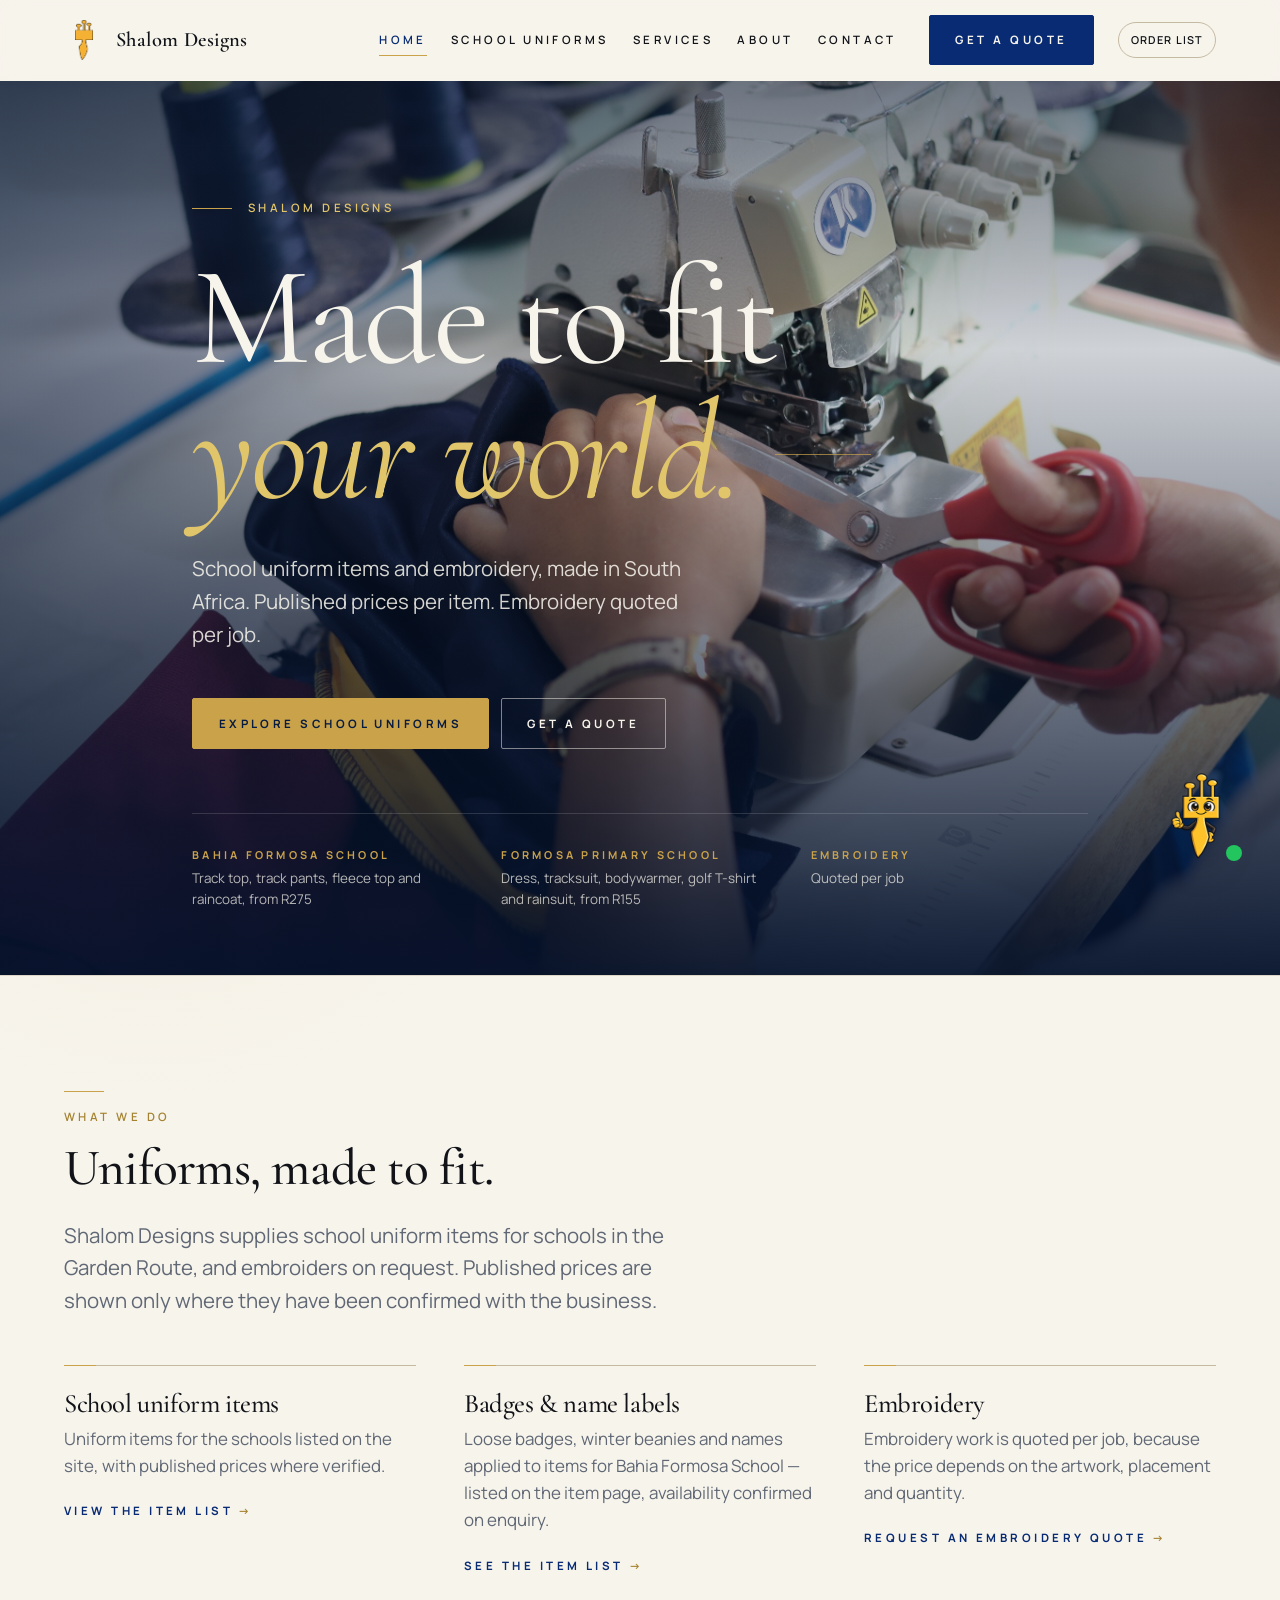
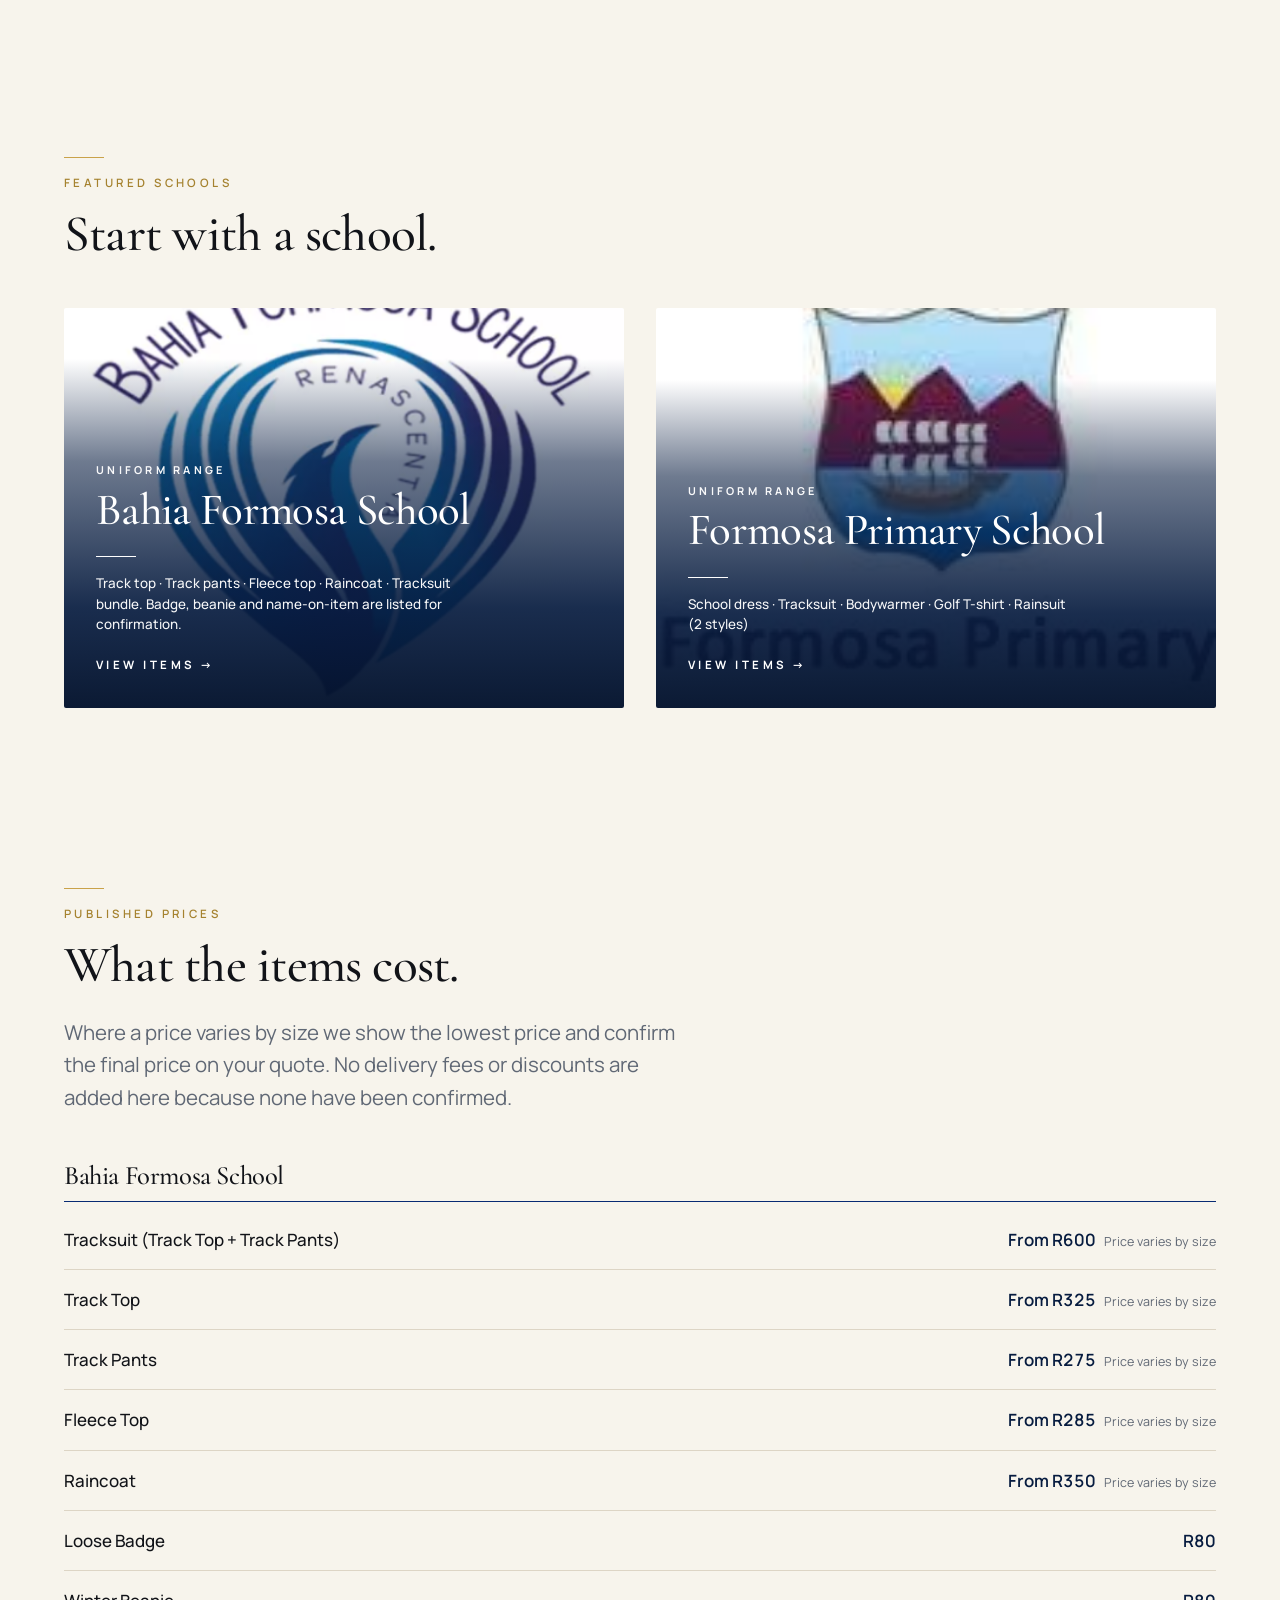
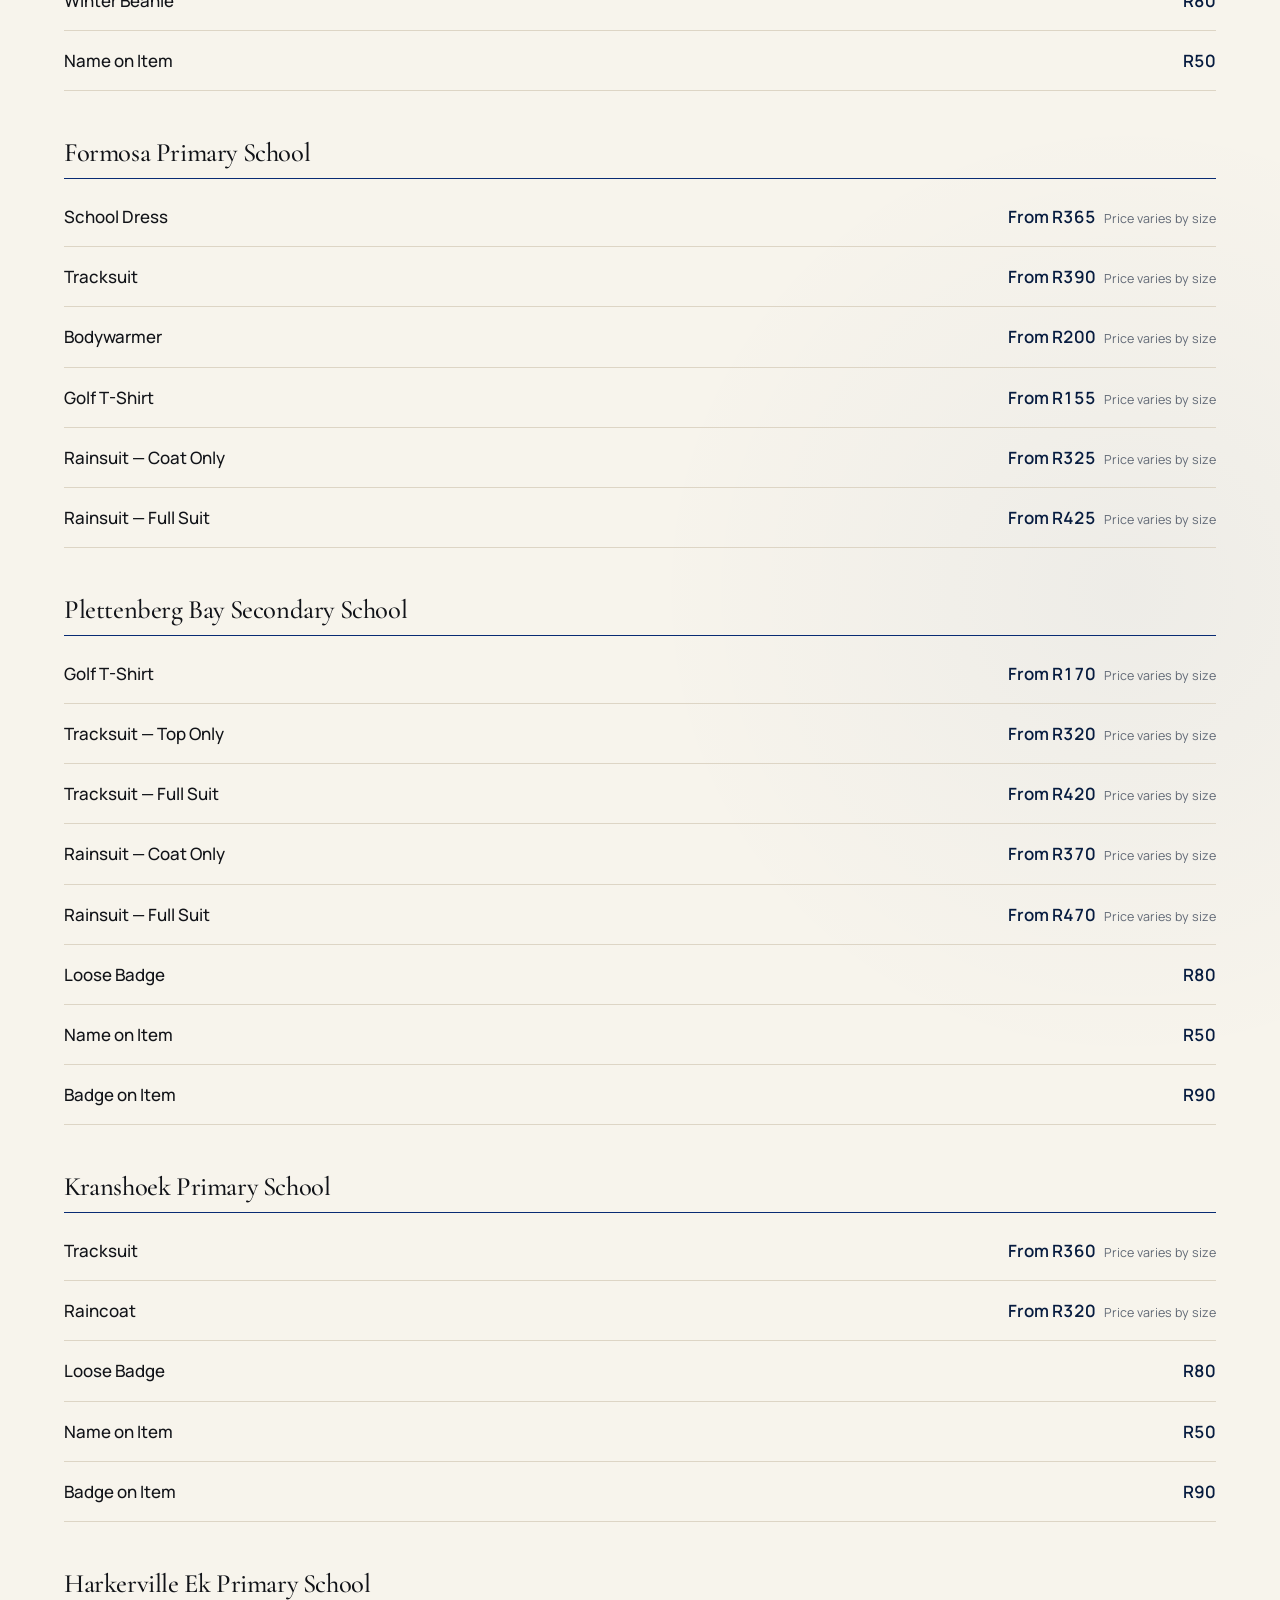
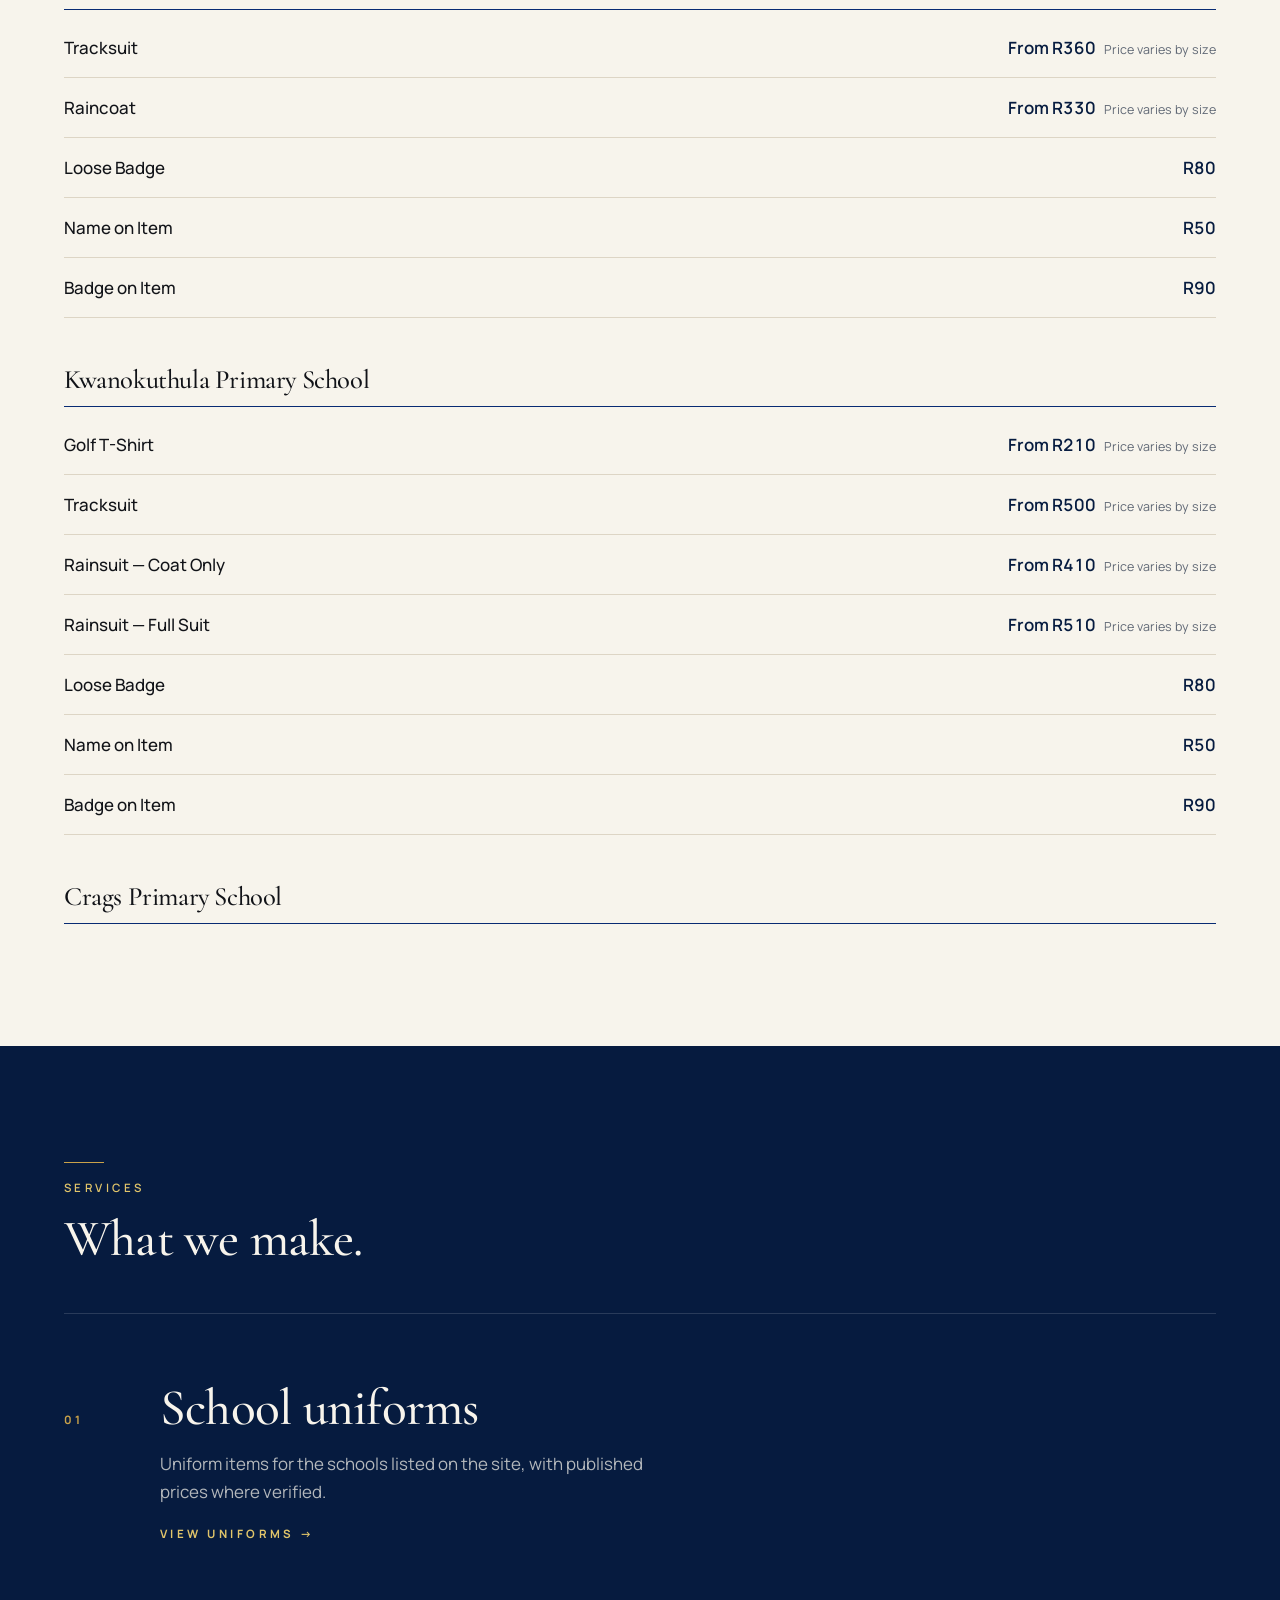
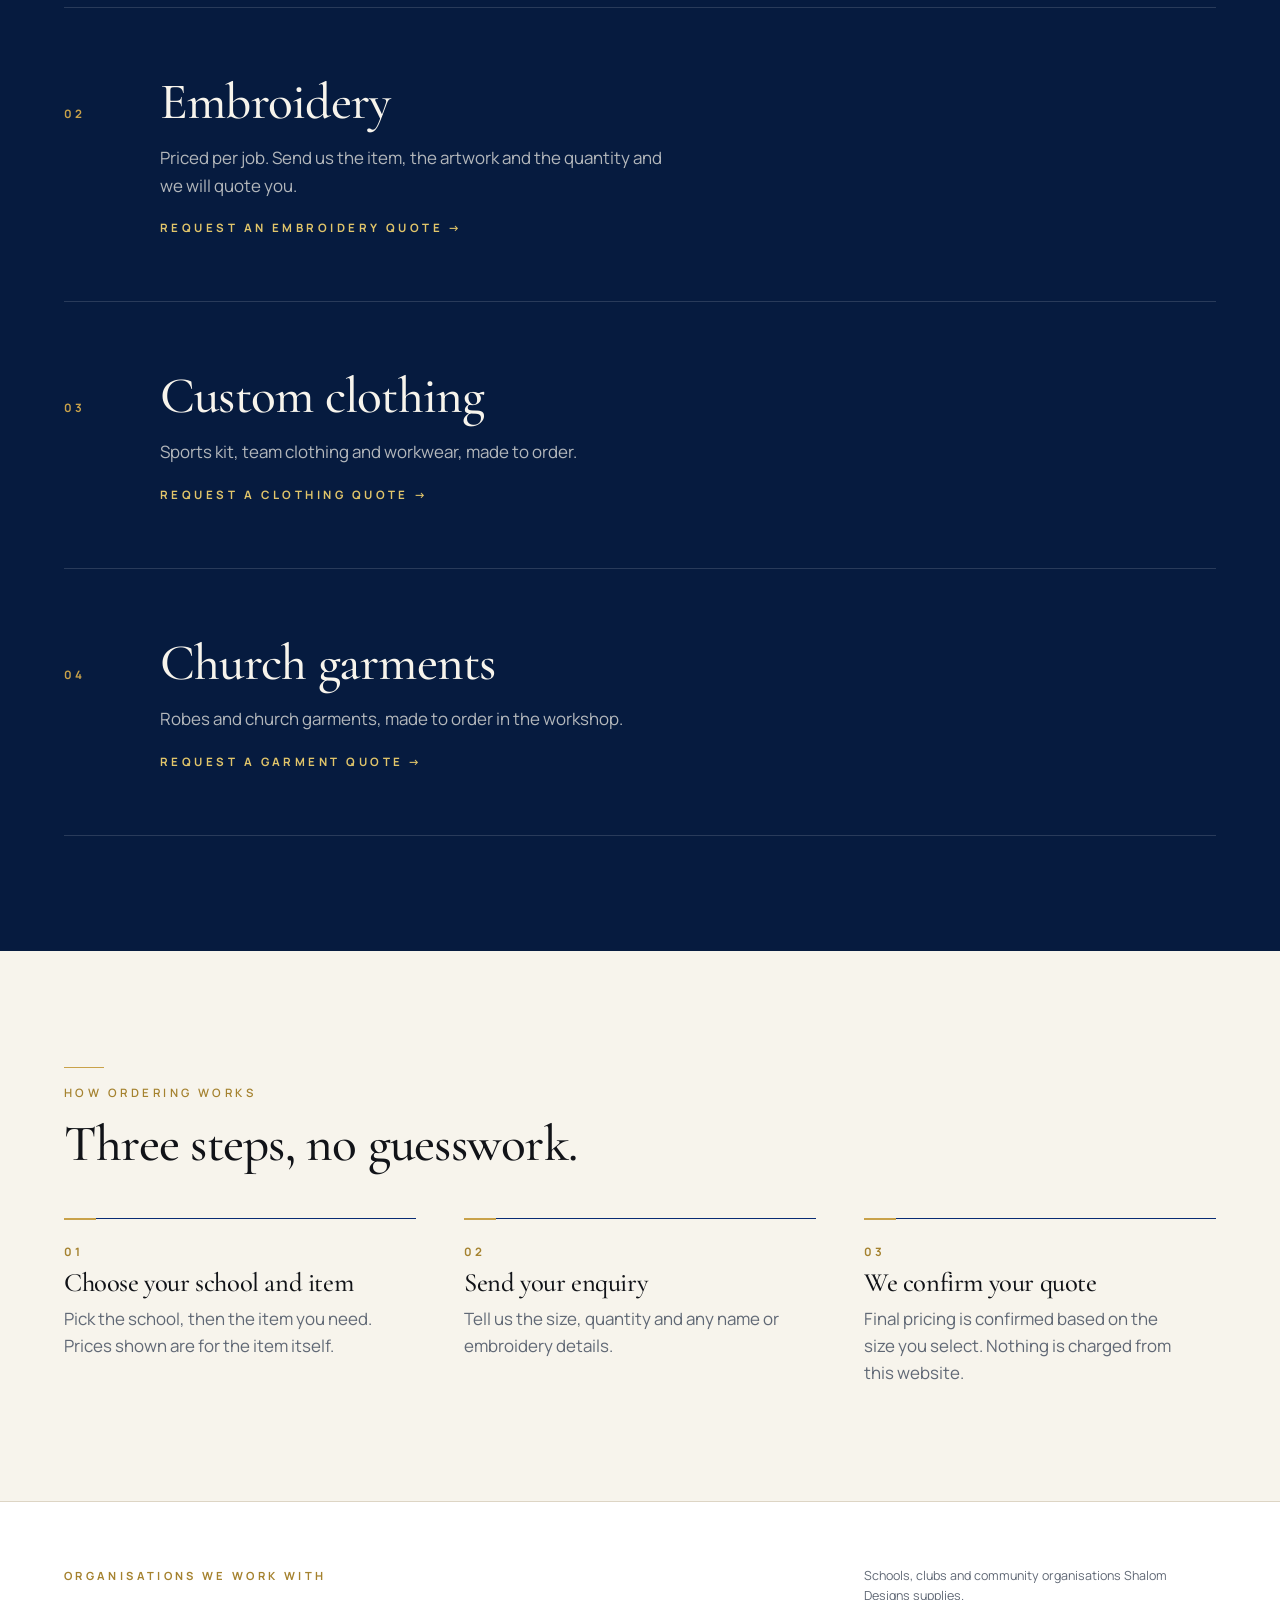
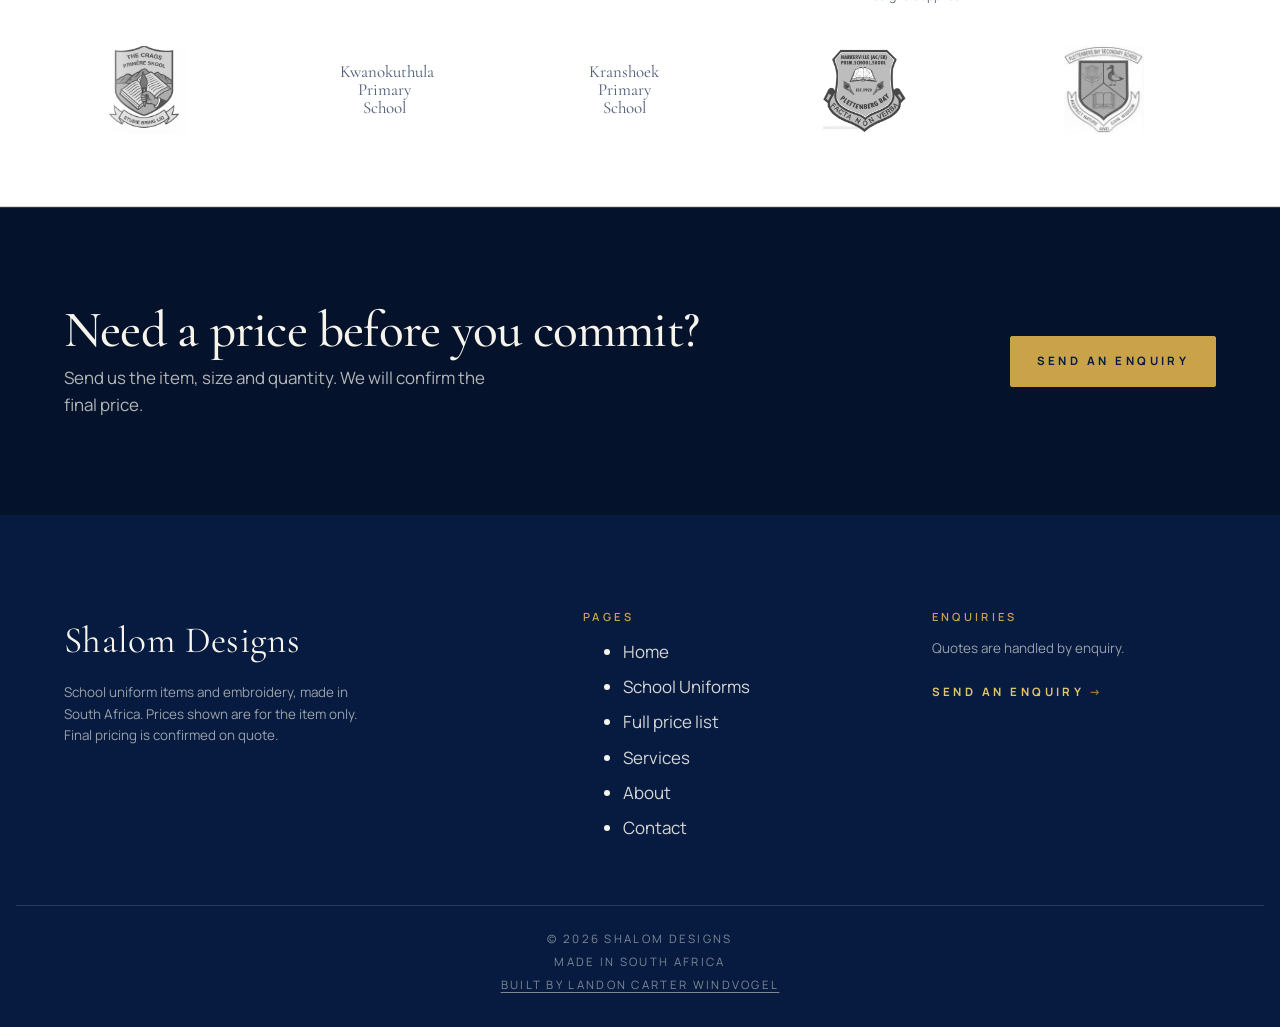
<file: index.html>
<!DOCTYPE html>
<html lang="en-ZA">
<head>
  <meta charset="utf-8">
  <meta name="viewport" content="width=device-width, initial-scale=1">
  <title>Shalom Designs | School Uniforms &amp; Embroidery</title>
  <meta name="description" content="Shalom Designs supplies school uniform items for Garden Route schools and offers embroidery, alterations and custom clothing. Published prices where verified.">
  <link rel="canonical" href="https://shalomdesigns.co.za/">

  <meta property="og:type" content="website">
  <meta property="og:site_name" content="Shalom Designs">
  <meta property="og:title" content="Shalom Designs | School Uniforms &amp; Embroidery">
  <meta property="og:description" content="School uniform items for Garden Route schools, with published prices where verified, plus embroidery and custom clothing.">
  <meta property="og:url" content="https://shalomdesigns.co.za/">
  <meta property="og:locale" content="en_ZA">
  <meta property="og:image" content="https://shalomdesigns.co.za/images/bannerwall.jpg">

  <meta name="twitter:card" content="summary_large_image">
  <meta name="twitter:title" content="Shalom Designs | School Uniforms &amp; Embroidery">
  <meta name="twitter:description" content="School uniform items for Garden Route schools, with published prices where verified.">
  <meta name="twitter:image" content="https://shalomdesigns.co.za/images/bannerwall.jpg">

  <meta name="theme-color" content="#061b3f">

  <script type="application/ld+json">
  {
    "@context": "https://schema.org",
    "@type": "LocalBusiness",
    "name": "Shalom Designs",
    "url": "https://shalomdesigns.co.za/",
    "telephone": "+27727077684",
    "description": "School uniforms, embroidery, alterations and custom clothing in Plettenberg Bay, South Africa.",
    "image": "https://shalomdesigns.co.za/images/bannerwall.jpg",
    "priceRange": "ZAR",
    "address": {
      "@type": "PostalAddress",
      "streetAddress": "6894 Essenhout Street",
      "addressLocality": "Plettenberg Bay",
      "addressCountry": "ZA"
    },
    "areaServed": "Garden Route"
  }
  </script>

  <link rel="icon" href="/images/favicon.png" type="image/png">
  <link rel="preconnect" href="https://fonts.googleapis.com">
  <link rel="preconnect" href="https://fonts.gstatic.com" crossorigin>
  <link rel="preload" href="/images/omisew.jpg" as="image" fetchpriority="high">
  <link rel="stylesheet" href="https://fonts.googleapis.com/css2?family=Cormorant+Garamond:ital,wght@0,400;0,500;0,600;0,700;1,400;1,500&family=Manrope:wght@400;500;600;700&display=swap">

  <link rel="stylesheet" href="/css/base.css">
  <link rel="stylesheet" href="/css/layout.css">
  <link rel="stylesheet" href="/css/components.css">
  <link rel="stylesheet" href="/css/pages.css">
  <link rel="stylesheet" href="/css/school-cards.css">

  <script src="/js/boot.js"></script>
  <script type="module" src="/js/main.js"></script>
</head>
<body data-page="home">
  <a class="skip-link" href="#main">Skip to content</a>

  <header class="site-header" data-header>
    <div class="container header__inner">
      <a class="brand" href="/" aria-label="Shalom Designs — home">
        <span class="brand__logo" aria-hidden="true">
          <img src="/images/favicon.png" alt="">
        </span>
        <span class="brand__name">Shalom Designs</span>
      </a>

      <button class="nav-toggle" type="button" aria-expanded="false" aria-controls="primary-nav" data-nav-toggle>
        <span class="nav-toggle__bars" aria-hidden="true"><span></span><span></span></span>
        <span class="nav-toggle__text">Menu</span>
      </button>

      <nav class="primary-nav" id="primary-nav" aria-label="Primary" data-nav>
        <ul class="primary-nav__list">
          <li><a href="/" aria-current="page">Home</a></li>
          <li><a href="/school-uniforms">School Uniforms</a></li>
          <li><a href="/services">Services</a></li>
          <li><a href="/about">About</a></li>
          <li><a href="/contact">Contact</a></li>
        </ul>
        <a class="btn btn--primary primary-nav__cta" href="/contact#enquiry">Get a quote</a>
      </nav>
            <a class="order-badge" href="/contact#enquiry" data-order-badge aria-label="Order list, empty">
        Order list
        <span class="order-badge__count" data-order-count hidden>0</span>
      </a>
    </div>
  </header>

  <main id="main">

    <!-- ================= HERO ================= -->
    <section class="hero--editorial">
      <div class="hero__media">
        <img src="/images/omisew.jpg" alt="" width="1920" height="1200" fetchpriority="high" decoding="async">
      </div>
      <div class="hero__scrim" aria-hidden="true"></div>

      <div class="container hero__content">
        <p class="hero__brand">Shalom Designs</p>

        <h1 class="hero__title">
          <span class="hero__title-line">Made to fit</span>
          <span class="hero__title-line hero__title-line--accent">your world.</span>
        </h1>

        <p class="hero__lead">
          School uniform items and embroidery, made in South Africa. Published
          prices per item. Embroidery quoted per job.
        </p>

        <div class="hero__actions">
          <a class="btn btn--gold" href="/school-uniforms">Explore school uniforms</a>
          <a class="btn btn--outline-light" href="/contact#enquiry">Get a quote</a>
        </div>

        <dl class="hero__facts">
          <div class="hero__fact">
            <dt>Bahia Formosa School</dt>
            <dd>Track top, track pants, fleece top and raincoat, from R275</dd>
          </div>
          <div class="hero__fact">
            <dt>Formosa Primary School</dt>
            <dd>Dress, tracksuit, bodywarmer, golf T-shirt and rainsuit, from R155</dd>
          </div>
          <div class="hero__fact">
            <dt>Embroidery</dt>
            <dd>Quoted per job</dd>
          </div>
        </dl>
      </div>
    </section>

    <!-- ================= WHAT WE DO ================= -->
    <section class="section" aria-labelledby="what-we-do">
      <div class="container">
        <div class="section__head" data-reveal>
          <hr class="gold-rule">
          <p class="eyebrow" >What we do</p>
          <h2 id="what-we-do">Uniforms, made to fit.</h2>
          <p class="section__lead">
            Shalom Designs supplies school uniform items for schools in the
            Garden Route, and embroiders on request. Published prices are shown
            only where they have been confirmed with the business.
          </p>
        </div>

        <div class="pillars">
          <article class="pillar" data-reveal>
            <h3>School uniform items</h3>
            <p>Uniform items for the schools listed on the site, with published prices where verified.</p>
            <a class="link-arrow" href="/school-uniforms">View the item list</a>
          </article>

          <article class="pillar" data-reveal>
            <h3>Badges &amp; name labels</h3>
            <p>Loose badges, winter beanies and names applied to items for Bahia Formosa School — listed on the item page, availability confirmed on enquiry.</p>
            <a class="link-arrow" href="/school-uniforms">See the item list</a>
          </article>

          <article class="pillar" data-reveal>
            <h3>Embroidery</h3>
            <p>Embroidery work is quoted per job, because the price depends on the artwork, placement and quantity.</p>
            <a class="link-arrow" href="/services#embroidery">Request an embroidery quote</a>
          </article>
        </div>
      </div>
    </section>

    <!-- ================= SCHOOLS ================= -->
    <section class="section section--tight" aria-labelledby="choose-school">
      <div class="container">
        <div class="section__head" data-reveal>
          <hr class="gold-rule">
          <p class="eyebrow">Featured schools</p>
          <h2 id="choose-school">Start with a school.</h2>
        </div>

        <div class="school-cards">
          <a class="school-card school-card--bahia" href="/school-uniforms#bahia-formosa" data-reveal aria-label="View Bahia Formosa School uniform items">
            <span class="school-card__overlay" aria-hidden="true"></span>
            <span class="school-card__content">
              <span class="school-card__eyebrow">Uniform range</span>
              <span class="school-card__name">Bahia Formosa School</span>
              <span class="school-card__rule" aria-hidden="true"></span>
              <span class="school-card__meta">Track top &middot; Track pants &middot; Fleece top &middot; Raincoat &middot; Tracksuit bundle. Badge, beanie and name-on-item are listed for confirmation.</span>
              <span class="school-card__cta" aria-hidden="true">View items</span>
            </span>
          </a>

          <a class="school-card school-card--formosa" href="/school-uniforms#formosa-primary" data-reveal aria-label="View Formosa Primary School uniform items">
            <span class="school-card__overlay" aria-hidden="true"></span>
            <span class="school-card__content">
              <span class="school-card__eyebrow">Uniform range</span>
              <span class="school-card__name">Formosa Primary School</span>
              <span class="school-card__rule" aria-hidden="true"></span>
              <span class="school-card__meta">School dress &middot; Tracksuit &middot; Bodywarmer &middot; Golf T-shirt &middot; Rainsuit (2 styles)</span>
              <span class="school-card__cta" aria-hidden="true">View items</span>
            </span>
          </a>
        </div>
      </div>
    </section>

    <!-- ================= PRICE LIST ================= -->
    <section class="section" aria-labelledby="prices">
      <div class="container">
        <div class="section__head" data-reveal>
          <hr class="gold-rule">
          <p class="eyebrow" >Published prices</p>
          <h2 id="prices">What the items cost.</h2>
          <p class="section__lead">
            Where a price varies by size we show the lowest price and confirm the
            final price on your quote. No delivery fees or discounts are added
            here because none have been confirmed.
          </p>
        </div>

        <div class="price-list" data-price-list data-reveal>
          <noscript>
            <p>Enable JavaScript to view the price list, or <a href="/contact">contact us for a quote</a>.</p>
          </noscript>
        </div>
      </div>
    </section>

    <!-- ================= SERVICES ================= -->
    <section class="section section--dark" aria-labelledby="services">
      <div class="container">
        <div class="section__head" data-reveal>
          <hr class="gold-rule">
          <p class="eyebrow eyebrow--light" >Services</p>
          <h2 id="services">What we make.</h2>
        </div>

        <div class="service-list">
          <a class="service-item" href="/school-uniforms" data-reveal>
            <span class="service-item__num" aria-hidden="true">01</span>
            <span class="service-item__body">
              <span class="service-item__title">School uniforms</span>
              <span class="service-item__desc">
                Uniform items for the schools listed on the site, with published
                prices where verified.
              </span>
              <span class="service-item__cta">View uniforms</span>
            </span>
          </a>

          <a class="service-item" href="/contact#enquiry" data-reveal>
            <span class="service-item__num" aria-hidden="true">02</span>
            <span class="service-item__body">
              <span class="service-item__title">Embroidery</span>
              <span class="service-item__desc">
                Priced per job. Send us the item, the artwork and the quantity
                and we will quote you.
              </span>
              <span class="service-item__cta">Request an embroidery quote</span>
            </span>
          </a>

          <a class="service-item" href="/contact#enquiry" data-reveal>
            <span class="service-item__num" aria-hidden="true">03</span>
            <span class="service-item__body">
              <span class="service-item__title">Custom clothing</span>
              <span class="service-item__desc">
                Sports kit, team clothing and workwear, made to order.
              </span>
              <span class="service-item__cta">Request a clothing quote</span>
            </span>
          </a>

          <a class="service-item" href="/contact#enquiry" data-reveal>
            <span class="service-item__num" aria-hidden="true">04</span>
            <span class="service-item__body">
              <span class="service-item__title">Church garments</span>
              <span class="service-item__desc">
                Robes and church garments, made to order in the workshop.
              </span>
              <span class="service-item__cta">Request a garment quote</span>
            </span>
          </a>
        </div>
      </div>
    </section>

    <!-- ================= HOW IT WORKS ================= -->
    <section class="section" aria-labelledby="how">
      <div class="container">
        <div class="section__head" data-reveal>
          <hr class="gold-rule">
          <p class="eyebrow" >How ordering works</p>
          <h2 id="how">Three steps, no guesswork.</h2>
        </div>

        <ol class="steps">
          <li class="step" data-reveal>
            <span class="step__num">01</span>
            <h3>Choose your school and item</h3>
            <p>Pick the school, then the item you need. Prices shown are for the item itself.</p>
          </li>
          <li class="step" data-reveal>
            <span class="step__num">02</span>
            <h3>Send your enquiry</h3>
            <p>Tell us the size, quantity and any name or embroidery details.</p>
          </li>
          <li class="step" data-reveal>
            <span class="step__num">03</span>
            <h3>We confirm your quote</h3>
            <p>Final pricing is confirmed based on the size you select. Nothing is charged from this website.</p>
          </li>
        </ol>
      </div>
    </section>

        <!-- ================= PARTNERS ================= -->
    <section class="partner-strip" aria-labelledby="partners">
      <div class="container">
        <div class="partner-strip__head">
          <p class="partner-strip__label" id="partners">Organisations we work with</p>
          <p class="partner-strip__note">
            Schools, clubs and community organisations Shalom Designs supplies.
          </p>
        </div>

        <div data-partners>
          <noscript>
            <ul class="partner-strip__list">
              <li class="partner-strip__item">Crags Primary School</li>
              <li class="partner-strip__item">Harkerville School</li>
              <li class="partner-strip__item">Plettenberg Bay Secondary School</li>
              <li class="partner-strip__item">Pirates Soccer Club</li>
              <li class="partner-strip__item">Central Laundry</li>              <li class="partner-strip__item">Department of Rural Development</li>
            </ul>
          </noscript>
        </div>
      </div>
    </section>

    <!-- ================= CTA ================= -->
    <section class="cta-band">
      <div class="container cta-band__inner">
        <div data-reveal>
          <h2>Need a price before you commit?</h2>
          <p>Send us the item, size and quantity. We will confirm the final price.</p>
        </div>
        <a class="btn btn--gold" href="/contact#enquiry">Send an enquiry</a>
      </div>
    </section>

  </main>

  <footer class="site-footer">
    <div class="container footer__inner">
      <div class="footer__brand">
        <p class="footer__name">Shalom Designs</p>
        <p class="footer__note">
          School uniform items and embroidery, made in South Africa. Prices shown
          are for the item only. Final pricing is confirmed on quote.
        </p>
      </div>

      <nav class="footer__nav" aria-label="Footer">
        <h2 class="footer__heading">Pages</h2>
        <ul>
          <li><a href="/">Home</a></li>
          <li><a href="/school-uniforms">School Uniforms</a></li>
          <li><a href="/shop">Full price list</a></li>
          <li><a href="/services">Services</a></li>
          <li><a href="/about">About</a></li>
          <li><a href="/contact">Contact</a></li>
        </ul>
      </nav>

      <div class="footer__contact">
        <h2 class="footer__heading">Enquiries</h2>
        <p>Quotes are handled by enquiry.</p>
        <a class="link-arrow link-arrow--light" href="/contact#enquiry">Send an enquiry</a>
      </div>
    </div>

    <div class="container footer__legal">
      <p>&copy; <span data-year>2026</span> Shalom Designs</p>
      <p>Made in South Africa</p>
    </div>
  </footer>
</body>
</html>
</file>
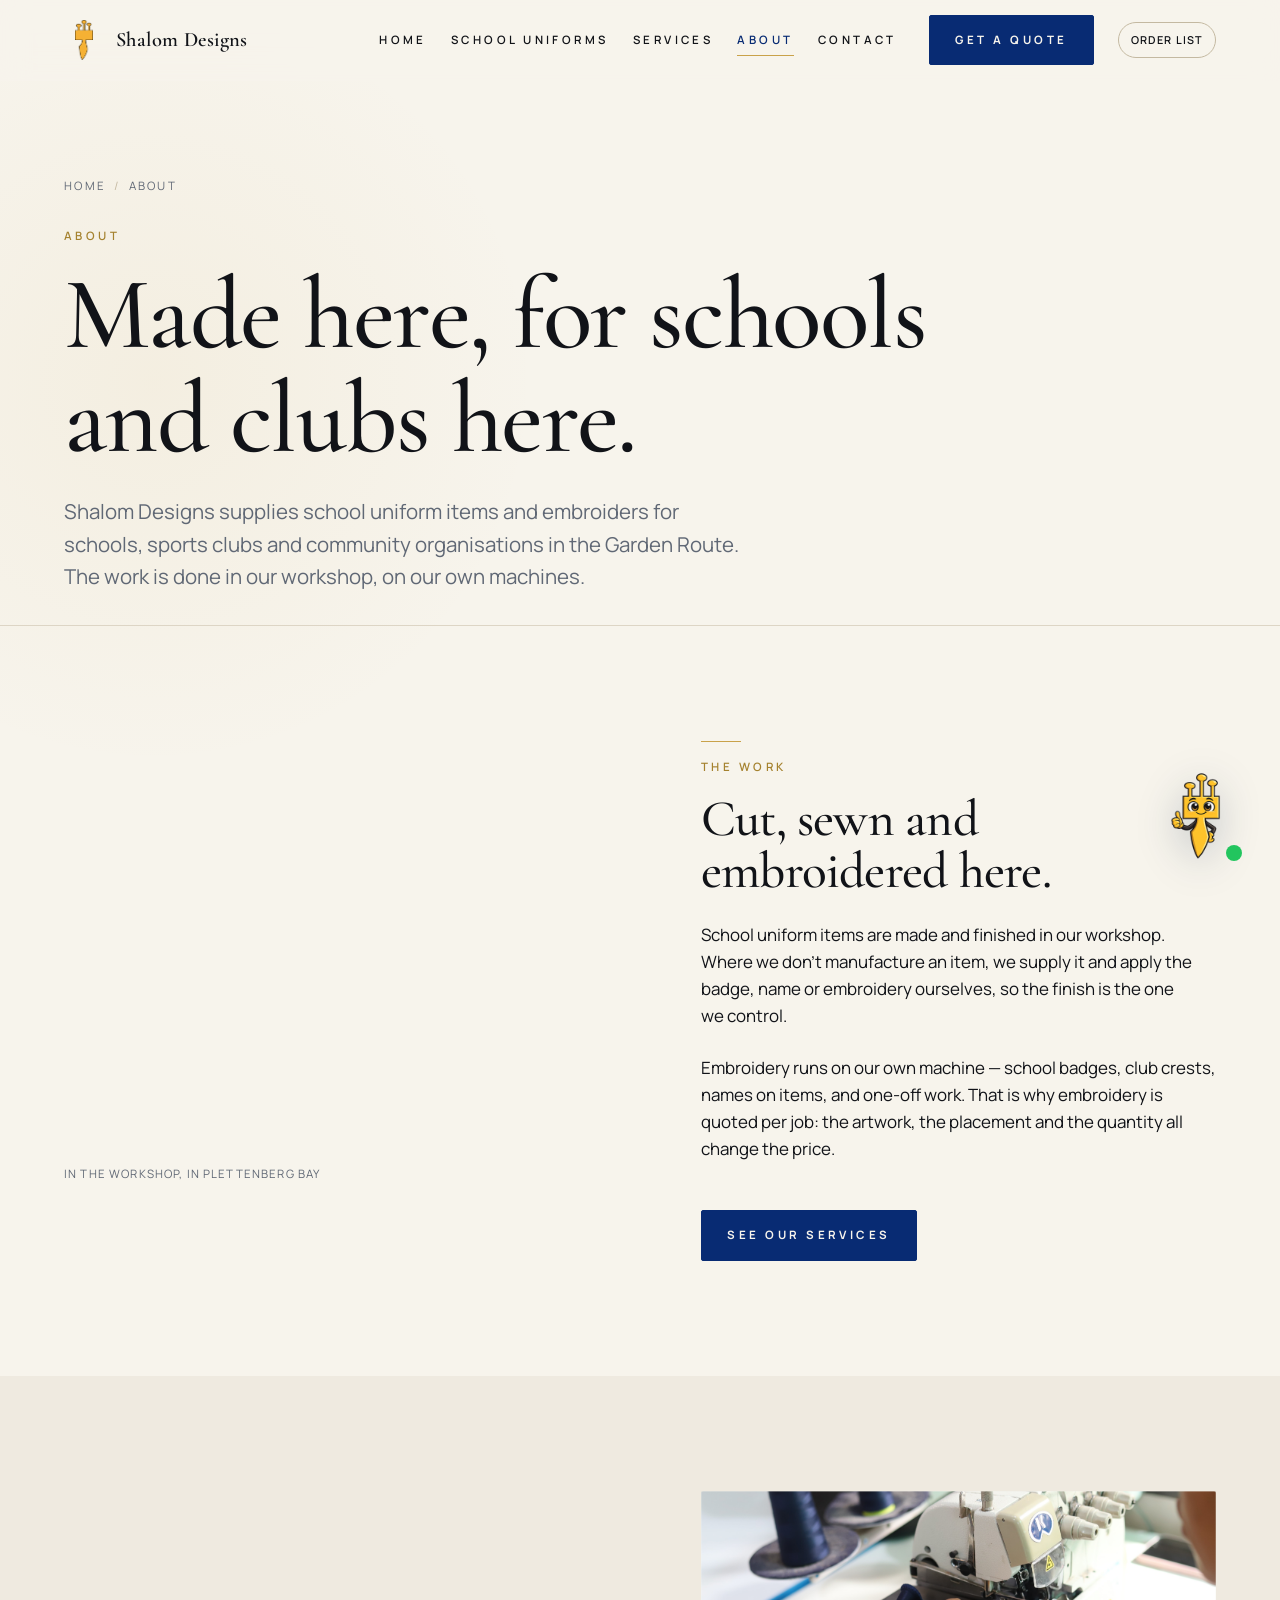
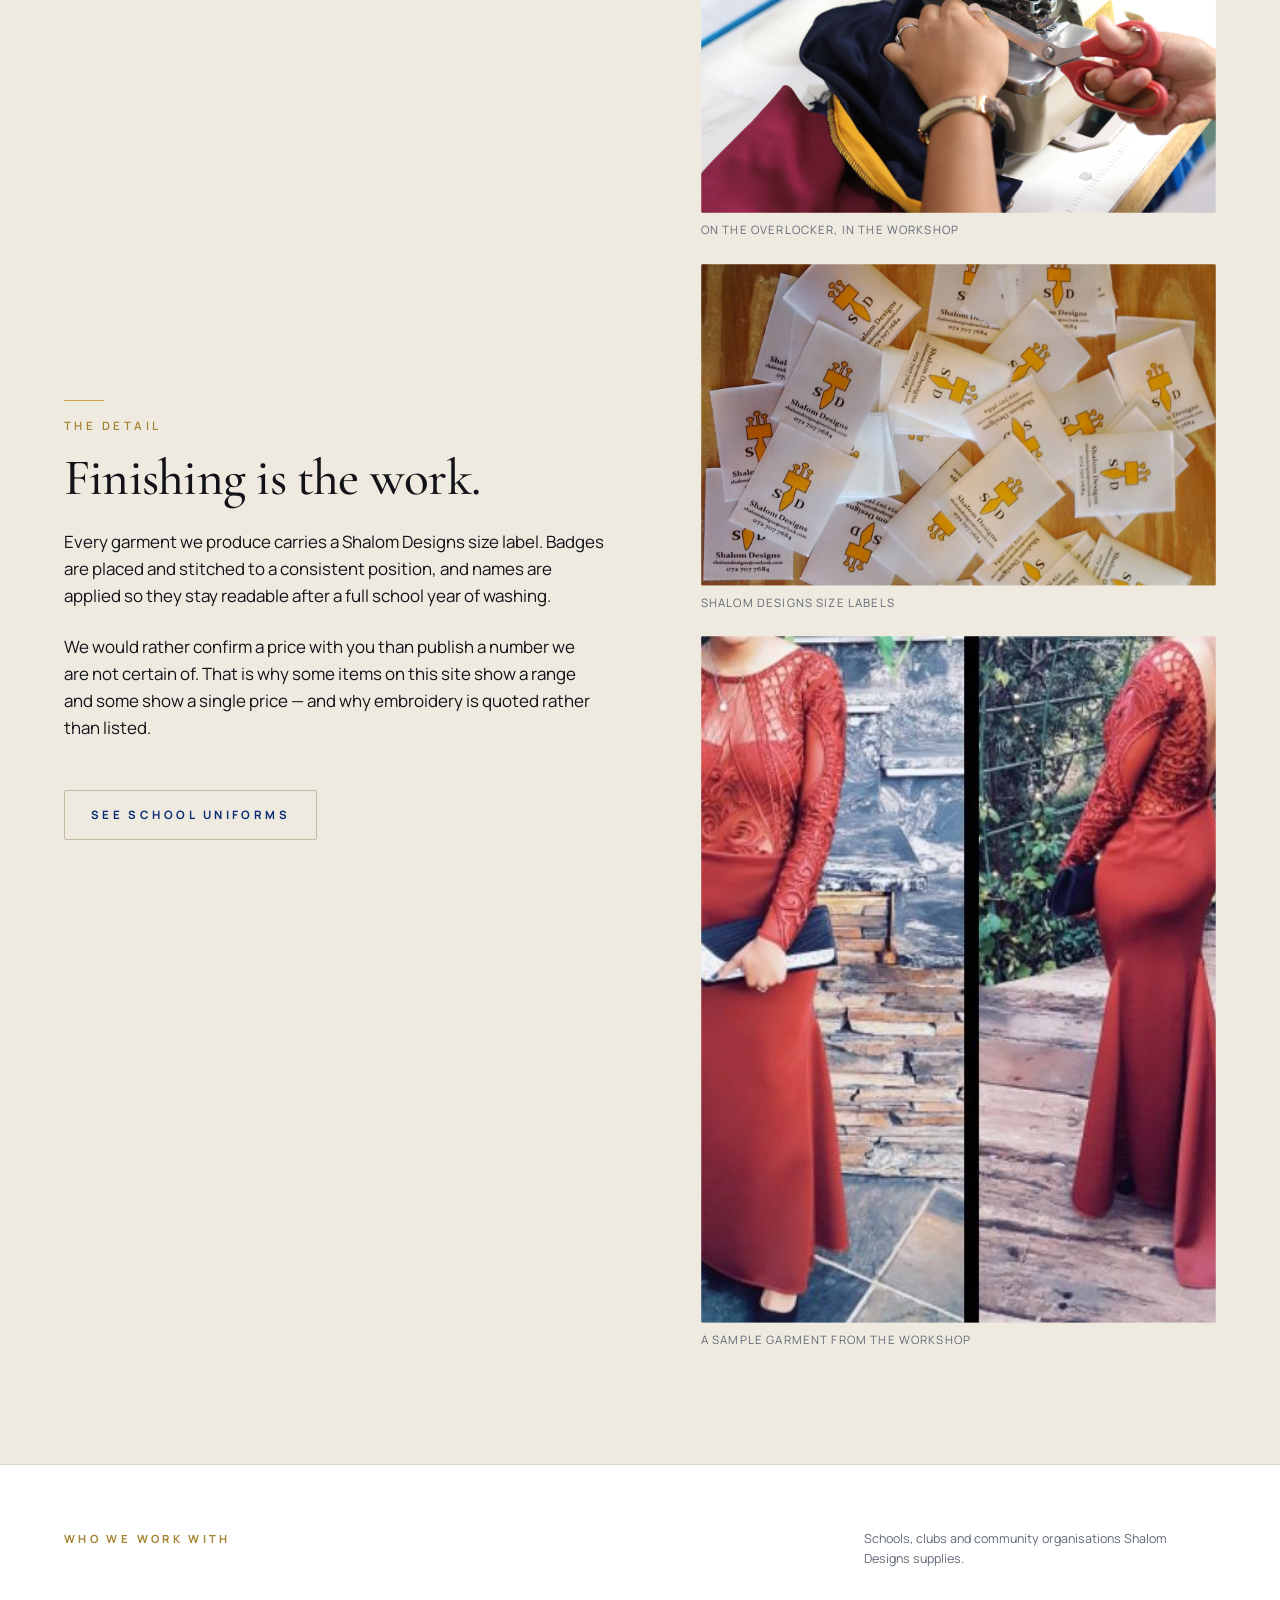
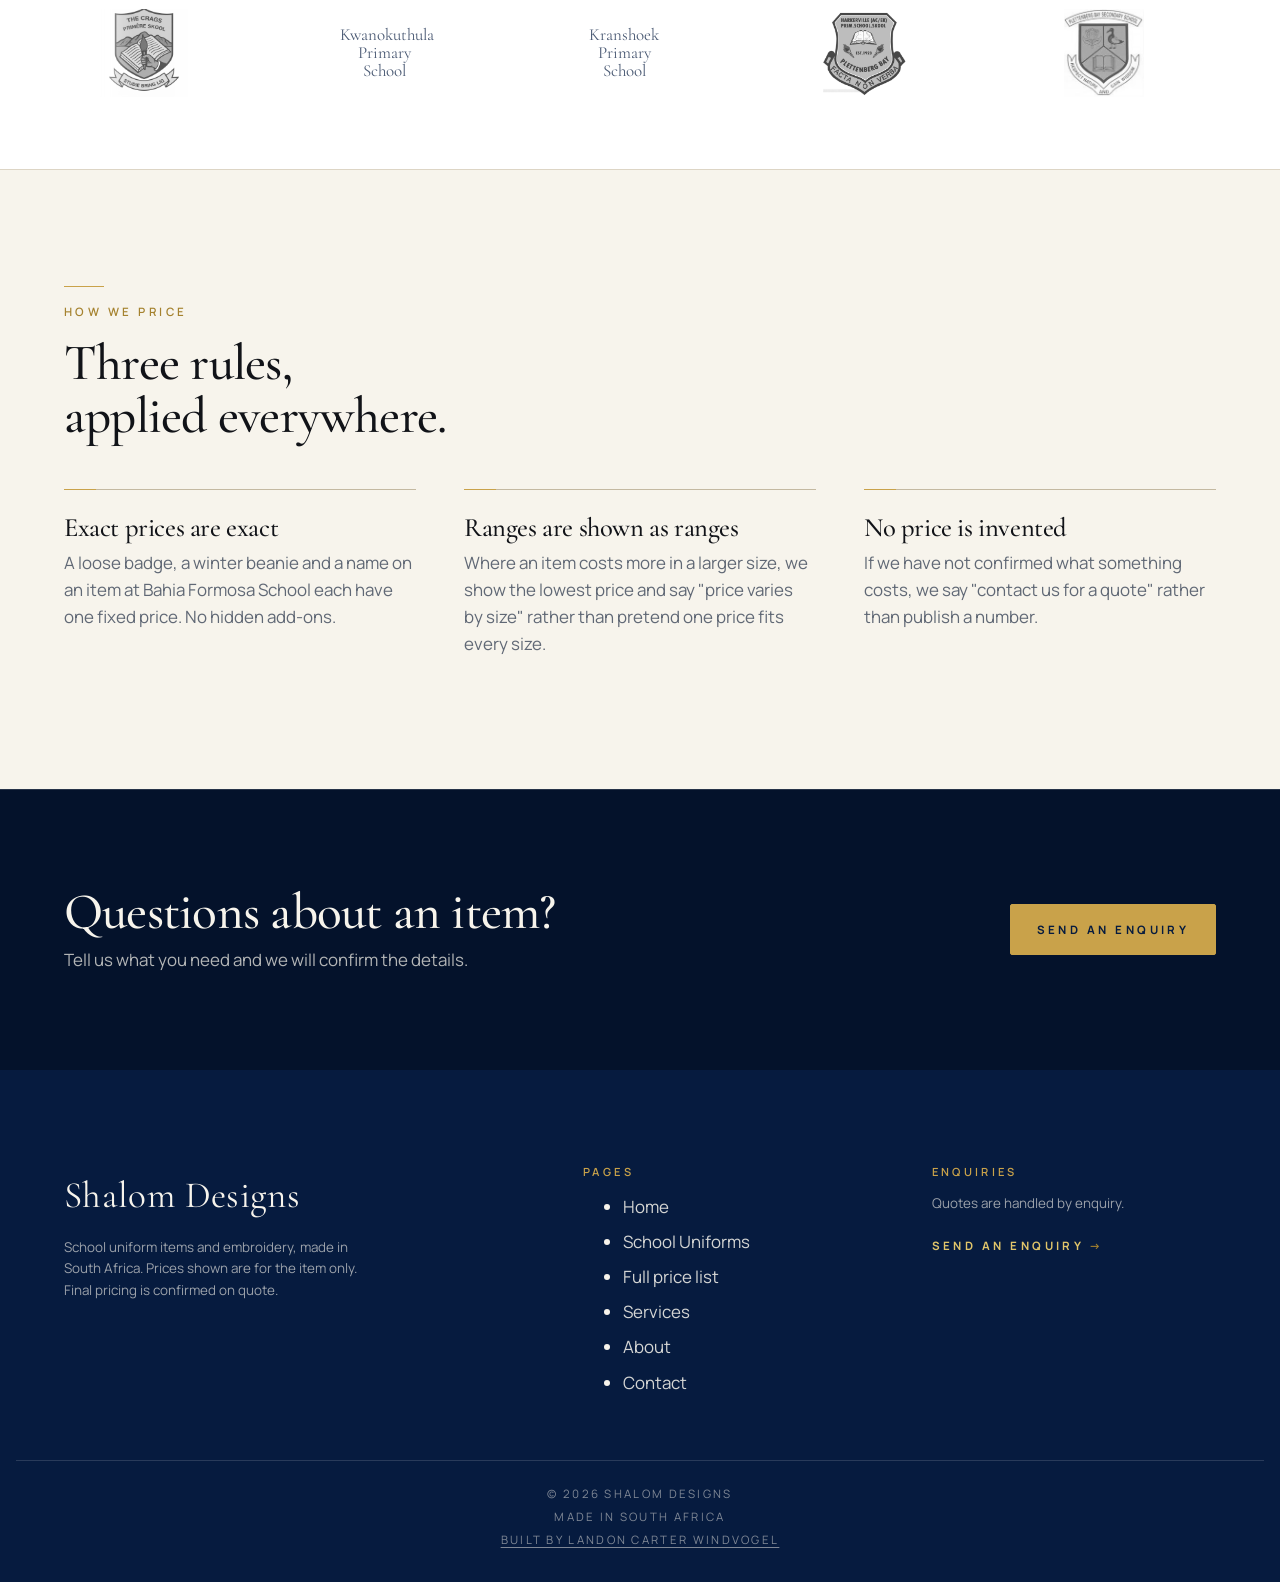
<file: about.html>
<!DOCTYPE html>
<html lang="en-ZA">
<head>
  <meta charset="utf-8">
  <meta name="viewport" content="width=device-width, initial-scale=1">
  <title>About | Shalom Designs</title>
  <meta name="description" content="Shalom Designs supplies school uniform items for Bahia Formosa School and Formosa Primary School, and embroiders for schools, clubs and community organisations across the Garden Route.">
  <link rel="canonical" href="https://shalomdesigns.co.za/about">

  <meta property="og:type" content="website">
  <meta property="og:site_name" content="Shalom Designs">
  <meta property="og:title" content="About | Shalom Designs">
  <meta property="og:description" content="School uniform items and embroidery for schools, clubs and community organisations.">
  <meta property="og:url" content="https://shalomdesigns.co.za/about">
  <meta property="og:locale" content="en_ZA">
  <meta property="og:image" content="https://shalomdesigns.co.za/images/bannerwall.jpg">

  <meta name="theme-color" content="#061b3f">

  <link rel="icon" href="/images/favicon.png" type="image/png">
  <link rel="preconnect" href="https://fonts.googleapis.com">
  <link rel="preconnect" href="https://fonts.gstatic.com" crossorigin>
  <link rel="stylesheet" href="https://fonts.googleapis.com/css2?family=Cormorant+Garamond:ital,wght@0,400;0,500;0,600;0,700;1,400;1,500&family=Manrope:wght@400;500;600;700&display=swap">

  <link rel="stylesheet" href="/css/base.css">
  <link rel="stylesheet" href="/css/layout.css">
  <link rel="stylesheet" href="/css/components.css">
  <link rel="stylesheet" href="/css/pages.css">

  <script src="/js/boot.js"></script>
  <script type="module" src="/js/main.js"></script>
</head>
<body data-page="about">
  <a class="skip-link" href="#main">Skip to content</a>

  <header class="site-header" data-header>
    <div class="container header__inner">
      <a class="brand" href="/" aria-label="Shalom Designs — home">
        <span class="brand__logo" aria-hidden="true">
          <img src="/images/favicon.png" alt="">
        </span>
        <span class="brand__name">Shalom Designs</span>
      </a>

      <button class="nav-toggle" type="button" aria-expanded="false" aria-controls="primary-nav" data-nav-toggle>
        <span class="nav-toggle__bars" aria-hidden="true"><span></span><span></span></span>
        <span class="nav-toggle__text">Menu</span>
      </button>

      <nav class="primary-nav" id="primary-nav" aria-label="Primary" data-nav>
        <ul class="primary-nav__list">
          <li><a href="/">Home</a></li>
          <li><a href="/school-uniforms">School Uniforms</a></li>
          <li><a href="/services">Services</a></li>
          <li><a href="/about" aria-current="page">About</a></li>
          <li><a href="/contact">Contact</a></li>
        </ul>
        <a class="btn btn--primary primary-nav__cta" href="/contact#enquiry">Get a quote</a>
      </nav>
            <a class="order-badge" href="/contact#enquiry" data-order-badge aria-label="Order list, empty">
        Order list
        <span class="order-badge__count" data-order-count hidden>0</span>
      </a>
    </div>
  </header>

  <main id="main">

    <div class="page-hero">
      <div class="container">
        <nav class="breadcrumb" aria-label="Breadcrumb">
          <ol>
            <li><a href="/">Home</a></li>
            <li aria-current="page">About</li>
          </ol>
        </nav>
        <p class="eyebrow">About</p>
        <h1 class="page-hero__title">Made here, for schools and clubs here.</h1>
        <p class="page-hero__lead">
          Shalom Designs supplies school uniform items and embroiders for
          schools, sports clubs and community organisations in the Garden Route.
          The work is done in our workshop, on our own machines.
        </p>
      </div>
    </div>

    <!-- ================= CRAFT ================= -->
    <section class="section" aria-labelledby="craft">
      <div class="container">
        <div class="craft-layout">
          <div class="craft-layout__media">
            <div class="editorial-image editorial-image--wide" data-mask-reveal>
              <img src="/images/community1.jpg"
                   alt="A Shalom Designs trainer guiding a student at a sewing machine"
                   width="1600" height="1067" loading="lazy" decoding="async">
            </div>
            <p class="editorial-image__caption">In the workshop, in Plettenberg Bay</p>
          </div>

          <div>
            <hr class="gold-rule">
            <p class="eyebrow" >The work</p>
            <h2 id="craft">Cut, sewn and embroidered here.</h2>

            <div class="prose prose--spaced">
              <p>
                School uniform items are made and finished in our workshop. Where
                we don't manufacture an item, we supply it and apply the badge,
                name or embroidery ourselves, so the finish is the one we
                control.
              </p>
              <p>
                Embroidery runs on our own machine — school badges, club crests,
                names on items, and one-off work. That is why embroidery is
                quoted per job: the artwork, the placement and the quantity all
                change the price.
              </p>
            </div>

            <div class="hero__actions">
              <a class="btn btn--primary" href="/services">See our services</a>
            </div>
          </div>
        </div>
      </div>
    </section>

    <!-- ================= DETAIL ================= -->
    <section class="section section--alt" aria-labelledby="detail">
      <div class="container">
        <div class="craft-layout">
          <div>
            <hr class="gold-rule">
            <p class="eyebrow" >The detail</p>
            <h2 id="detail">Finishing is the work.</h2>

            <div class="prose prose--spaced">
              <p>
                Every garment we produce carries a Shalom Designs size label.
                Badges are placed and stitched to a consistent position, and
                names are applied so they stay readable after a full school year
                of washing.
              </p>
              <p>
                We would rather confirm a price with you than publish a number we
                are not certain of. That is why some items on this site show a
                range and some show a single price — and why embroidery is
                quoted rather than listed.
              </p>
            </div>

            <div class="hero__actions">
              <a class="btn btn--ghost" href="/school-uniforms">See school uniforms</a>
            </div>
          </div>

          <div class="craft-layout__media">
            <div class="editorial-image editorial-image--wide" data-mask-reveal>
              <img src="/images/omisew.jpg"
                   alt="Hands guiding fabric through an industrial overlocker"
                   width="1600" height="1067" loading="lazy" decoding="async">
            </div>
            <p class="editorial-image__caption">On the overlocker, in the workshop</p>

            <div class="editorial-image editorial-image--wide editorial-image--spaced" data-mask-reveal>
              <img src="/images/label.jpg"
                   alt="Shalom Designs size labels"
                   width="1200" height="800" loading="lazy" decoding="async">
            </div>
            <p class="editorial-image__caption">Shalom Designs size labels</p>

            <div class="editorial-image editorial-image--tall editorial-image--spaced" data-mask-reveal>
              <img src="/images/dress.jpg"
                   alt="A sample garment manufactured by Shalom Designs"
                   width="900" height="1200" loading="lazy" decoding="async">
            </div>
            <p class="editorial-image__caption">A sample garment from the workshop</p>
          </div>
        </div>
      </div>
    </section>

    <!-- ================= PARTNERS ================= -->
    <section class="partner-strip" aria-labelledby="partners">
      <div class="container">
        <div class="partner-strip__head">
          <p class="partner-strip__label" id="partners">Who we work with</p>
          <p class="partner-strip__note">
            Schools, clubs and community organisations Shalom Designs supplies.
          </p>
        </div>

        <div data-partners>
          <noscript>
            <ul class="partner-strip__list">
              <li class="partner-strip__item">Crags Primary School</li>
              <li class="partner-strip__item">Harkerville School</li>
              <li class="partner-strip__item">Plettenberg Bay Secondary School</li>
              <li class="partner-strip__item">Pirates Soccer Club</li>
              <li class="partner-strip__item">Central Laundry</li>              <li class="partner-strip__item">Department of Rural Development</li>
            </ul>
          </noscript>
        </div>
      </div>
    </section>

    <!-- ================= PRINCIPLES ================= -->
    <section class="section" aria-labelledby="principles">
      <div class="container">
        <div class="section__head" data-reveal>
          <hr class="gold-rule">
          <p class="eyebrow" >How we price</p>
          <h2 id="principles">Three rules, applied everywhere.</h2>
        </div>

        <div class="pillars">
          <article class="pillar" data-reveal>
            <h3>Exact prices are exact</h3>
            <p>
              A loose badge, a winter beanie and a name on an item at Bahia
              Formosa School each have one fixed price. No hidden add-ons.
            </p>
          </article>

          <article class="pillar" data-reveal>
            <h3>Ranges are shown as ranges</h3>
            <p>
              Where an item costs more in a larger size, we show the lowest
              price and say "price varies by size" rather than pretend one
              price fits every size.
            </p>
          </article>

          <article class="pillar" data-reveal>
            <h3>No price is invented</h3>
            <p>
              If we have not confirmed what something costs, we say "contact us
              for a quote" rather than publish a number.
            </p>
          </article>
        </div>
      </div>
    </section>

    <section class="cta-band">
      <div class="container cta-band__inner">
        <div data-reveal>
          <h2>Questions about an item?</h2>
          <p>Tell us what you need and we will confirm the details.</p>
        </div>
        <a class="btn btn--gold" href="/contact#enquiry">Send an enquiry</a>
      </div>
    </section>

  </main>

  <footer class="site-footer">
    <div class="container footer__inner">
      <div class="footer__brand">
        <p class="footer__name">Shalom Designs</p>
        <p class="footer__note">
          School uniform items and embroidery, made in South Africa. Prices shown
          are for the item only. Final pricing is confirmed on quote.
        </p>
      </div>

      <nav class="footer__nav" aria-label="Footer">
        <h2 class="footer__heading">Pages</h2>
        <ul>
          <li><a href="/">Home</a></li>
          <li><a href="/school-uniforms">School Uniforms</a></li>
          <li><a href="/shop">Full price list</a></li>
          <li><a href="/services">Services</a></li>
          <li><a href="/about">About</a></li>
          <li><a href="/contact">Contact</a></li>
        </ul>
      </nav>

      <div class="footer__contact">
        <h2 class="footer__heading">Enquiries</h2>
        <p>Quotes are handled by enquiry.</p>
        <a class="link-arrow link-arrow--light" href="/contact#enquiry">Send an enquiry</a>
      </div>
    </div>

    <div class="container footer__legal">
      <p>&copy; <span data-year>2026</span> Shalom Designs</p>
      <p>Made in South Africa</p>
    </div>
  </footer>
</body>
</html>
</file>
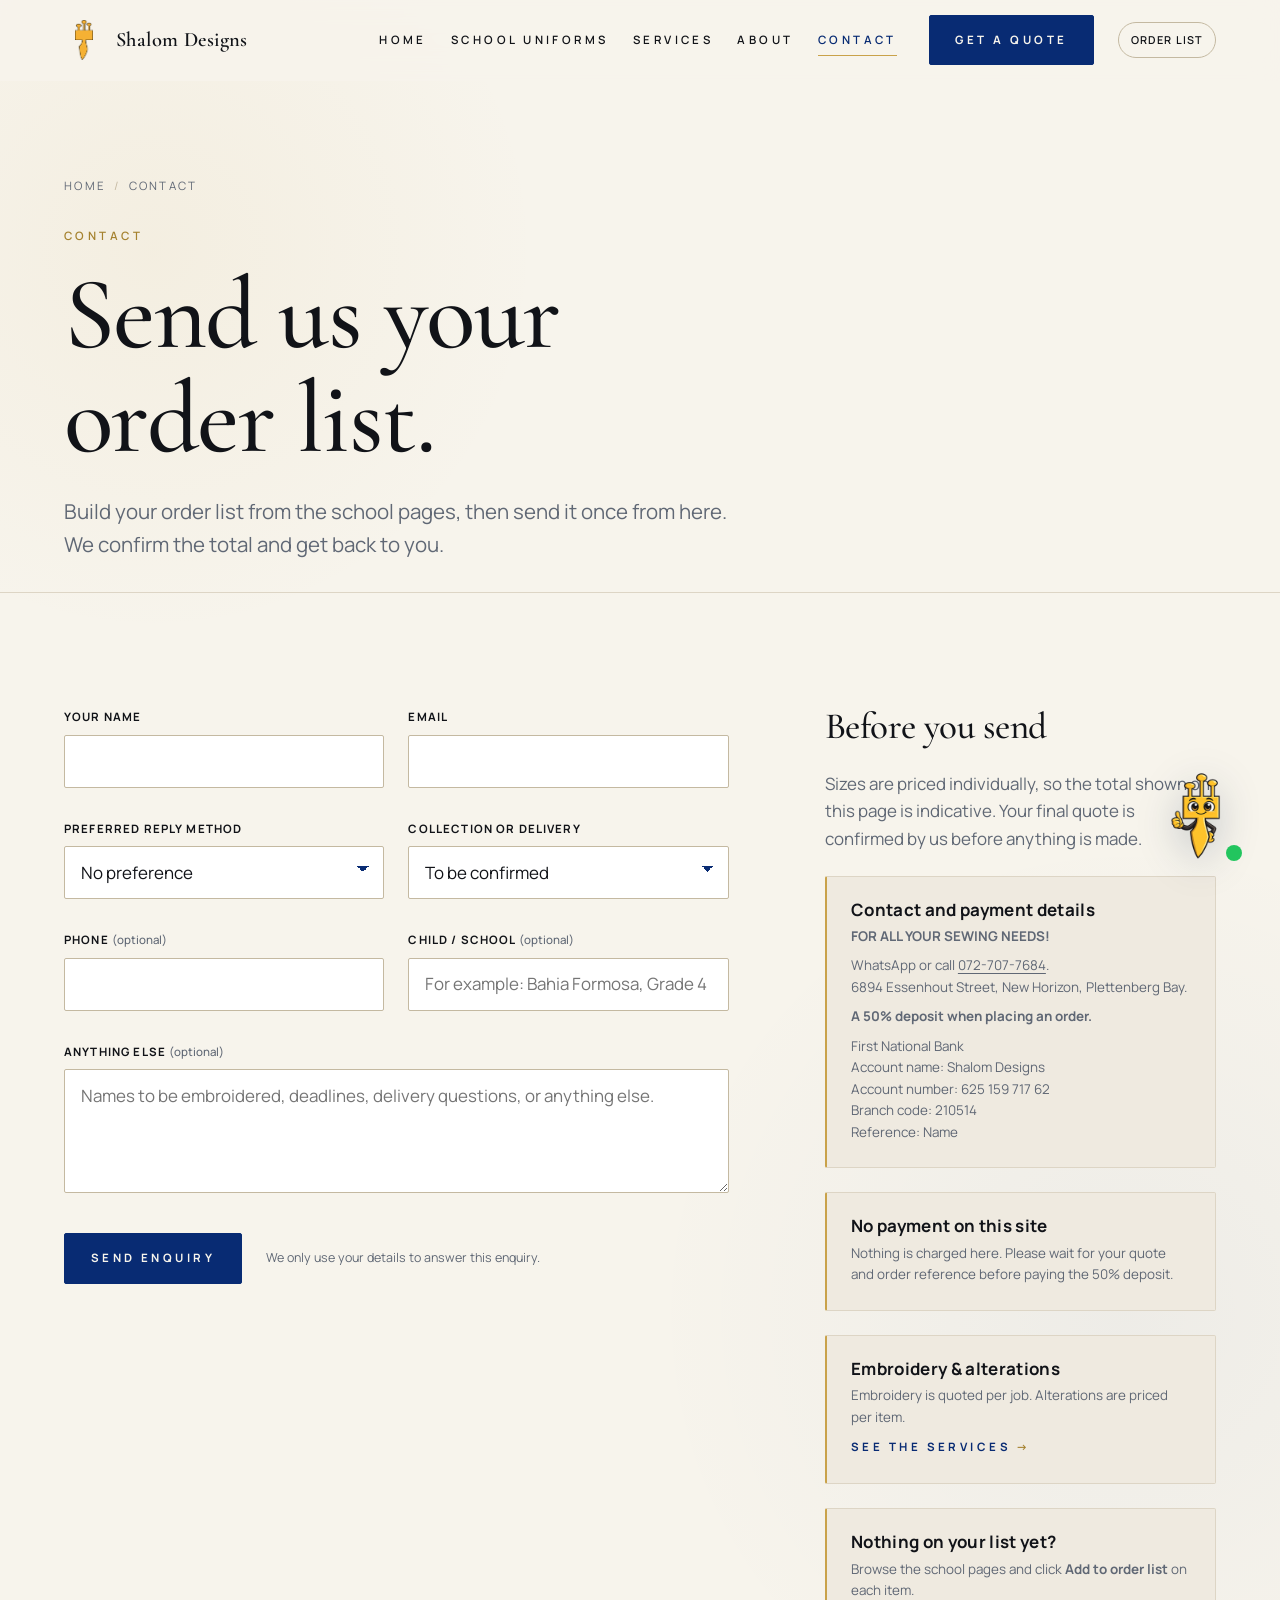
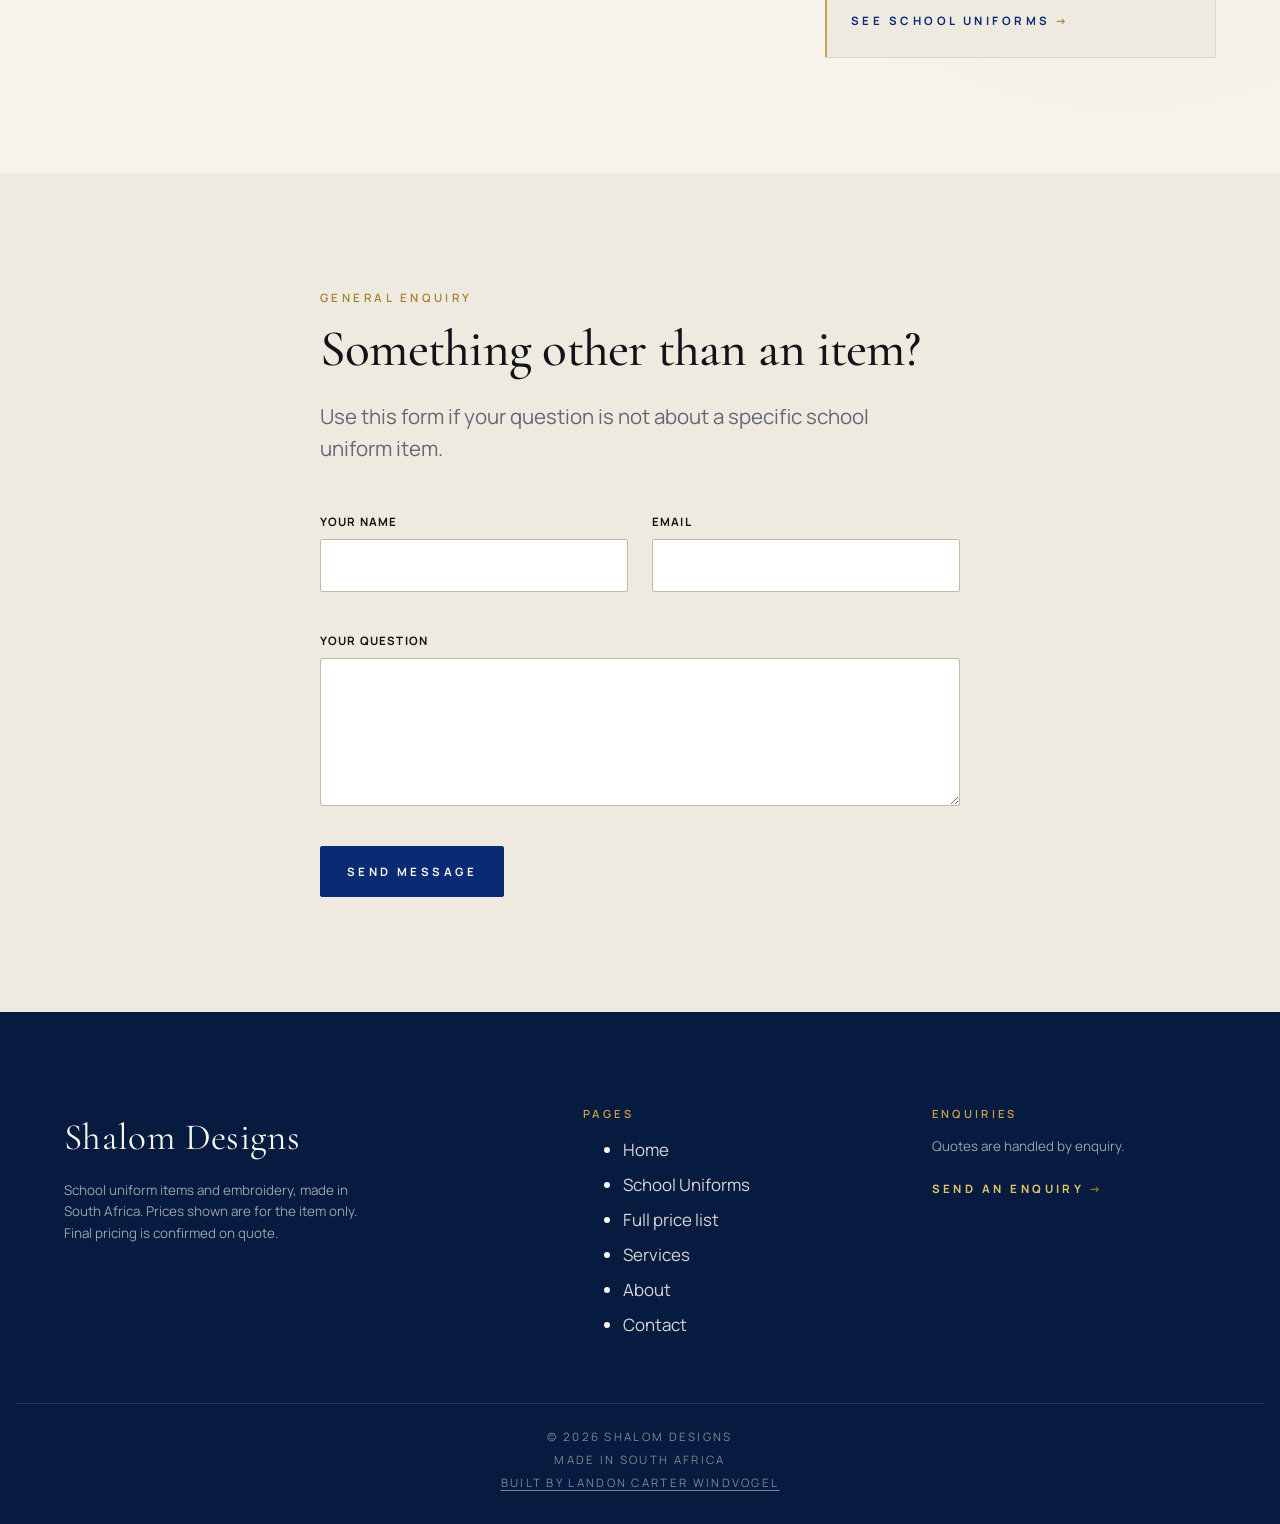
<file: contact.html>
<!DOCTYPE html>
<html lang="en-ZA">
<head>
  <meta charset="utf-8">
  <meta name="viewport" content="width=device-width, initial-scale=1">
  <title>Contact &amp; Quotes | Shalom Designs</title>
  <meta name="description" content="Send Shalom Designs an enquiry for school uniform items, alterations or an embroidery quote. Tell us the school, sizes and quantities and we will confirm the price.">
  <link rel="canonical" href="https://shalomdesigns.co.za/contact">

  <meta property="og:type" content="website">
  <meta property="og:site_name" content="Shalom Designs">
  <meta property="og:title" content="Contact &amp; Quotes | Shalom Designs">
  <meta property="og:description" content="Send an enquiry for school uniform items, alterations or an embroidery quote.">
  <meta property="og:url" content="https://shalomdesigns.co.za/contact">
  <meta property="og:locale" content="en_ZA">
  <meta property="og:image" content="https://shalomdesigns.co.za/images/bannerwall.jpg">

  <meta name="theme-color" content="#061b3f">

  <link rel="icon" href="/images/favicon.png" type="image/png">
  <link rel="preconnect" href="https://fonts.googleapis.com">
  <link rel="preconnect" href="https://fonts.gstatic.com" crossorigin>
  <link rel="stylesheet" href="https://fonts.googleapis.com/css2?family=Cormorant+Garamond:ital,wght@0,400;0,500;0,600;0,700;1,400;1,500&family=Manrope:wght@400;500;600;700&display=swap">

  <link rel="stylesheet" href="/css/base.css">
  <link rel="stylesheet" href="/css/layout.css">
  <link rel="stylesheet" href="/css/components.css">
  <link rel="stylesheet" href="/css/pages.css">

  <script src="/js/boot.js"></script>
  <script type="module" src="/js/main.js"></script>
</head>
<body data-page="contact">
  <a class="skip-link" href="#main">Skip to content</a>

  <header class="site-header" data-header>
    <div class="container header__inner">
      <a class="brand" href="/" aria-label="Shalom Designs — home">
        <span class="brand__logo" aria-hidden="true">
          <img src="/images/favicon.png" alt="">
        </span>
        <span class="brand__name">Shalom Designs</span>
      </a>

      <button class="nav-toggle" type="button" aria-expanded="false" aria-controls="primary-nav" data-nav-toggle>
        <span class="nav-toggle__bars" aria-hidden="true"><span></span><span></span></span>
        <span class="nav-toggle__text">Menu</span>
      </button>

      <nav class="primary-nav" id="primary-nav" aria-label="Primary" data-nav>
        <ul class="primary-nav__list">
          <li><a href="/">Home</a></li>
          <li><a href="/school-uniforms">School Uniforms</a></li>
          <li><a href="/services">Services</a></li>
          <li><a href="/about">About</a></li>
          <li><a href="/contact" aria-current="page">Contact</a></li>
        </ul>
        <a class="btn btn--primary primary-nav__cta" href="/contact#enquiry">Get a quote</a>
      </nav>

      <a class="order-badge" href="/contact#enquiry" data-order-badge aria-label="Order list, empty">
        Order list
        <span class="order-badge__count" data-order-count hidden>0</span>
      </a>
    </div>
  </header>

  <main id="main">

    <div class="page-hero">
      <div class="container">
        <nav class="breadcrumb" aria-label="Breadcrumb">
          <ol>
            <li><a href="/">Home</a></li>
            <li aria-current="page">Contact</li>
          </ol>
        </nav>
        <p class="eyebrow">Contact</p>
        <h1 class="page-hero__title">Send us your order list.</h1>
        <p class="page-hero__lead">
          Build your order list from the school pages, then send it once from
          here. We confirm the total and get back to you.
        </p>
      </div>
    </div>

    <section class="section" id="enquiry" aria-labelledby="enquiry-heading">
      <div class="container contact-layout">

        <div>
          <h2 id="enquiry-heading" class="visually-hidden">Enquiry form</h2>

          <form
            class="form"
            name="enquiry"
            method="POST"
            action="/thank-you.html"
            data-netlify="true"
            netlify-honeypot="bot-field"
            data-quote-form
           
          >
            <input type="hidden" name="form-name" value="enquiry">
            <input type="hidden" name="order-reference" value="">
            <p class="honeypot" aria-hidden="true">
              <label for="bot-field">Leave this field empty</label>
              <input id="bot-field" name="bot-field" type="text" tabindex="-1" autocomplete="off">
            </p>

            <div class="order-list" data-order-list hidden></div>
            <input type="hidden" name="order-list" value="">

            <div class="form__grid">

              <div class="form__row form__row--2">
                <div class="field">
                  <label class="field__label" for="q-name">Your name</label>
                  <input class="field__input" id="q-name" name="name" type="text"
                         autocomplete="name" required
                         data-required-message="Please tell us your name.">
                  <p class="field__error" data-error role="alert"></p>
                </div>

                <div class="field">
                  <label class="field__label" for="q-email">Email</label>
                  <input class="field__input" id="q-email" name="email" type="email"
                         autocomplete="email" required
                         data-required-message="Please enter your email address so we can reply.">
                  <p class="field__error" data-error role="alert"></p>
                </div>
              </div>

              <div class="form__row form__row--2">
                <div class="field">
                  <label class="field__label" for="q-contact-preference">Preferred reply method</label>
                  <select class="field__input" id="q-contact-preference" name="contact-preference">
                    <option value="">No preference</option>
                    <option value="email">Email</option>
                    <option value="phone">Phone call</option>
                    <option value="whatsapp">WhatsApp</option>
                  </select>
                  <p class="field__error" data-error role="alert"></p>
                </div>

                <div class="field">
                  <label class="field__label" for="q-fulfilment">Collection or delivery</label>
                  <select class="field__input" id="q-fulfilment" name="fulfilment">
                    <option value="">To be confirmed</option>
                    <option value="collection">Collection</option>
                    <option value="local-delivery">Local delivery</option>
                    <option value="delivery-quote">Delivery quote required</option>
                  </select>
                  <p class="field__error" data-error role="alert"></p>
                </div>
              </div>

              <div class="form__row form__row--2">
                <div class="field">
                  <label class="field__label" for="q-phone">
                    Phone <span class="field__optional">(optional)</span>
                  </label>
                  <input class="field__input" id="q-phone" name="phone" type="tel"
                         autocomplete="tel">
                  <p class="field__error" data-error role="alert"></p>
                </div>

                <div class="field">
                  <label class="field__label" for="q-school">
                    Child / school <span class="field__optional">(optional)</span>
                  </label>
                  <input class="field__input" id="q-school" name="school-note" type="text"
                         autocomplete="off" placeholder="For example: Bahia Formosa, Grade 4">
                  <p class="field__error" data-error role="alert"></p>
                </div>
              </div>

              <div class="field">
                <label class="field__label" for="q-message">
                  Anything else <span class="field__optional">(optional)</span>
                </label>
                <textarea class="field__input" id="q-message" name="message" rows="4"
                          placeholder="Names to be embroidered, deadlines, delivery questions, or anything else."></textarea>
                <p class="field__error" data-error role="alert"></p>
              </div>

            </div>

            <div class="form__actions">
              <button class="btn btn--primary" type="submit">Send enquiry</button>
              <p class="field__hint">
                We only use your details to answer this enquiry.
              </p>
            </div>

            <p class="form__status" data-form-status role="status" aria-live="polite" hidden></p>
          </form>
        </div>

        <aside class="contact-aside" aria-labelledby="aside-heading">
          <h2 id="aside-heading">Before you send</h2>
          <p>
            Sizes are priced individually, so the total shown on this page is
            indicative. Your final quote is confirmed by us before anything is
            made.
          </p>

          <div class="callout">
            <h3>Contact and payment details</h3>
            <p><strong>FOR ALL YOUR SEWING NEEDS!</strong></p>
            <p>
              WhatsApp or call <a href="tel:+27727077684">072-707-7684</a>.<br>
              6894 Essenhout Street, New Horizon, Plettenberg Bay.
            </p>
            <p><strong>A 50% deposit when placing an order.</strong></p>
            <p>
              First National Bank<br>
              Account name: Shalom Designs<br>
              Account number: 625 159 717 62<br>
              Branch code: 210514<br>
              Reference: Name
            </p>
          </div>

          <div class="callout">
            <h3>No payment on this site</h3>
            <p>
              Nothing is charged here. Please wait for your quote and order
              reference before paying the 50% deposit.
            </p>
          </div>

          <div class="callout">
            <h3>Embroidery &amp; alterations</h3>
            <p>Embroidery is quoted per job. Alterations are priced per item.</p>
            <p><a class="link-arrow" href="/services">See the services</a></p>
          </div>

          <div class="callout">
            <h3>Nothing on your list yet?</h3>
            <p>
              Browse the school pages and click <strong>Add to order list</strong>
              on each item.
            </p>
            <p><a class="link-arrow" href="/school-uniforms">See school uniforms</a></p>
          </div>
        </aside>

      </div>
    </section>

    <!-- ================= GENERAL CONTACT ================= -->
    <section class="section section--alt" aria-labelledby="general-heading">
      <div class="container container--narrow">
        <div class="section__head" data-reveal>
          <p class="eyebrow">General enquiry</p>
          <h2 id="general-heading">Something other than an item?</h2>
          <p class="section__lead">
            Use this form if your question is not about a specific school uniform item.
          </p>
        </div>

        <form
          class="form"
          name="contact"
          method="POST"
          action="/thank-you.html"
          data-netlify="true"
          netlify-honeypot="bot-field"
          data-contact-form
         
        >
          <input type="hidden" name="form-name" value="contact">
          <p class="honeypot" aria-hidden="true">
            <label for="c-bot-field">Leave this field empty</label>
            <input id="c-bot-field" name="bot-field" type="text" tabindex="-1" autocomplete="off">
          </p>

          <div class="form__row form__row--2">
            <div class="field">
              <label class="field__label" for="c-name">Your name</label>
              <input class="field__input" id="c-name" name="name" type="text"
                     autocomplete="name" required
                     data-required-message="Please tell us your name.">
              <p class="field__error" data-error role="alert"></p>
            </div>

            <div class="field">
              <label class="field__label" for="c-email">Email</label>
              <input class="field__input" id="c-email" name="email" type="email"
                     autocomplete="email" required
                     data-required-message="Please enter your email address so we can reply.">
              <p class="field__error" data-error role="alert"></p>
            </div>
          </div>

          <div class="field">
            <label class="field__label" for="c-message">Your question</label>
            <textarea class="field__input" id="c-message" name="message" rows="5"
                      required
                      data-required-message="Please write your question."></textarea>
            <p class="field__error" data-error role="alert"></p>
          </div>

          <div class="form__actions">
            <button class="btn btn--primary" type="submit">Send message</button>
          </div>

          <p class="form__status" data-form-status role="status" aria-live="polite" hidden></p>
        </form>
      </div>
    </section>

  </main>

  <footer class="site-footer">
    <div class="container footer__inner">
      <div class="footer__brand">
        <p class="footer__name">Shalom Designs</p>
        <p class="footer__note">
          School uniform items and embroidery, made in South Africa. Prices shown
          are for the item only. Final pricing is confirmed on quote.
        </p>
      </div>

      <nav class="footer__nav" aria-label="Footer">
        <h2 class="footer__heading">Pages</h2>
        <ul>
          <li><a href="/">Home</a></li>
          <li><a href="/school-uniforms">School Uniforms</a></li>
          <li><a href="/shop">Full price list</a></li>
          <li><a href="/services">Services</a></li>
          <li><a href="/about">About</a></li>
          <li><a href="/contact">Contact</a></li>
        </ul>
      </nav>

      <div class="footer__contact">
        <h2 class="footer__heading">Enquiries</h2>
        <p>Quotes are handled by enquiry.</p>
        <a class="link-arrow link-arrow--light" href="#enquiry">Send an enquiry</a>
      </div>
    </div>

    <div class="container footer__legal">
      <p>&copy; <span data-year>2026</span> Shalom Designs</p>
      <p>Made in South Africa</p>
    </div>
  </footer>
</body>
</html>
</file>
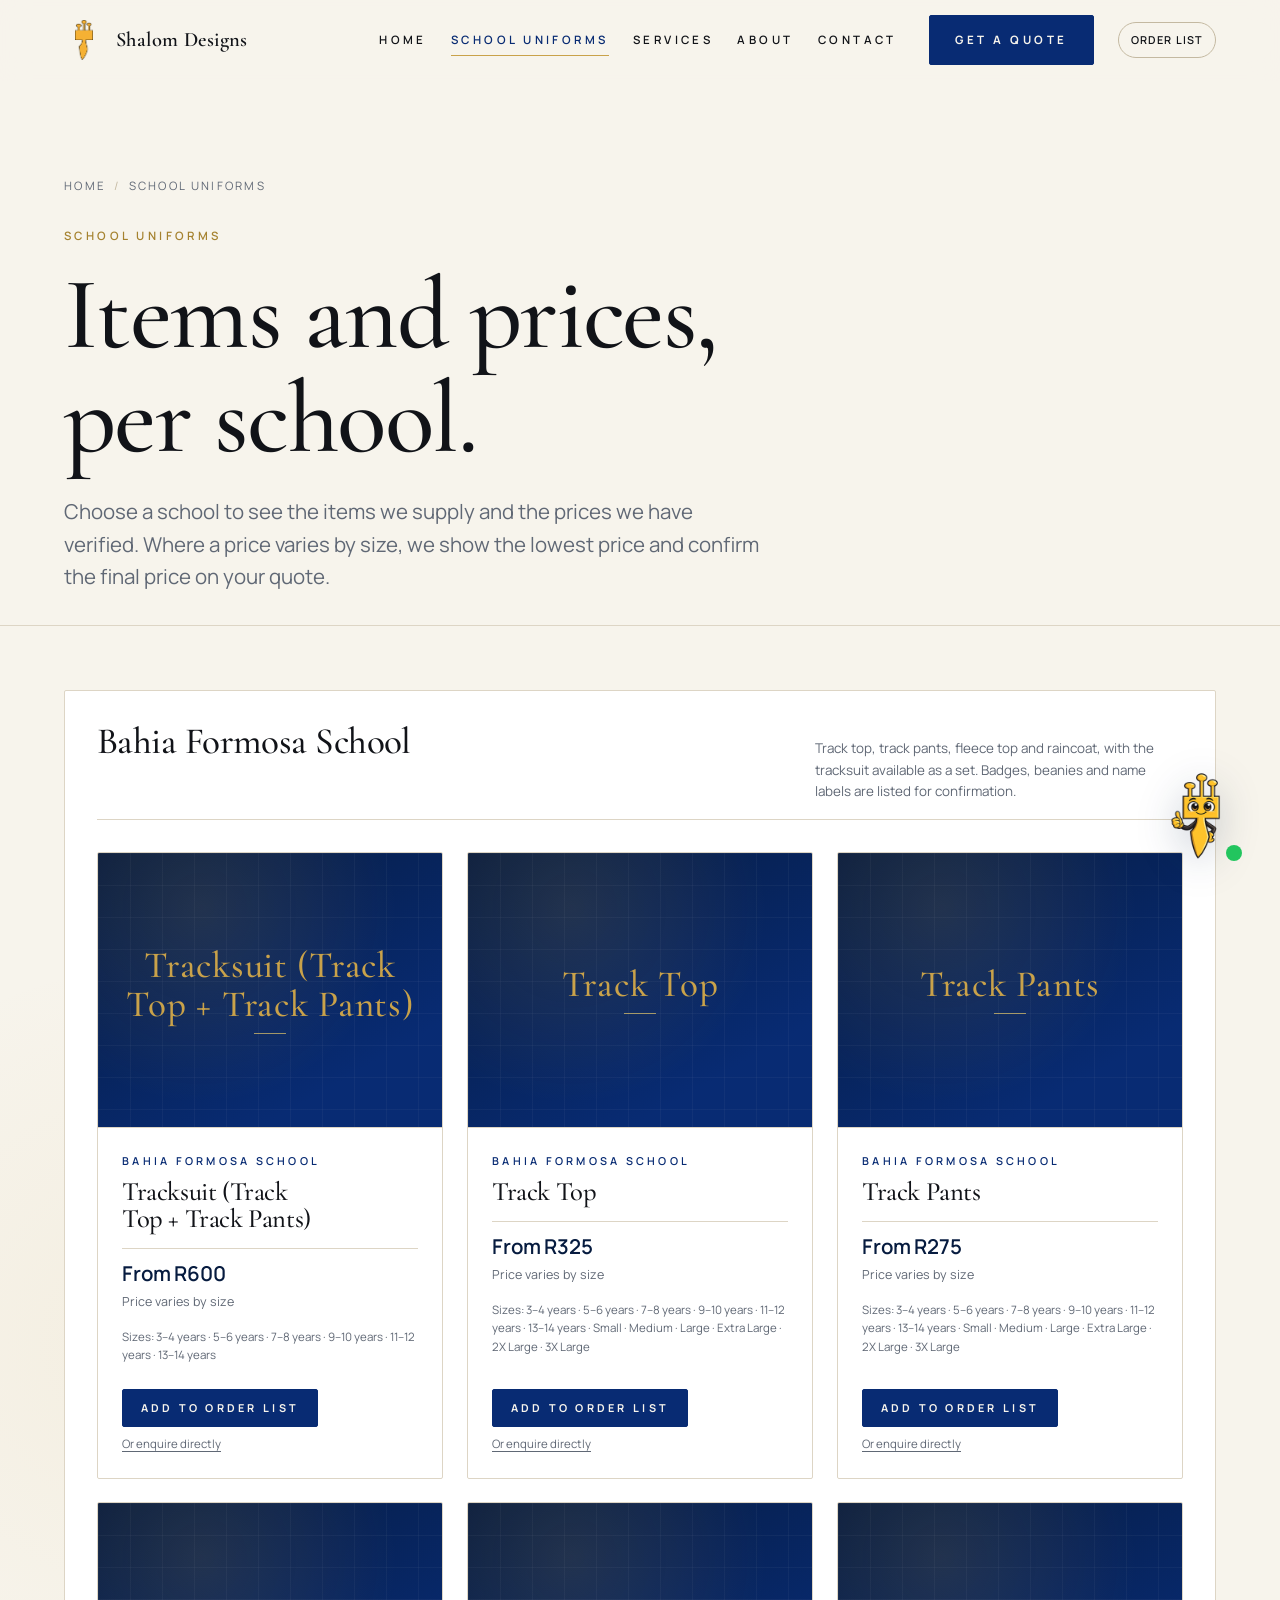
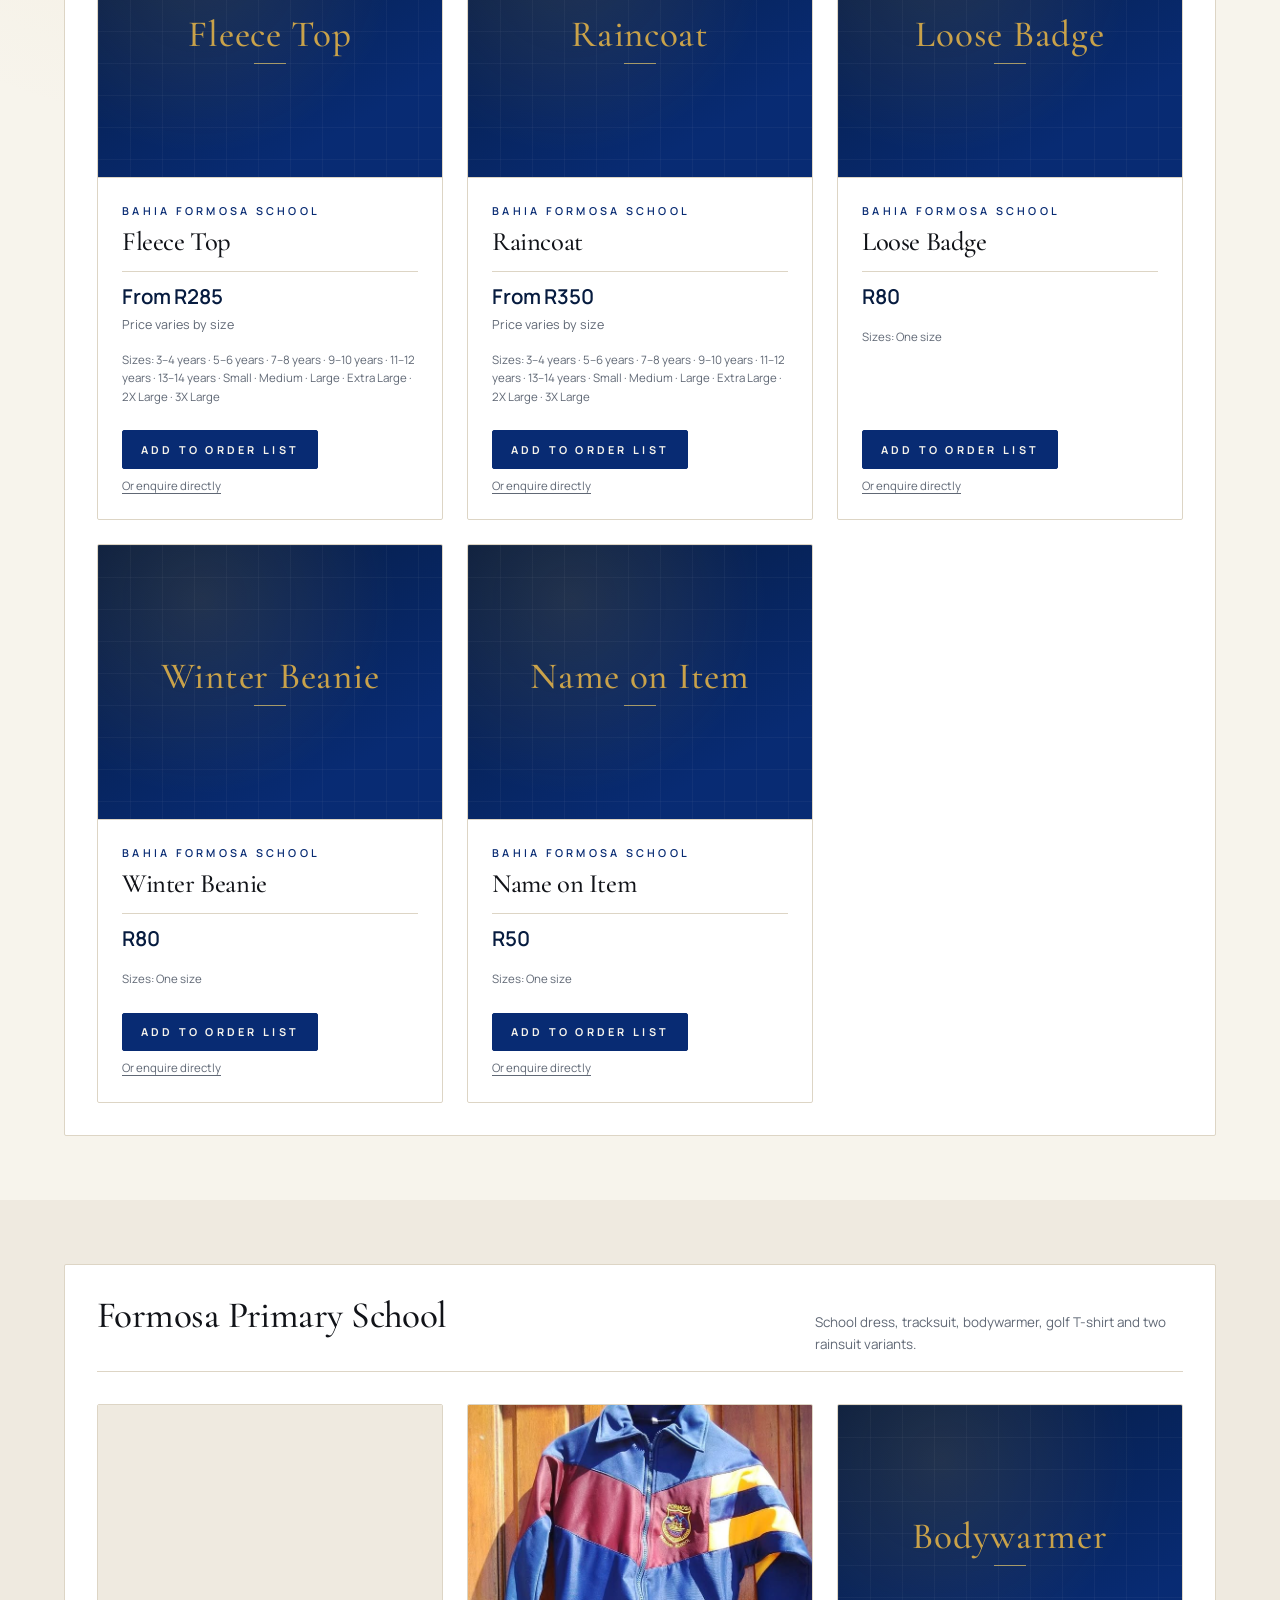
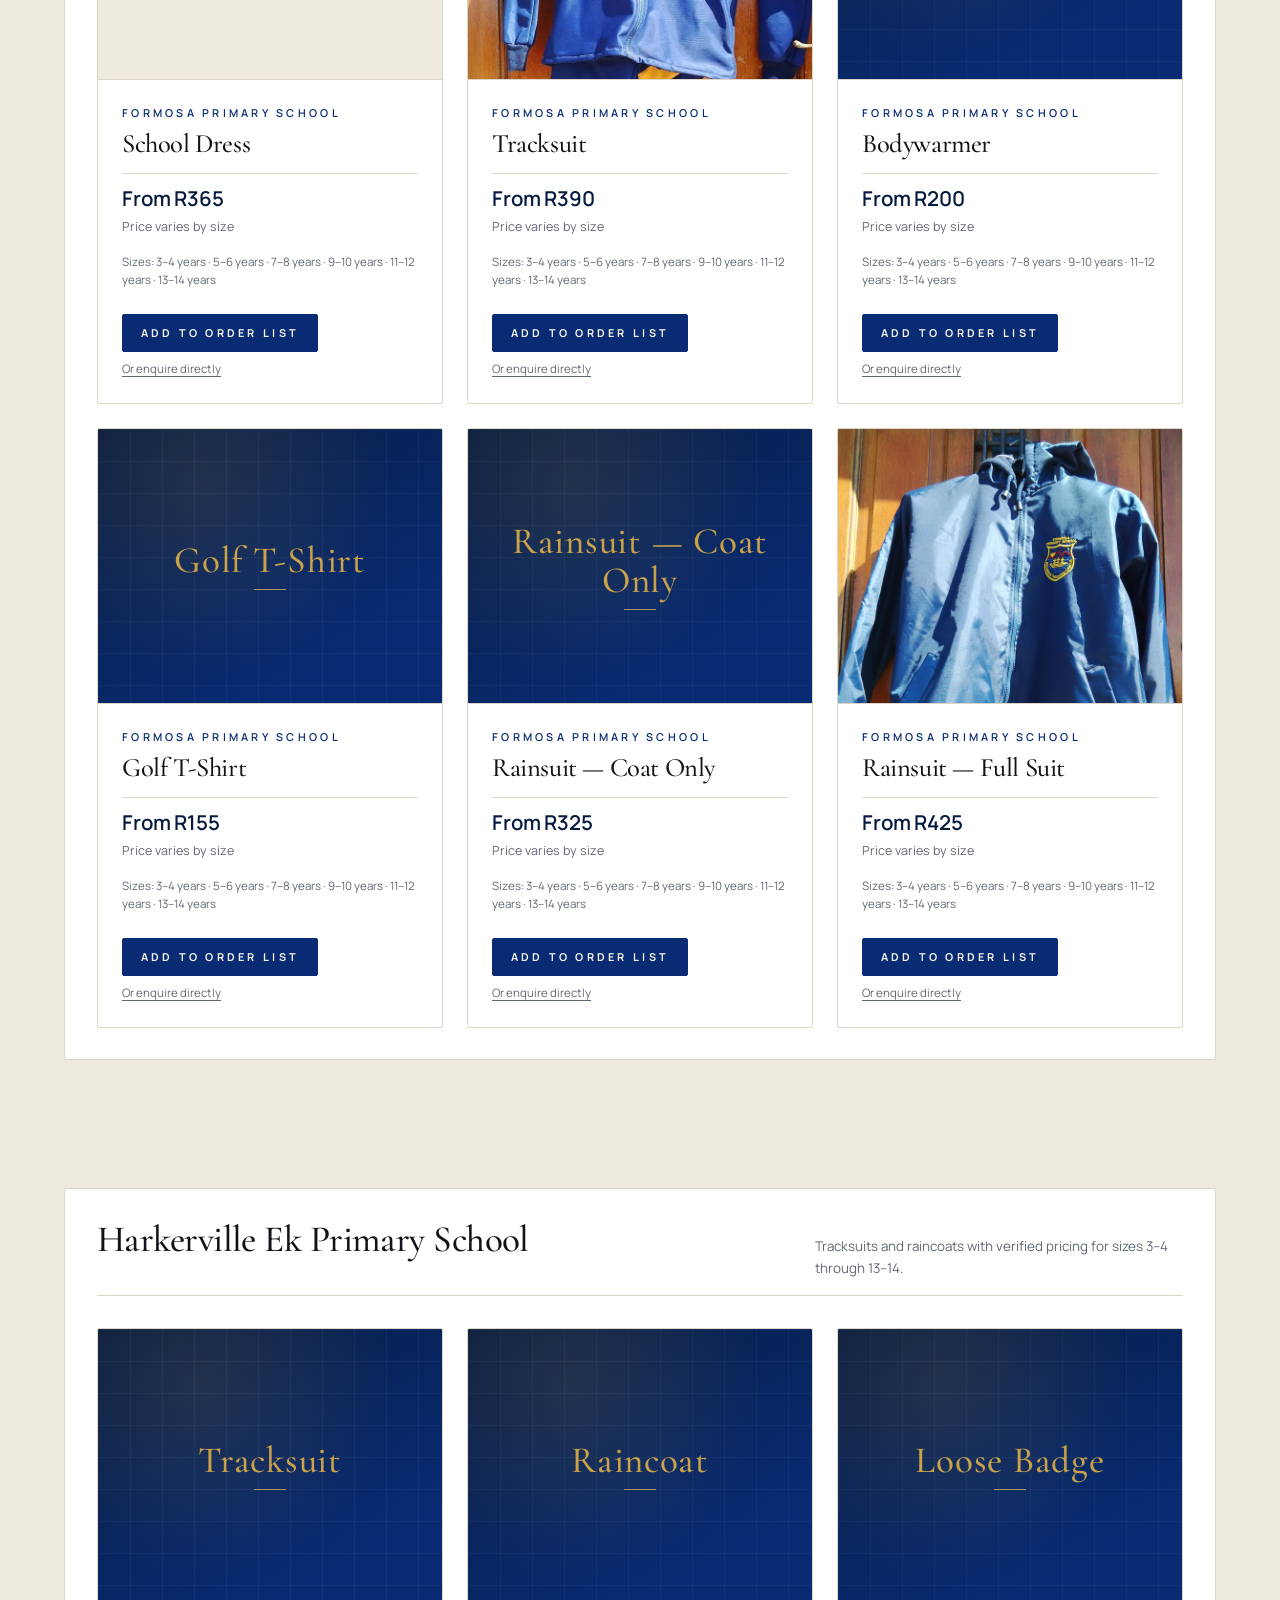
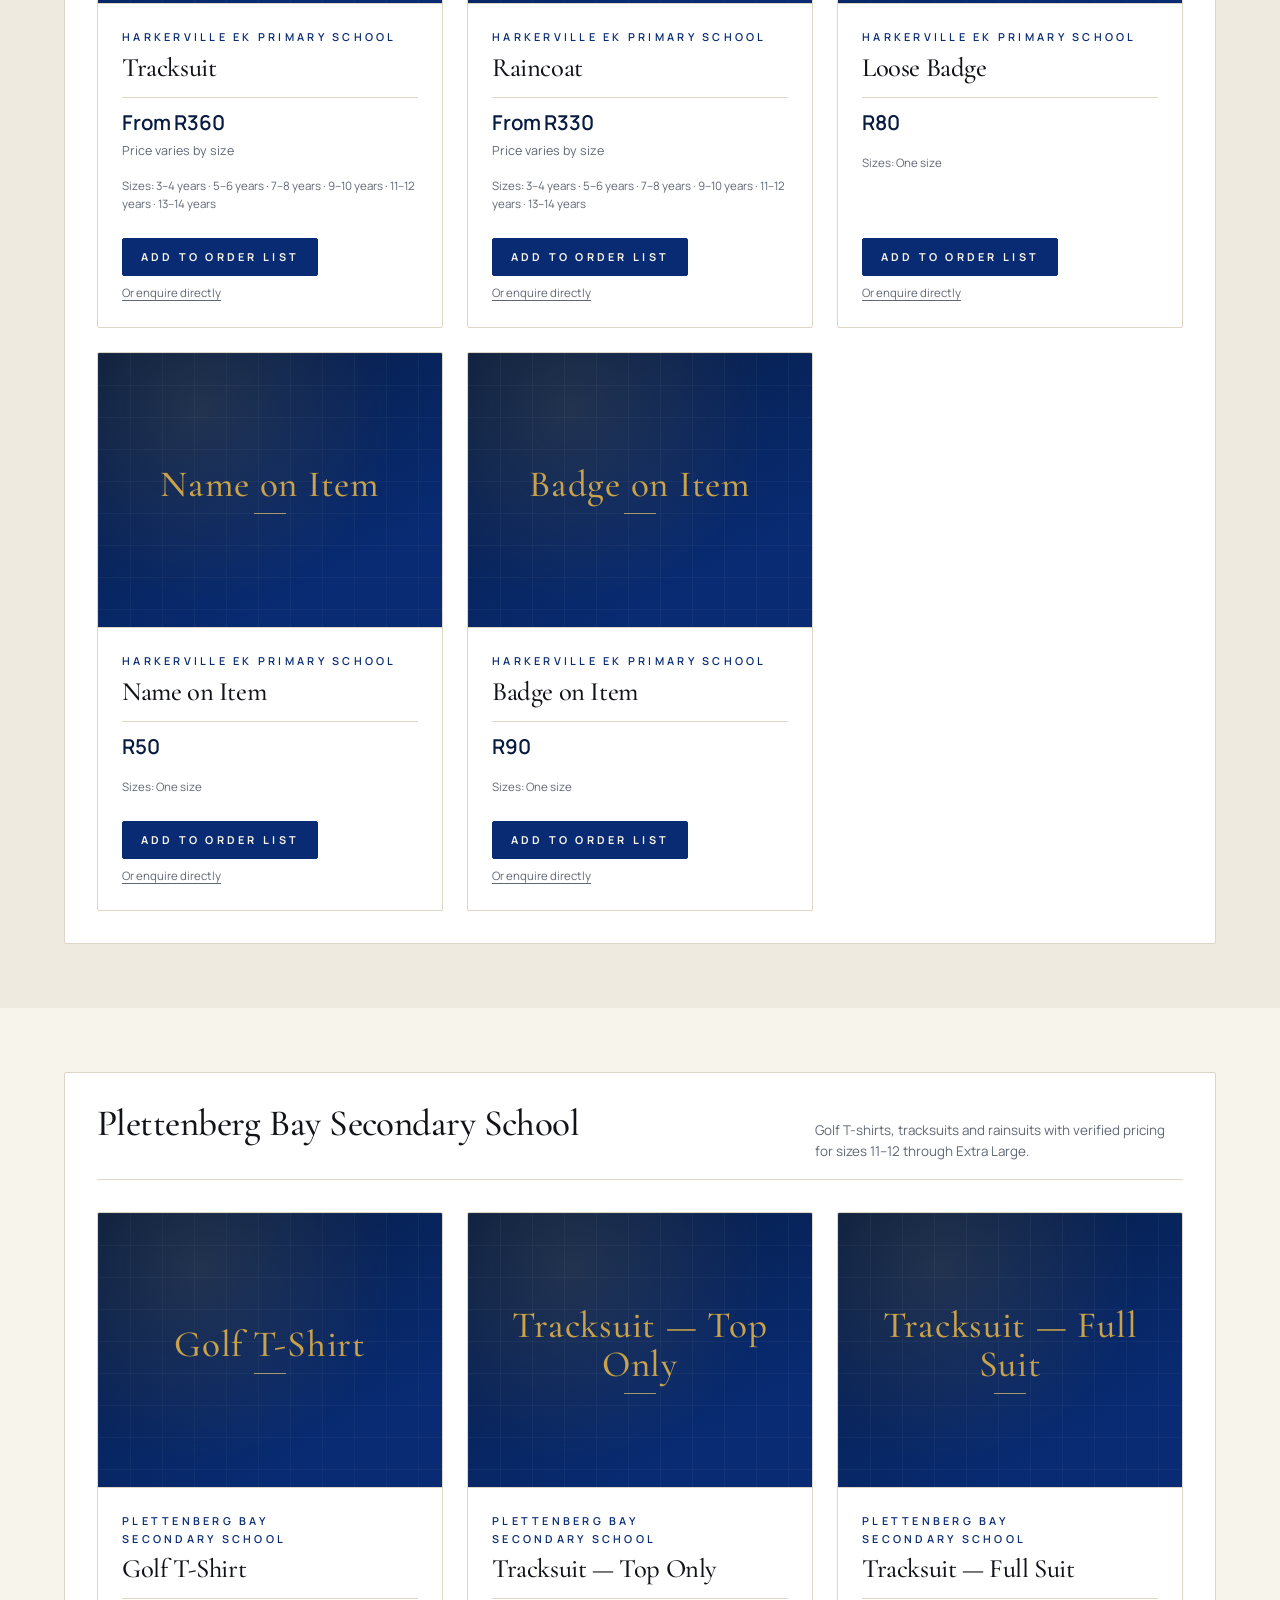
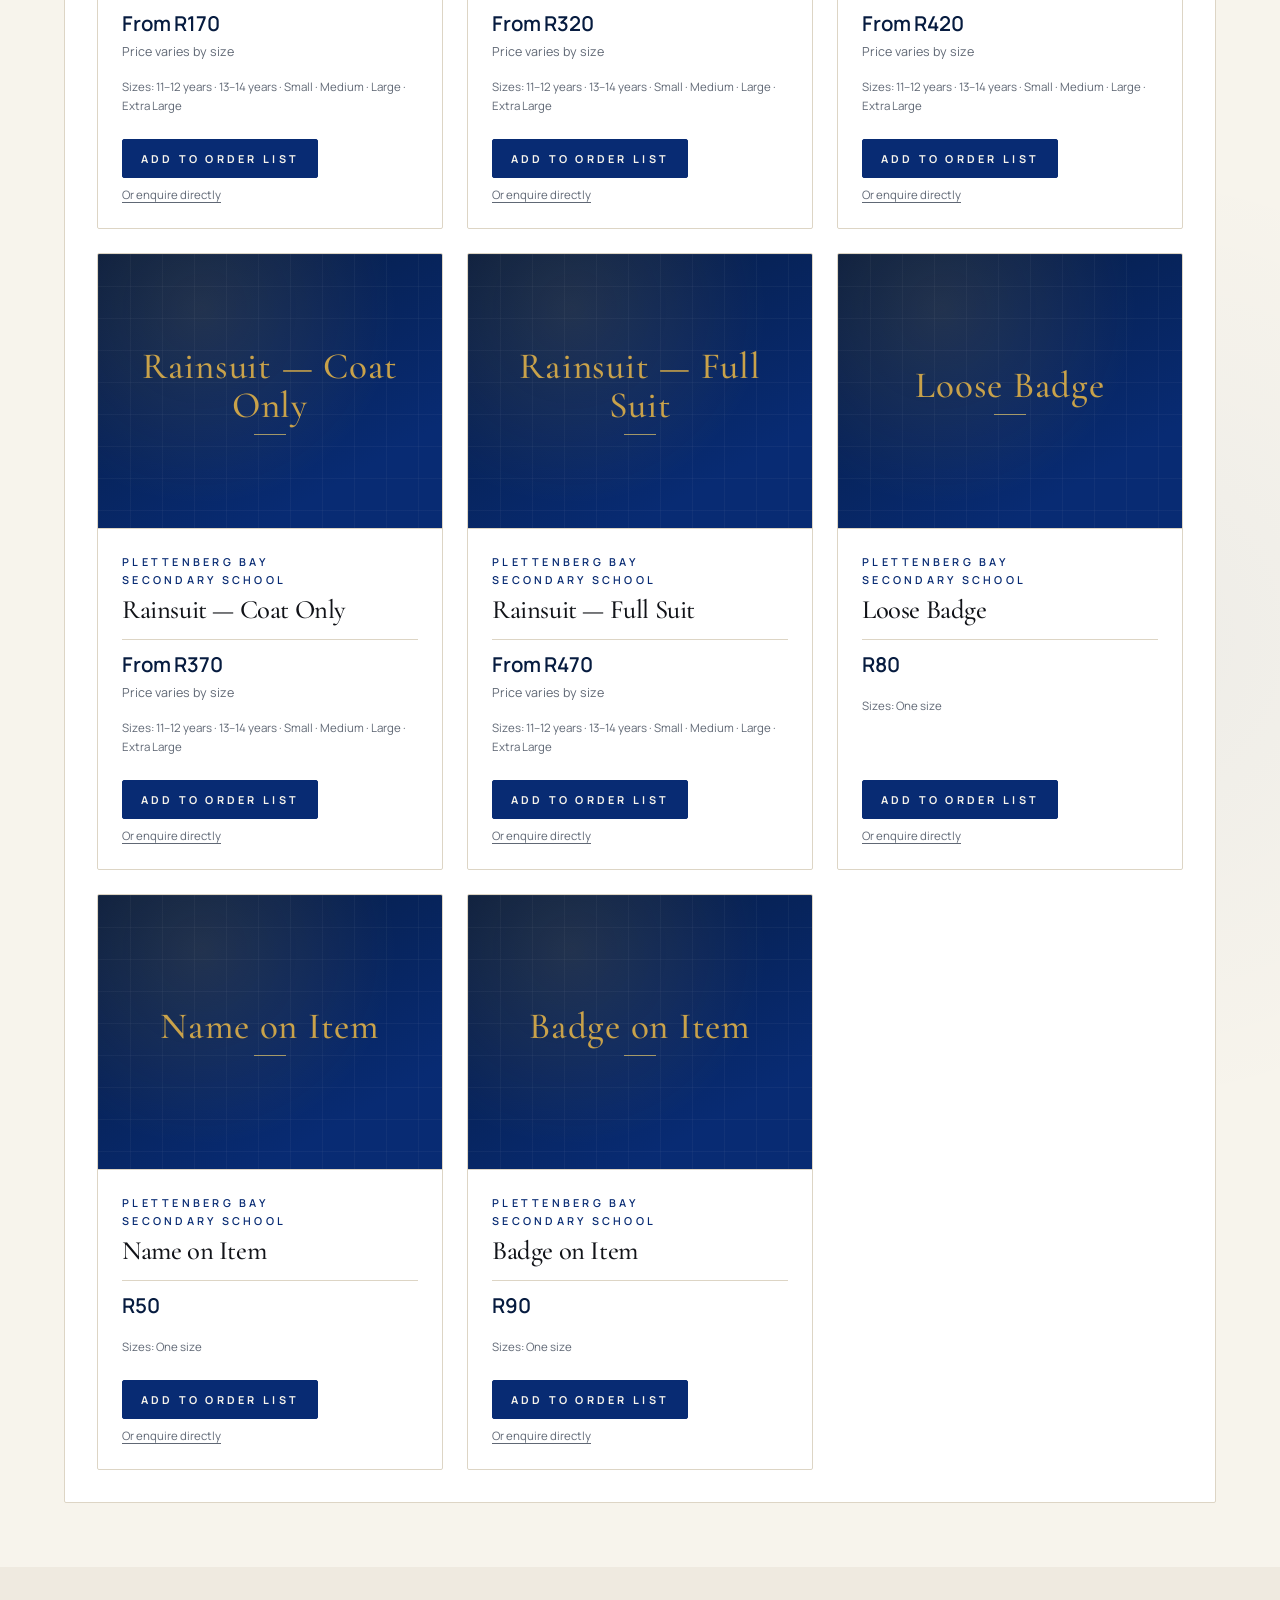
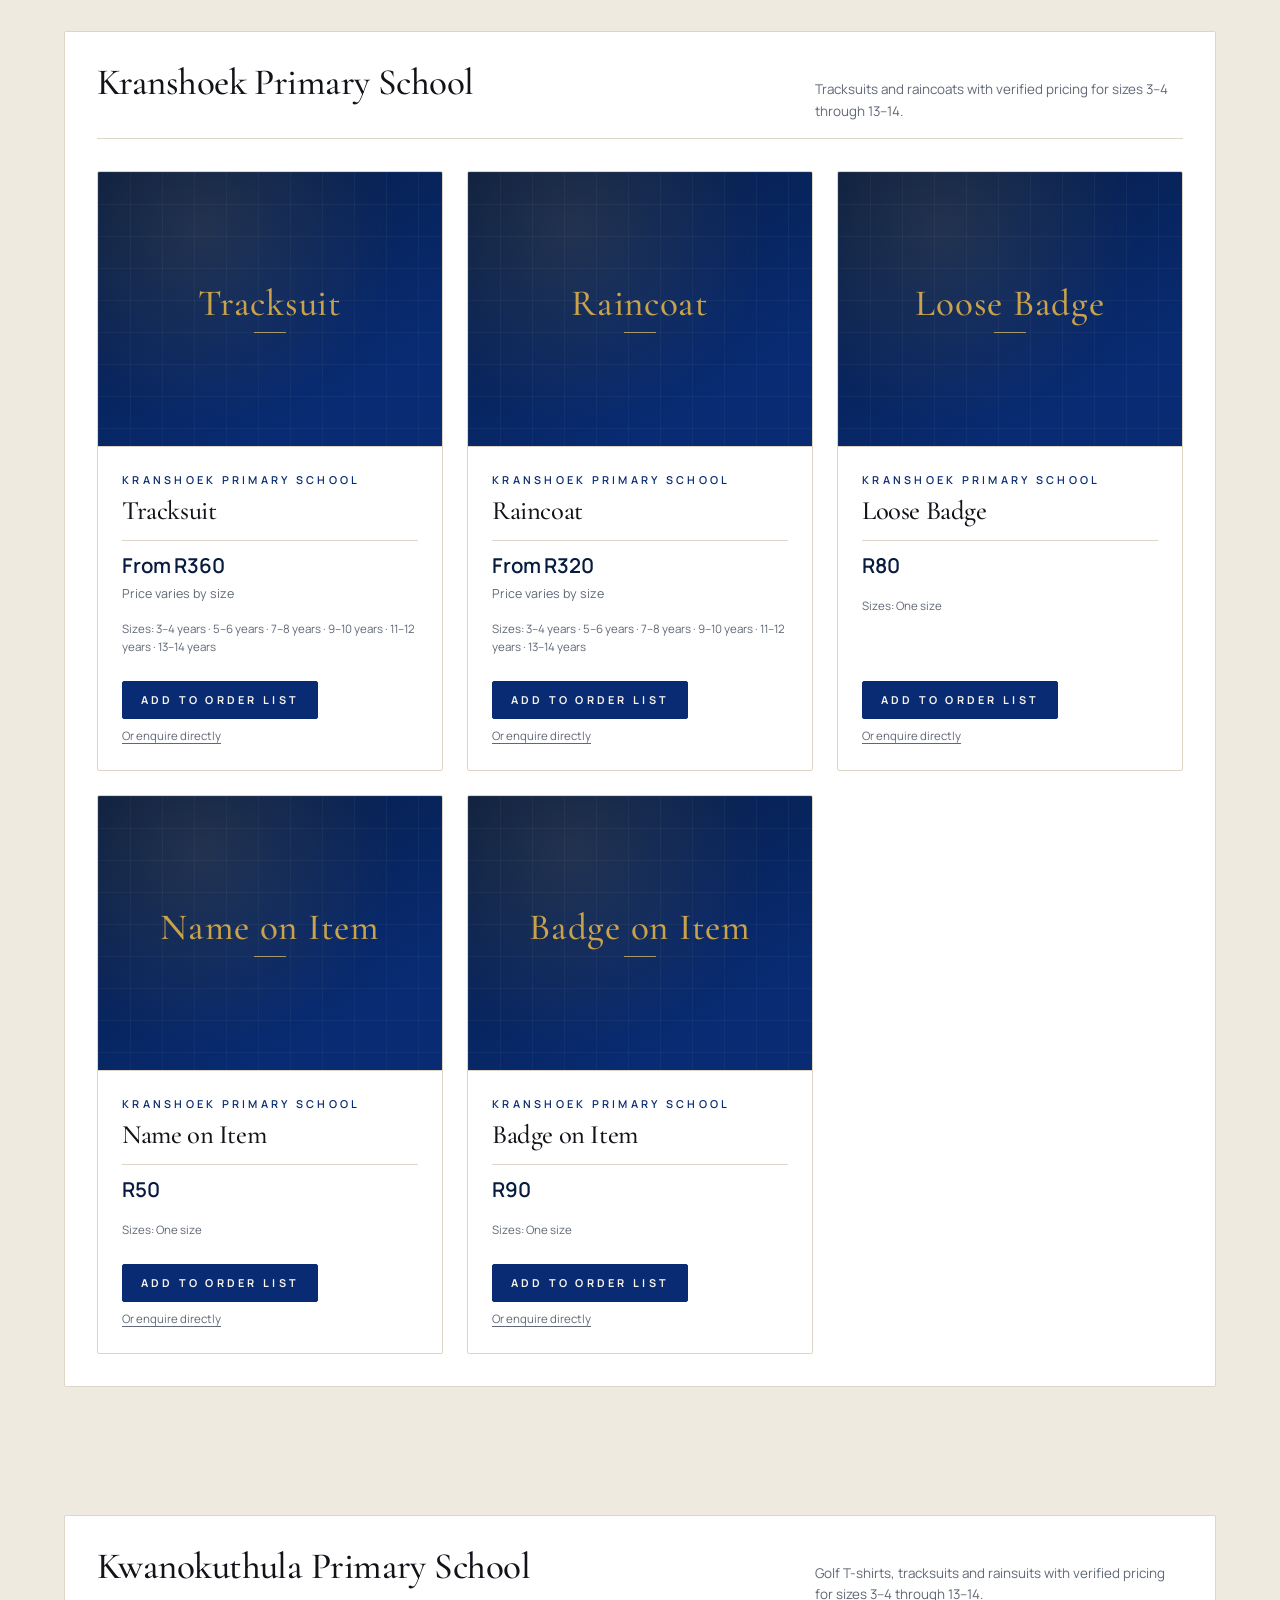
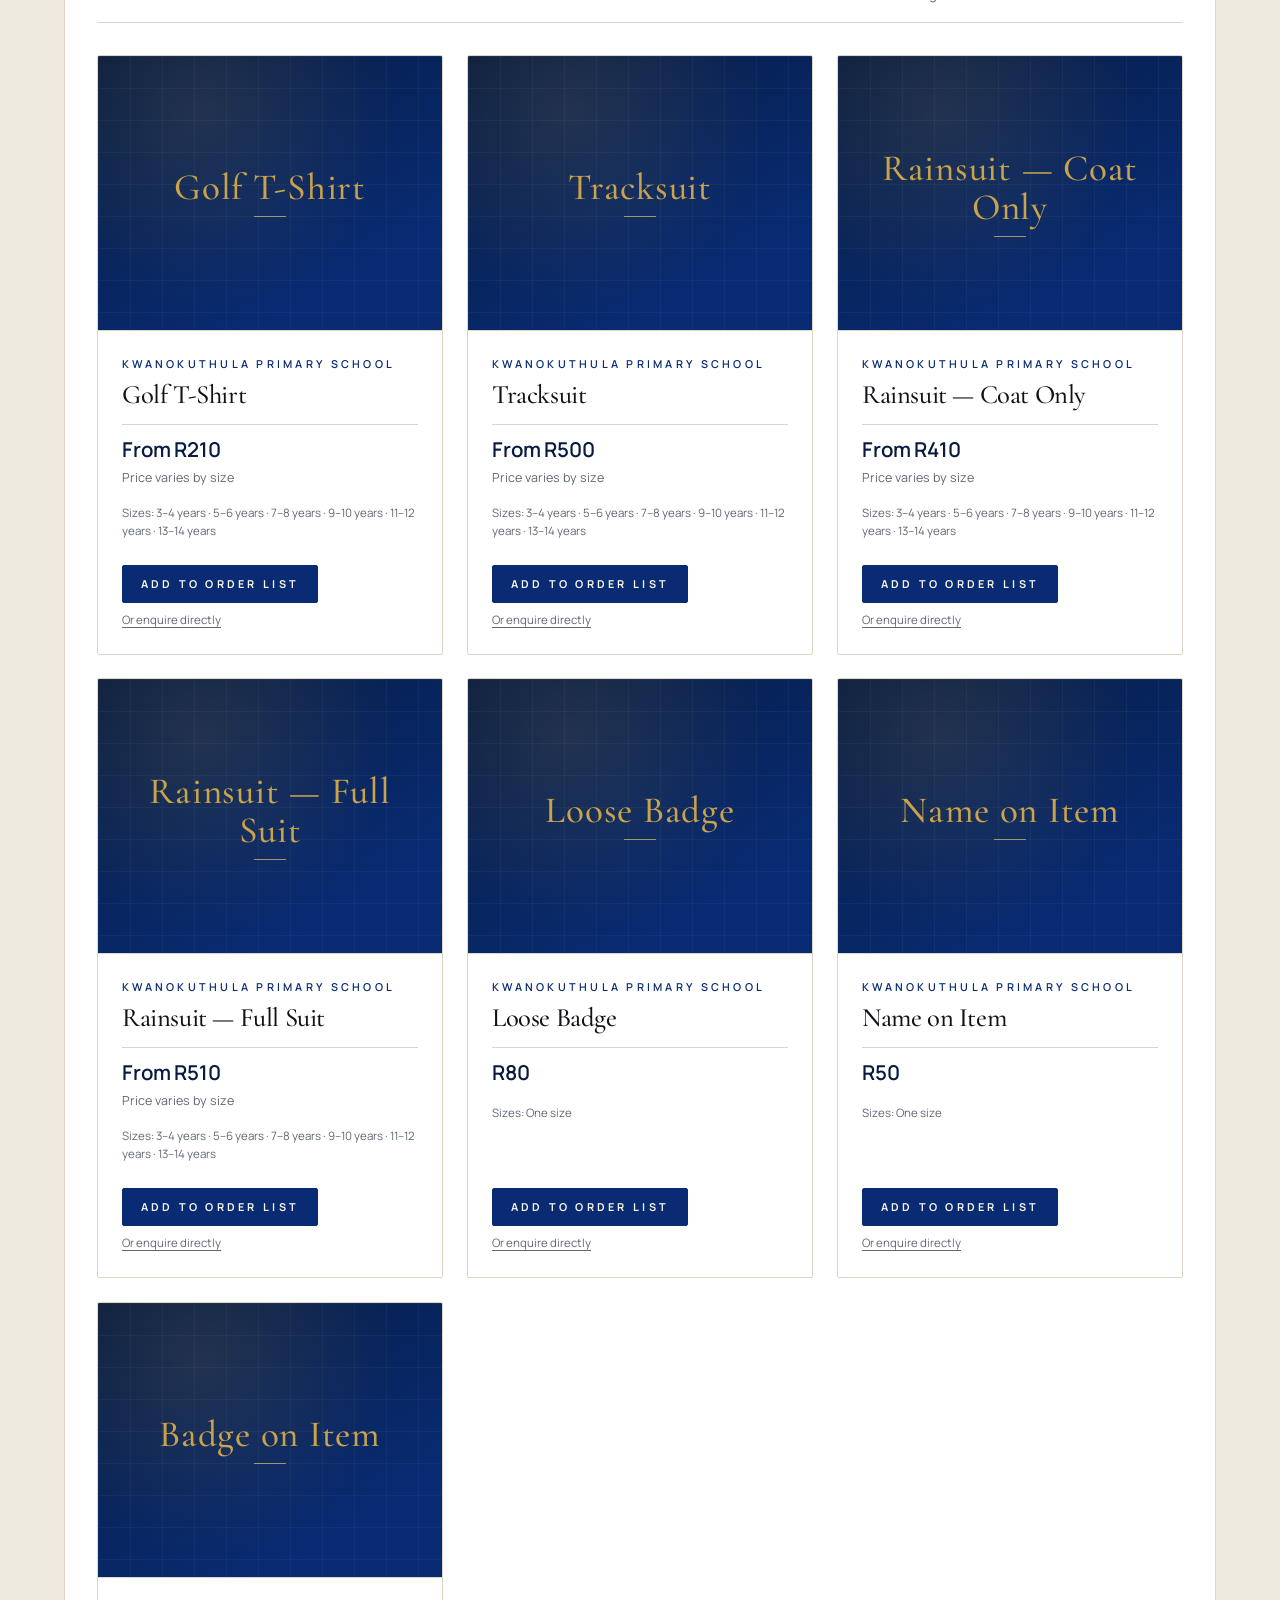
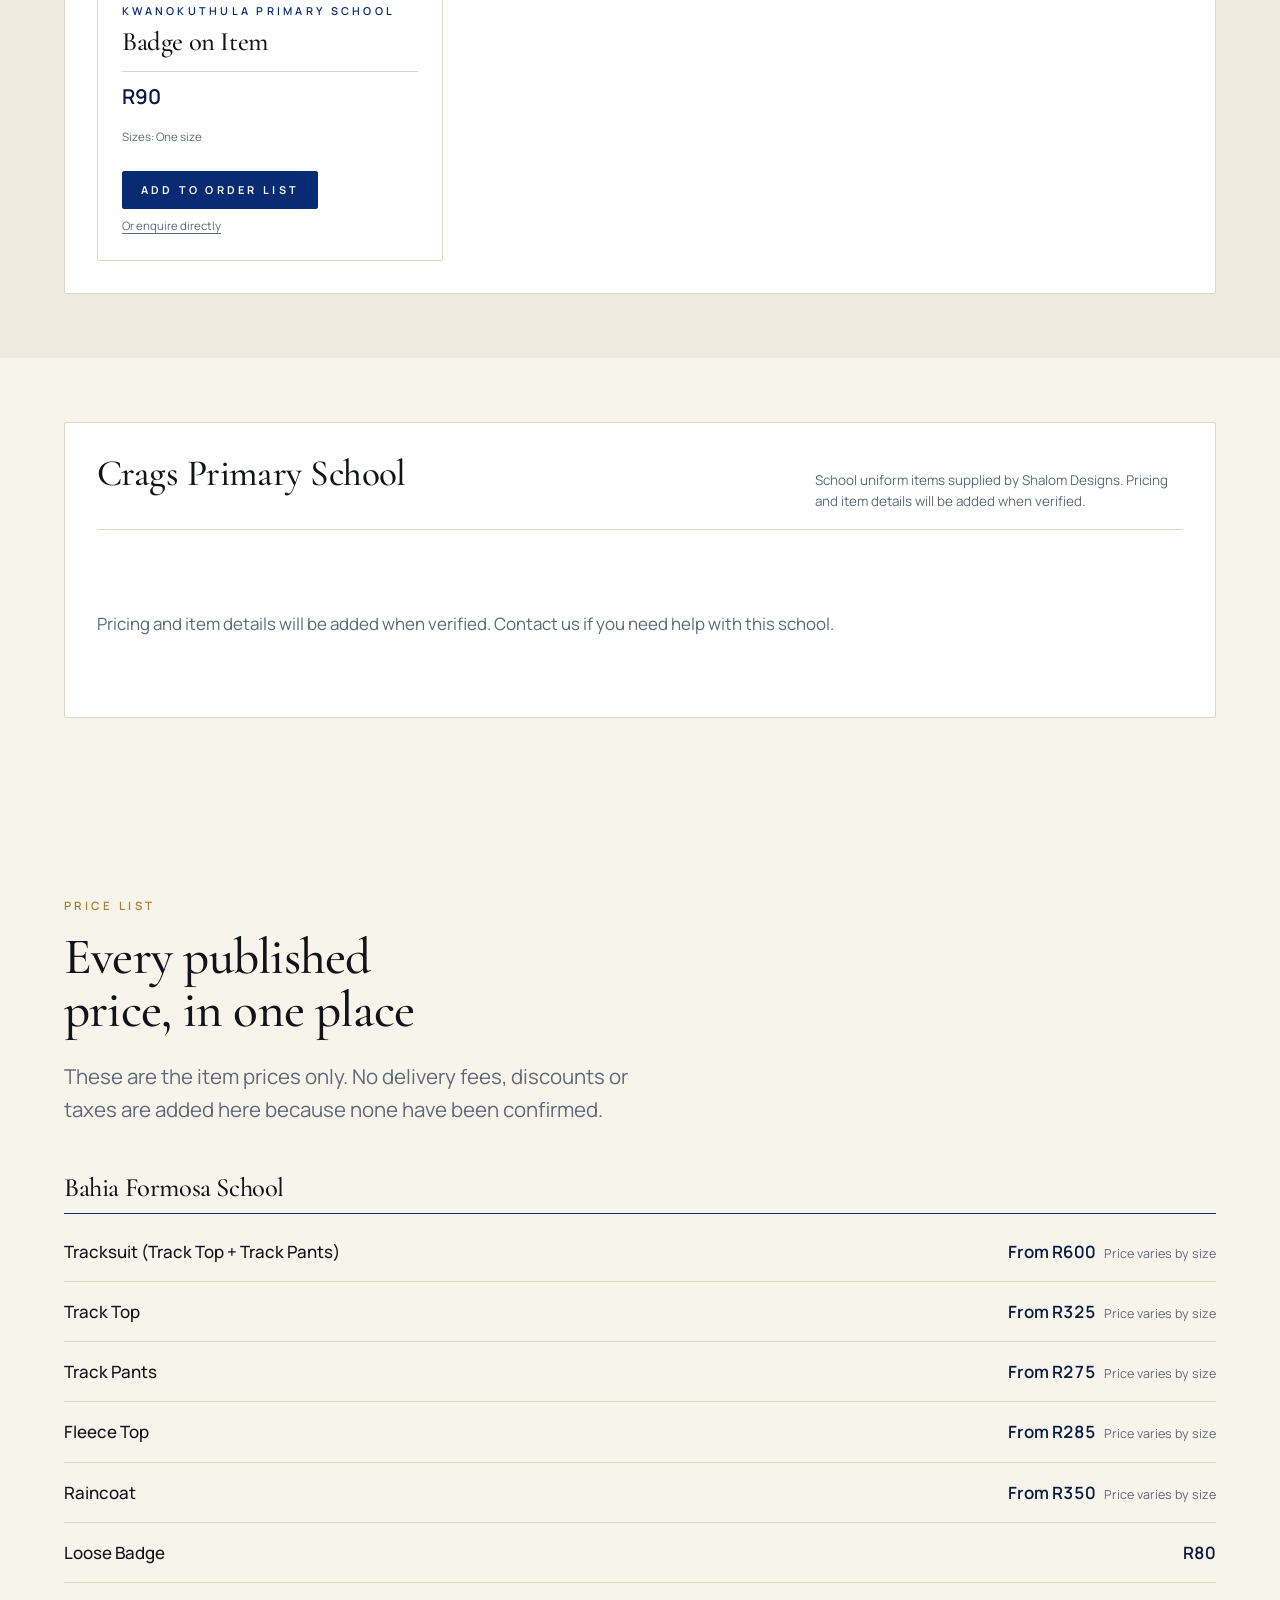
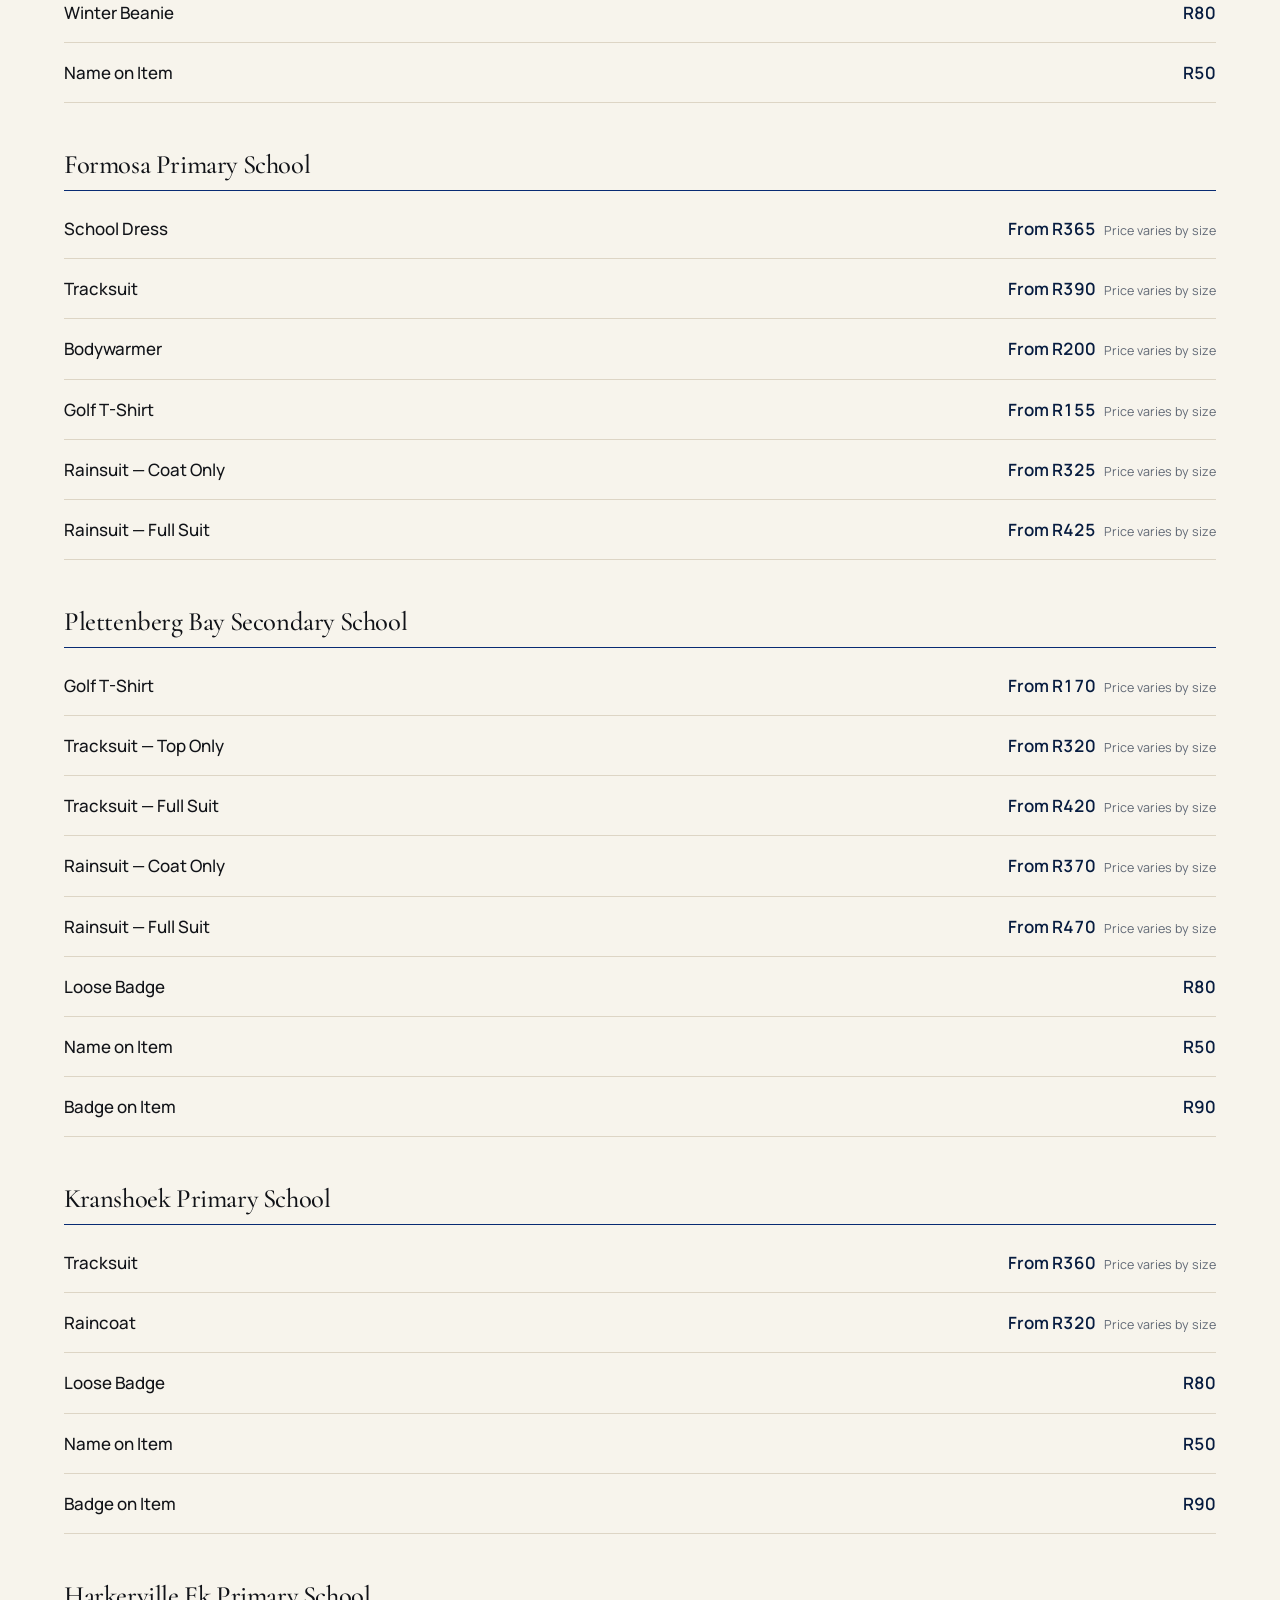
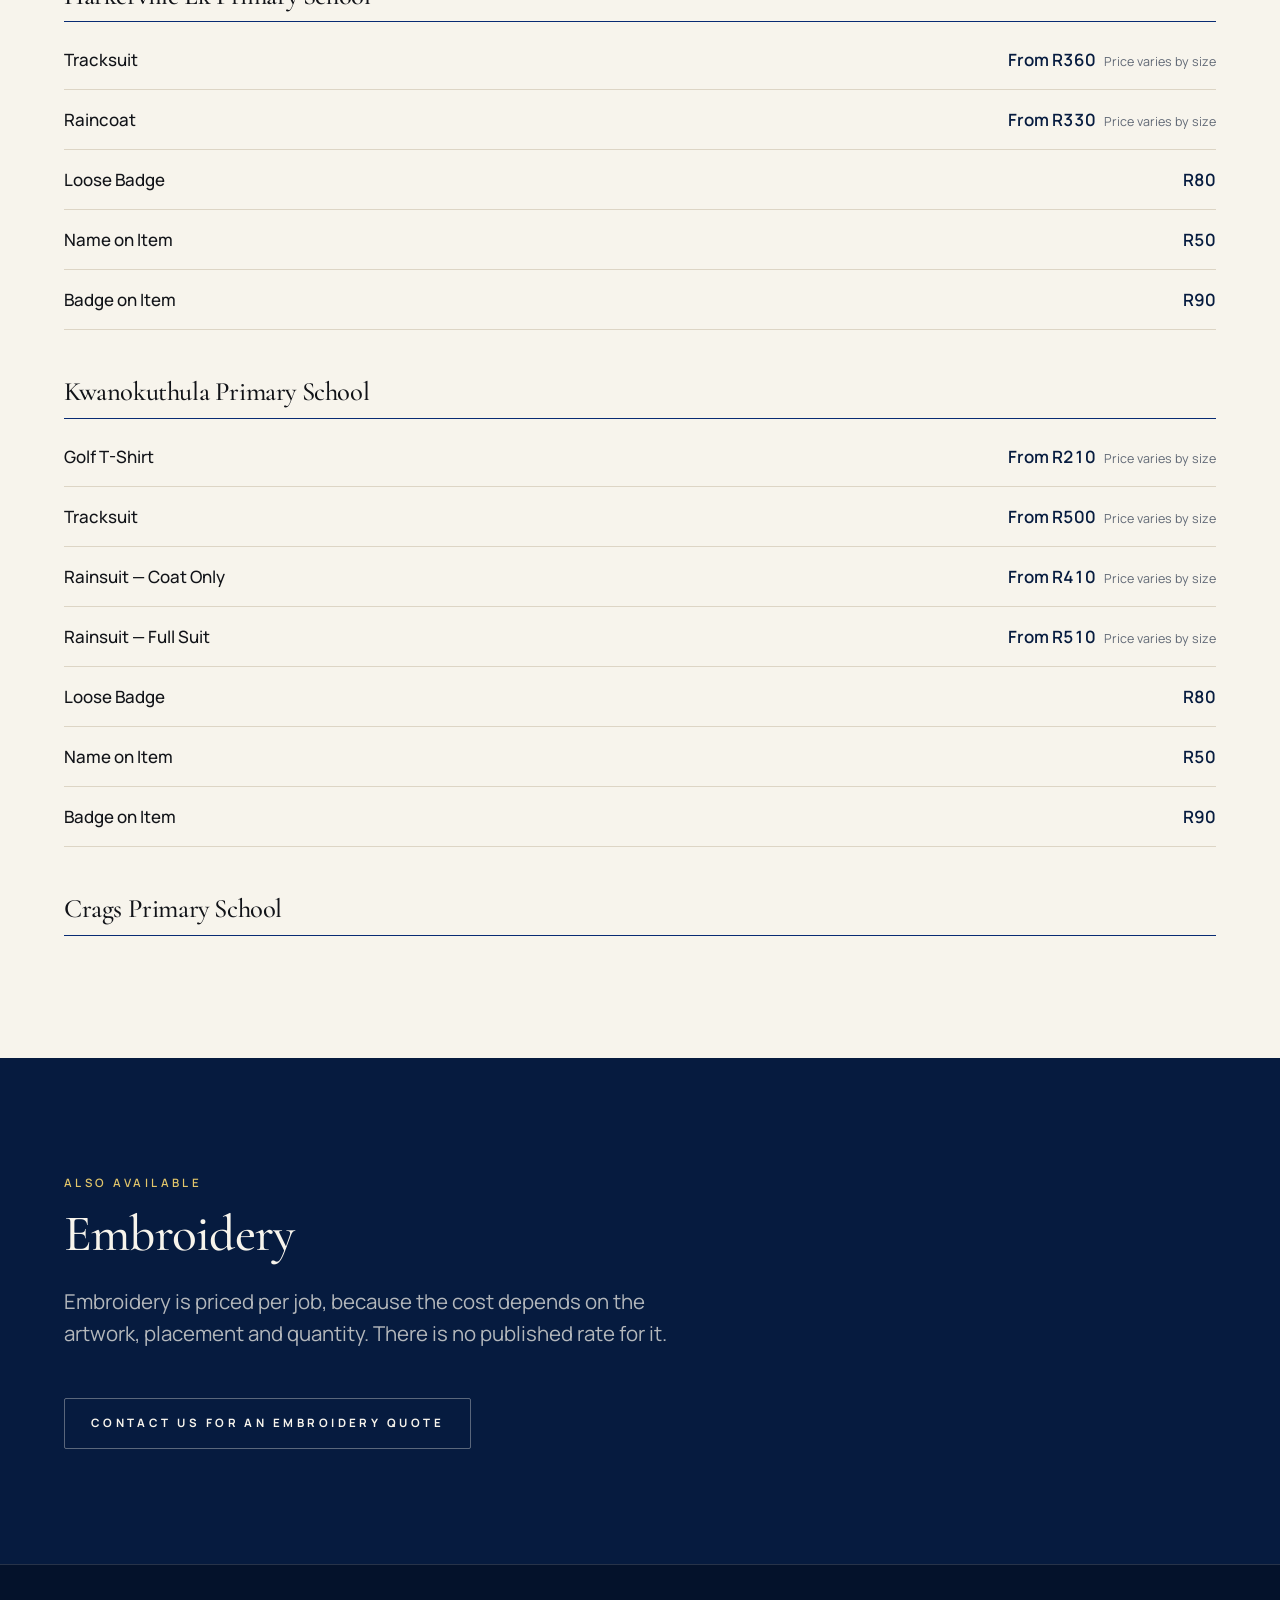
<file: school-uniforms.html>
<!DOCTYPE html>
<html lang="en-ZA">
<head>
  <meta charset="utf-8">
  <meta name="viewport" content="width=device-width, initial-scale=1">
  <title>School Uniforms | Shalom Designs</title>
  <meta name="description" content="School uniform items for the schools Shalom Designs works with. Published prices are shown only where they have been verified.">
  <link rel="canonical" href="https://shalomdesigns.co.za/school-uniforms">

  <meta property="og:type" content="website">
  <meta property="og:site_name" content="Shalom Designs">
  <meta property="og:title" content="School Uniforms | Shalom Designs">
  <meta property="og:description" content="Uniform items for the schools Shalom Designs works with, with published prices where verified.">
  <meta property="og:url" content="https://shalomdesigns.co.za/school-uniforms">
  <meta property="og:locale" content="en_ZA">
  <meta property="og:image" content="https://shalomdesigns.co.za/images/bannerwall.jpg">

  <meta name="twitter:card" content="summary_large_image">
  <meta name="twitter:title" content="School Uniforms | Shalom Designs">
  <meta name="twitter:description" content="Uniform items for Bahia Formosa School and Formosa Primary School, with published prices.">
  <meta name="twitter:image" content="https://shalomdesigns.co.za/images/bannerwall.jpg">

  <meta name="theme-color" content="#061b3f">

  <link rel="preconnect" href="https://fonts.googleapis.com">
  <link rel="preconnect" href="https://fonts.gstatic.com" crossorigin>
  <link rel="icon" href="/images/favicon.png" type="image/png">
  <link rel="stylesheet" href="https://fonts.googleapis.com/css2?family=Cormorant+Garamond:ital,wght@0,400;0,500;0,600;0,700;1,400;1,500&family=Manrope:wght@400;500;600;700&display=swap">

  <link rel="stylesheet" href="/css/base.css">
  <link rel="stylesheet" href="/css/layout.css">
  <link rel="stylesheet" href="/css/components.css">
  <link rel="stylesheet" href="/css/pages.css">

  <script src="/js/boot.js"></script>
  <script type="module" src="/js/main.js"></script>
</head>
<body data-page="school-uniforms">
  <a class="skip-link" href="#main">Skip to content</a>

  <header class="site-header" data-header>
    <div class="container header__inner">
      <a class="brand" href="/" aria-label="Shalom Designs — home">
        <span class="brand__logo" aria-hidden="true">
          <img src="/images/favicon.png" alt="">
        </span>
        <span class="brand__name">Shalom Designs</span>
      </a>

      <button class="nav-toggle" type="button" aria-expanded="false" aria-controls="primary-nav" data-nav-toggle>
        <span class="nav-toggle__bars" aria-hidden="true"><span></span><span></span></span>
        <span class="nav-toggle__text">Menu</span>
      </button>

      <nav class="primary-nav" id="primary-nav" aria-label="Primary" data-nav>
        <ul class="primary-nav__list">
          <li><a href="/">Home</a></li>
          <li><a href="/school-uniforms" aria-current="page">School Uniforms</a></li>
          <li><a href="/services">Services</a></li>
          <li><a href="/about">About</a></li>
          <li><a href="/contact">Contact</a></li>
        </ul>
        <a class="btn btn--primary primary-nav__cta" href="/contact#enquiry">Get a quote</a>
      </nav>

      <a class="order-badge" href="/contact#enquiry" data-order-badge aria-label="Order list, empty">
        Order list
        <span class="order-badge__count" data-order-count hidden>0</span>
      </a>
    </div>
  </header>

  <main id="main">

    <div class="page-hero">
      <div class="container">
        <nav class="breadcrumb" aria-label="Breadcrumb">
          <ol>
            <li><a href="/">Home</a></li>
            <li aria-current="page">School Uniforms</li>
          </ol>
        </nav>
        <p class="eyebrow">School uniforms</p>
        <h1 class="page-hero__title">Items and prices, per school.</h1>
        <p class="page-hero__lead">
          Choose a school to see the items we supply and the prices we have verified.
          Where a price varies by size, we show the lowest price and confirm the
          final price on your quote.
        </p>
      </div>
    </div>

    <section class="section section--tight" aria-labelledby="bahia-formosa">
      <div class="container">
        <div class="school-panel">
          <div class="school-panel__head">
            <h2 class="school-panel__name" id="bahia-formosa">Bahia Formosa School</h2>
            <p class="school-panel__summary" data-school-summary="bahia-formosa">
              School uniform items supplied by Shalom Designs.
            </p>
          </div>

          <div data-school-products="bahia-formosa">
            <noscript>
              <p>Enable JavaScript to see the item list, or <a href="/contact#enquiry">contact us for a quote</a>.</p>
            </noscript>
          </div>
        </div>
      </div>
    </section>

    <section class="section section--tight section--alt" aria-labelledby="formosa-primary">
      <div class="container">
        <div class="school-panel">
          <div class="school-panel__head">
            <h2 class="school-panel__name" id="formosa-primary">Formosa Primary School</h2>
            <p class="school-panel__summary" data-school-summary="formosa-primary">
              School dress, tracksuit, bodywarmer, golf T-shirt and two rainsuit variants.
            </p>
          </div>

          <div data-school-products="formosa-primary">
            <noscript>
              <p>Enable JavaScript to see the item list, or <a href="/contact#enquiry">contact us for a quote</a>.</p>
            </noscript>
          </div>
        </div>
      </div>
    </section>

    <section class="section section--tight section--alt" aria-labelledby="harkerville-ek">
      <div class="container">
        <div class="school-panel">
          <div class="school-panel__head">
            <h2 class="school-panel__name" id="harkerville-ek">Harkerville Ek Primary School</h2>
            <p class="school-panel__summary" data-school-summary="harkerville-ek">
              School uniform items supplied by Shalom Designs. Pricing and item details will be added when verified.
            </p>
          </div>

          <div data-school-products="harkerville-ek">
            <noscript>
              <p>Enable JavaScript to enquire about this school's uniform items.</p>
            </noscript>
          </div>
        </div>
      </div>
    </section>

    <section class="section section--tight" aria-labelledby="plettenberg-bay-secondary">
      <div class="container">
        <div class="school-panel">
          <div class="school-panel__head">
            <h2 class="school-panel__name" id="plettenberg-bay-secondary">Plettenberg Bay Secondary School</h2>
            <p class="school-panel__summary" data-school-summary="plettenberg-bay-secondary">
              School uniform items supplied by Shalom Designs. Pricing and item details will be added when verified.
            </p>
          </div>

          <div data-school-products="plettenberg-bay-secondary">
            <noscript>
              <p>Enable JavaScript to enquire about this school's uniform items.</p>
            </noscript>
          </div>
        </div>
      </div>
    </section>

    <section class="section section--tight section--alt" aria-labelledby="kranshoek-primary">
      <div class="container">
        <div class="school-panel">
          <div class="school-panel__head">
            <h2 class="school-panel__name" id="kranshoek-primary">Kranshoek Primary School</h2>
            <p class="school-panel__summary" data-school-summary="kranshoek-primary">
              School uniform items supplied by Shalom Designs. Pricing and item details will be added when verified.
            </p>
          </div>

          <div data-school-products="kranshoek-primary">
            <noscript>
              <p>Enable JavaScript to enquire about this school's uniform items.</p>
            </noscript>
          </div>
        </div>
      </div>
    </section>

    <section class="section section--tight section--alt" aria-labelledby="kwanokuthula-primary">
      <div class="container">
        <div class="school-panel">
          <div class="school-panel__head">
            <h2 class="school-panel__name" id="kwanokuthula-primary">Kwanokuthula Primary School</h2>
            <p class="school-panel__summary" data-school-summary="kwanokuthula-primary">
              Golf T-shirts, tracksuits and rainsuits with verified pricing for sizes 3–4 through 13–14.
            </p>
          </div>

          <div data-school-products="kwanokuthula-primary">
            <noscript>
              <p>Enable JavaScript to see the item list, or <a href="/contact#enquiry">contact us for a quote</a>.</p>
            </noscript>
          </div>
        </div>
      </div>
    </section>

    <section class="section section--tight" aria-labelledby="crags-primary">
      <div class="container">
        <div class="school-panel">
          <div class="school-panel__head">
            <h2 class="school-panel__name" id="crags-primary">Crags Primary School</h2>
            <p class="school-panel__summary" data-school-summary="crags-primary">
              School uniform items supplied by Shalom Designs. Pricing and item details will be added when verified.
            </p>
          </div>

          <div data-school-products="crags-primary">
            <noscript>
              <p>Enable JavaScript to enquire about this school's uniform items.</p>
            </noscript>
          </div>
        </div>
      </div>
    </section>

    <section class="section" aria-labelledby="all-prices">
      <div class="container">
        <div class="section__head" data-reveal>
          <p class="eyebrow">Price list</p>
          <h2 id="all-prices">Every published price, in one place</h2>
          <p class="section__lead">
            These are the item prices only. No delivery fees, discounts or taxes are
            added here because none have been confirmed.
          </p>
        </div>

        <div data-price-list data-reveal>
          <noscript>
            <p>Enable JavaScript to view the price list, or <a href="/contact">contact us</a>.</p>
          </noscript>
        </div>
      </div>
    </section>

    <section class="section section--dark" aria-labelledby="embroidery-note">
      <div class="container">
        <div class="section__head" data-reveal>
          <p class="eyebrow eyebrow--light">Also available</p>
          <h2 id="embroidery-note">Embroidery</h2>
          <p class="section__lead">
            Embroidery is priced per job, because the cost depends on the artwork,
            placement and quantity. There is no published rate for it.
          </p>
        </div>
        <a class="btn btn--light" href="/contact#enquiry">Contact us for an embroidery quote</a>
      </div>
    </section>

    <section class="cta-band">
      <div class="container cta-band__inner">
        <div data-reveal>
          <h2>Ready to order?</h2>
          <p>Send us the school, item, size and quantity. We will confirm the final price.</p>
        </div>
        <a class="btn btn--primary" href="/contact#enquiry">Send an enquiry</a>
      </div>
    </section>

  </main>

  <footer class="site-footer">
    <div class="container footer__inner">
      <div class="footer__brand">
        <p class="footer__name">Shalom Designs</p>
        <p class="footer__note">
          School uniform items and embroidery. Prices shown are for the item only.
          Final pricing is confirmed on quote.
        </p>
      </div>

      <nav class="footer__nav" aria-label="Footer">
        <h2 class="footer__heading">Pages</h2>
        <ul>
          <li><a href="/">Home</a></li>
          <li><a href="/school-uniforms">School Uniforms</a></li>
          <li><a href="/shop">Full price list</a></li>
          <li><a href="/services">Services</a></li>
          <li><a href="/about">About</a></li>
          <li><a href="/contact">Contact</a></li>
        </ul>
      </nav>

      <div class="footer__contact">
        <h2 class="footer__heading">Enquiries</h2>
        <p>Quotes are handled by enquiry.</p>
        <a class="link-arrow link-arrow--light" href="/contact#enquiry">Send an enquiry</a>
      </div>
    </div>

    <div class="container footer__legal">
      <p>&copy; <span data-year>2026</span> Shalom Designs.</p>
    </div>
  </footer>
</body>
</html>
</file>
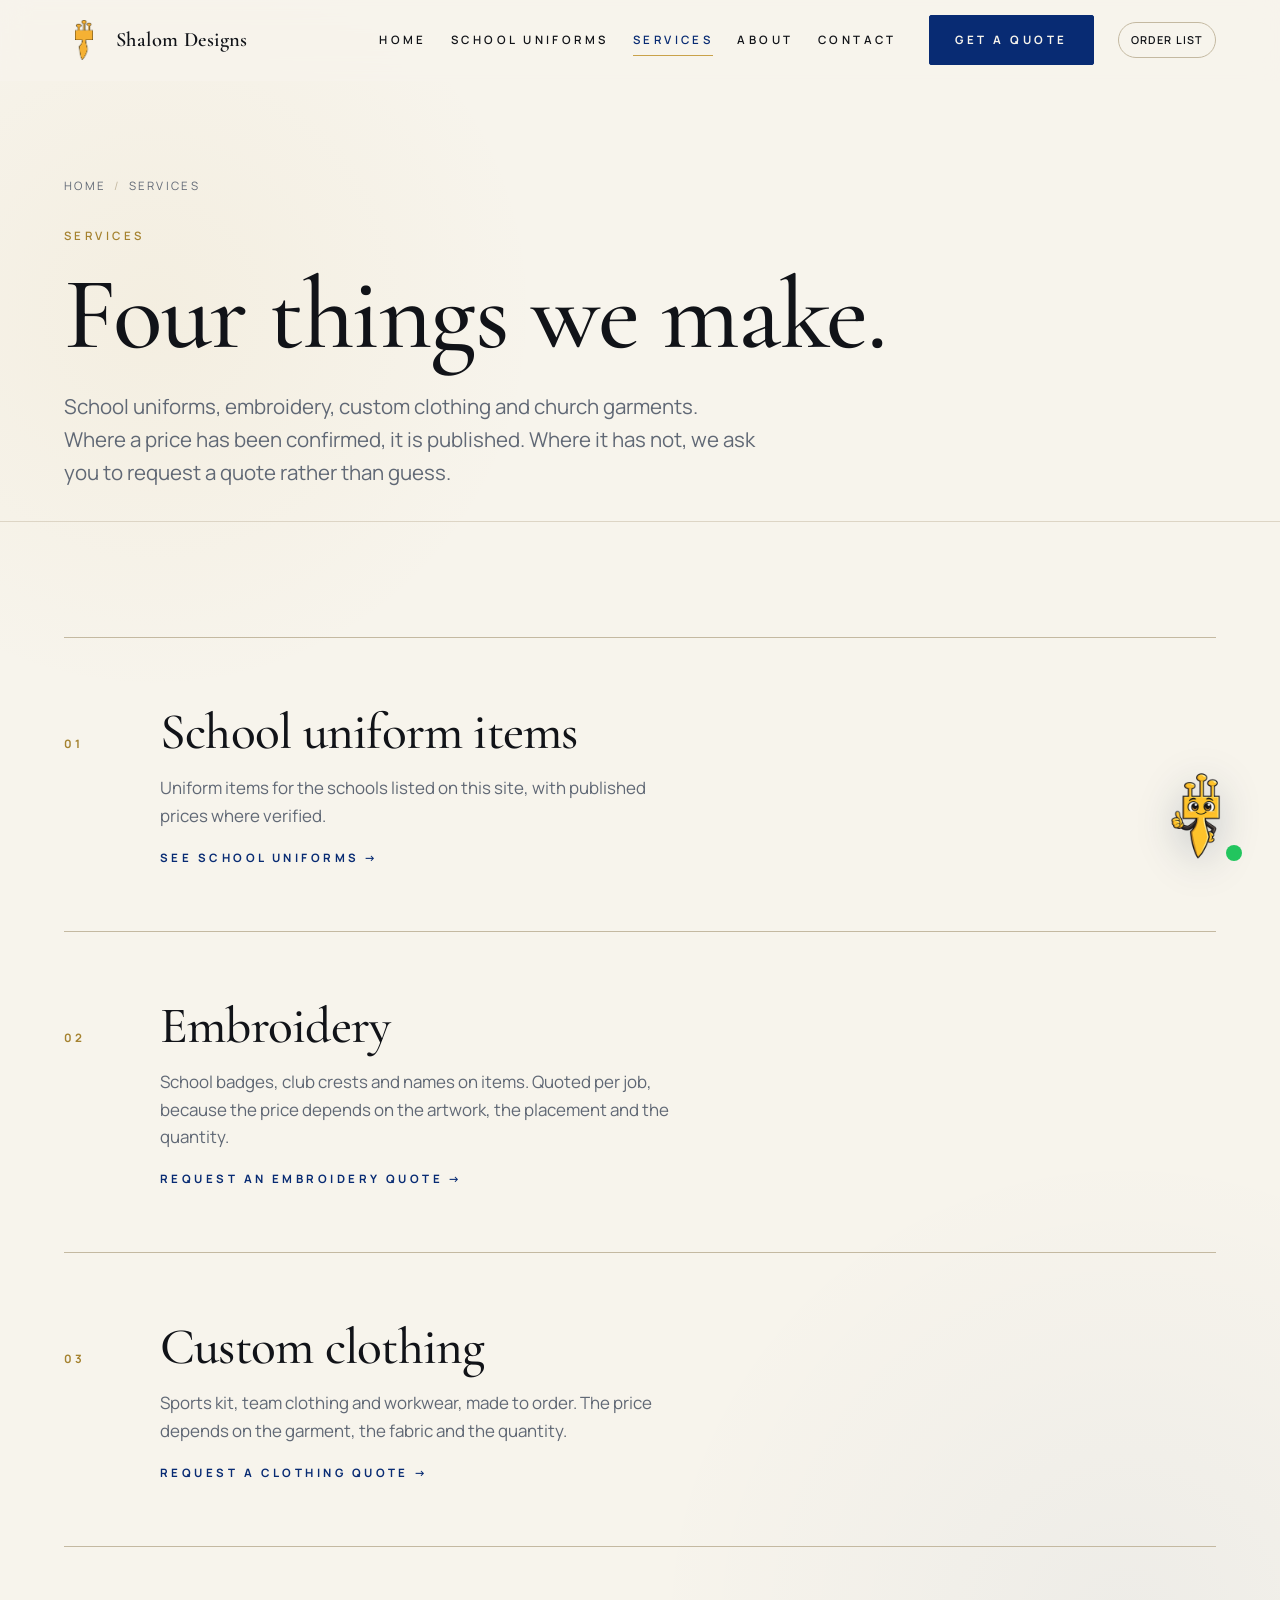
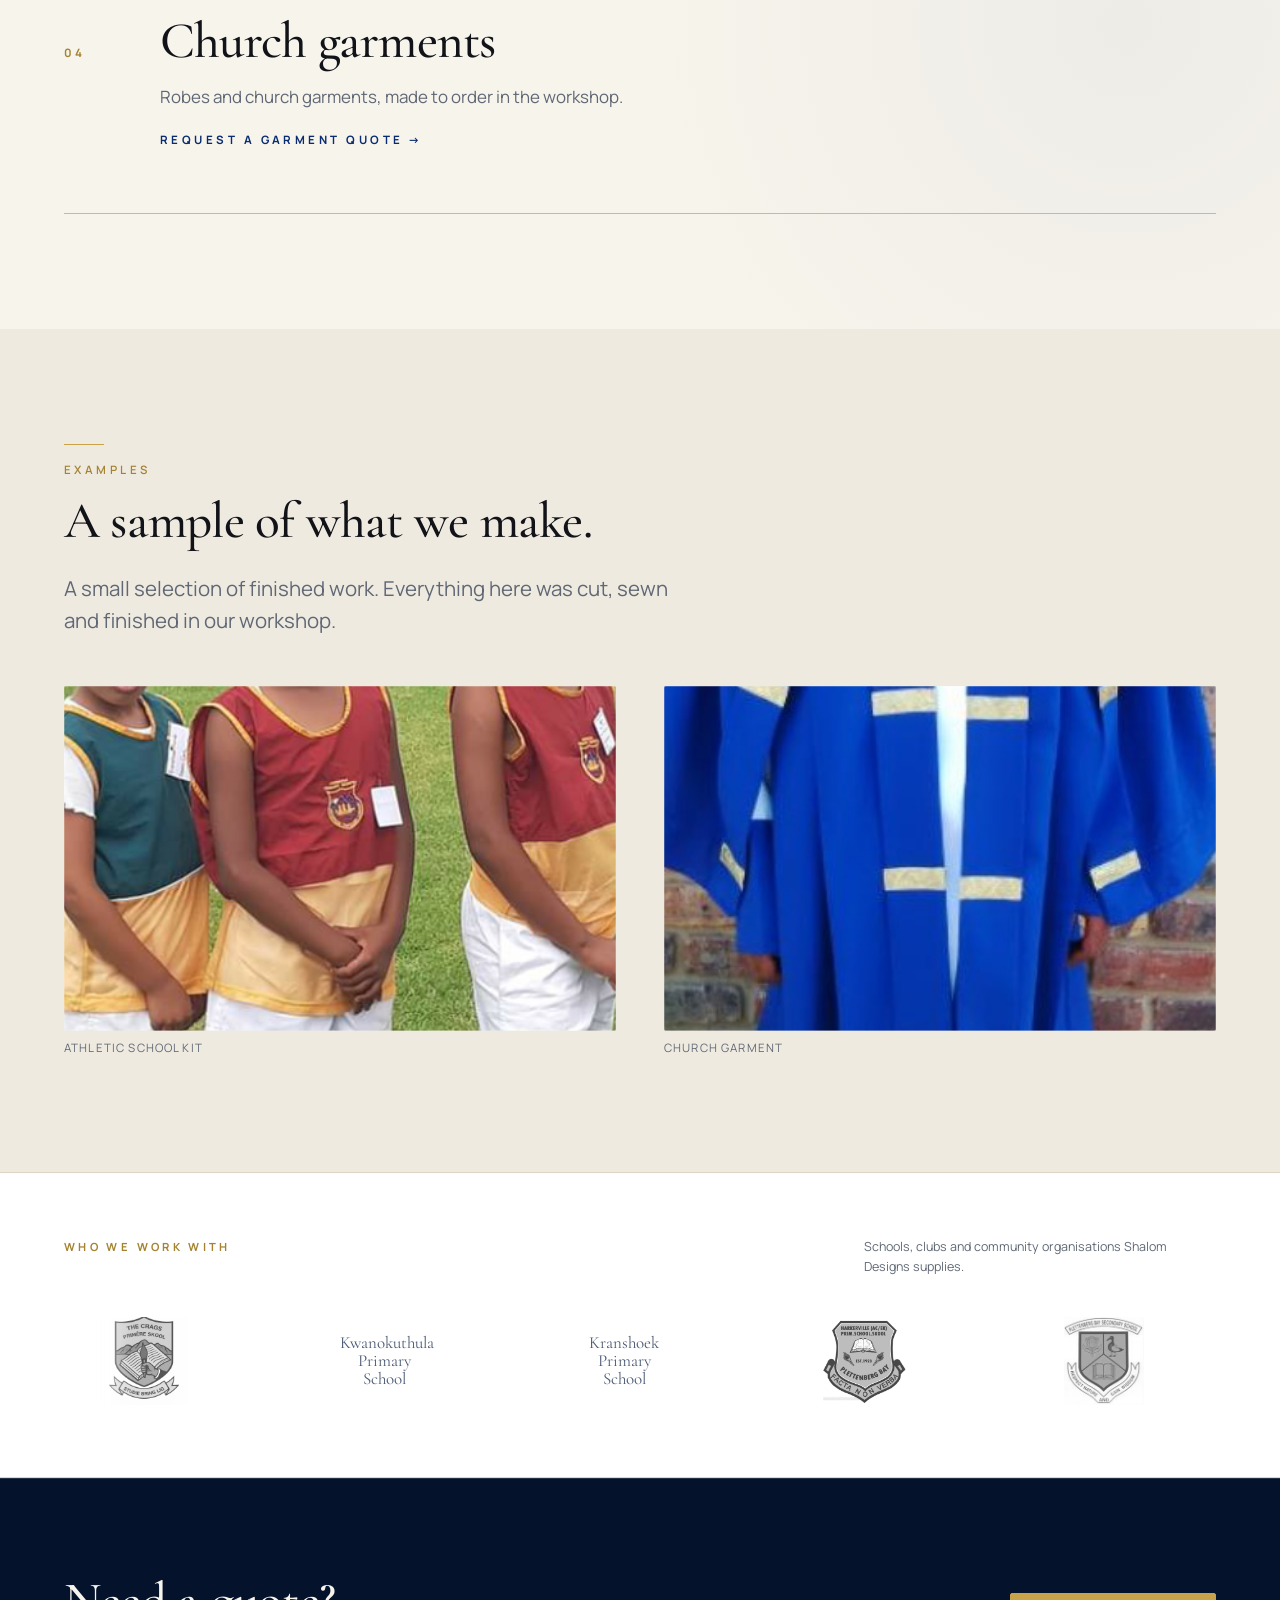
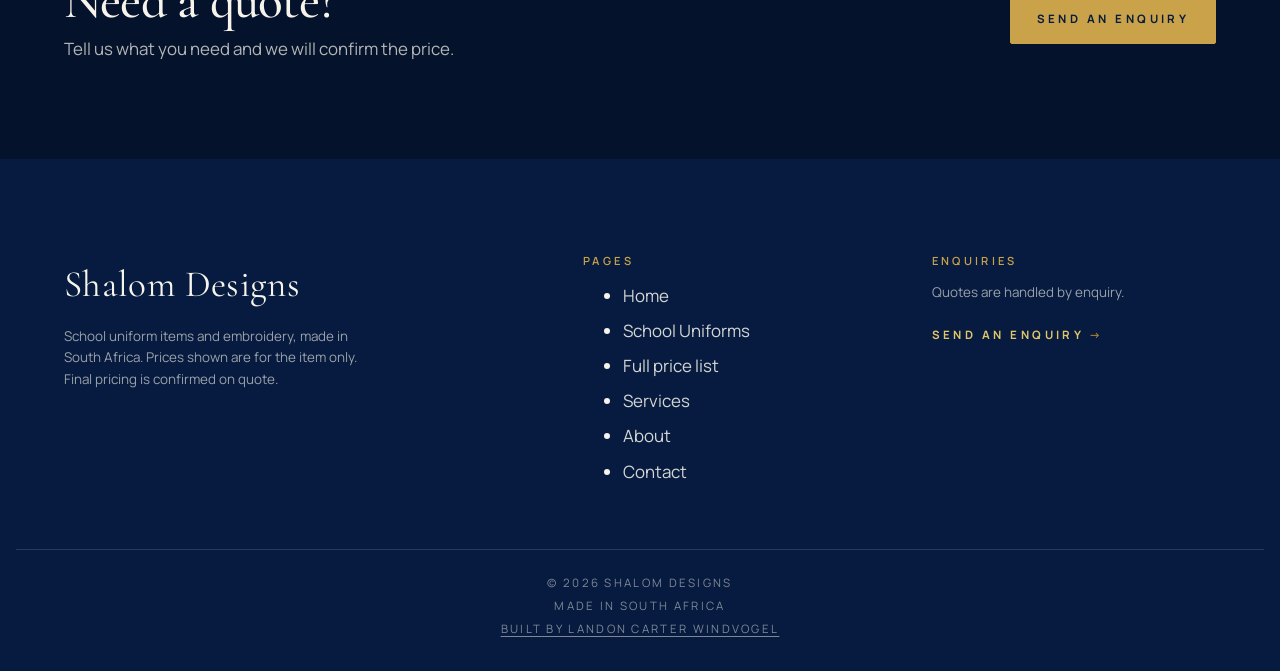
<file: services.html>
<!DOCTYPE html>
<html lang="en-ZA">
<head>
  <meta charset="utf-8">
  <meta name="viewport" content="width=device-width, initial-scale=1">
  <title>Services | Shalom Designs</title>
  <meta name="description" content="School uniforms, embroidery, custom clothing and church garments — made in the Shalom Designs workshop in the Garden Route. Quotes per job.">
  <link rel="canonical" href="https://shalomdesigns.co.za/services">

  <meta property="og:type" content="website">
  <meta property="og:site_name" content="Shalom Designs">
  <meta property="og:title" content="Services | Shalom Designs">
  <meta property="og:description" content="School uniforms, embroidery, custom clothing and church garments, made to order.">
  <meta property="og:url" content="https://shalomdesigns.co.za/services">
  <meta property="og:locale" content="en_ZA">
  <meta property="og:image" content="https://shalomdesigns.co.za/images/bannerwall.jpg">

  <meta name="theme-color" content="#061b3f">

  <link rel="icon" href="/images/favicon.png" type="image/png">
  <link rel="preconnect" href="https://fonts.googleapis.com">
  <link rel="preconnect" href="https://fonts.gstatic.com" crossorigin>
  <link rel="stylesheet" href="https://fonts.googleapis.com/css2?family=Cormorant+Garamond:ital,wght@0,400;0,500;0,600;0,700;1,400;1,500&family=Manrope:wght@400;500;600;700&display=swap">

  <link rel="stylesheet" href="/css/base.css">
  <link rel="stylesheet" href="/css/layout.css">
  <link rel="stylesheet" href="/css/components.css">
  <link rel="stylesheet" href="/css/pages.css">

  <script src="/js/boot.js"></script>
  <script type="module" src="/js/main.js"></script>
</head>
<body data-page="services">
  <a class="skip-link" href="#main">Skip to content</a>

  <header class="site-header" data-header>
    <div class="container header__inner">
      <a class="brand" href="/" aria-label="Shalom Designs — home">
        <span class="brand__logo" aria-hidden="true">
          <img src="/images/favicon.png" alt="">
        </span>
        <span class="brand__name">Shalom Designs</span>
      </a>

      <button class="nav-toggle" type="button" aria-expanded="false" aria-controls="primary-nav" data-nav-toggle>
        <span class="nav-toggle__bars" aria-hidden="true"><span></span><span></span></span>
        <span class="nav-toggle__text">Menu</span>
      </button>

      <nav class="primary-nav" id="primary-nav" aria-label="Primary" data-nav>
        <ul class="primary-nav__list">
          <li><a href="/">Home</a></li>
          <li><a href="/school-uniforms">School Uniforms</a></li>
          <li><a href="/services" aria-current="page">Services</a></li>
          <li><a href="/about">About</a></li>
          <li><a href="/contact">Contact</a></li>
        </ul>
        <a class="btn btn--primary primary-nav__cta" href="/contact#enquiry">Get a quote</a>
      </nav>
            <a class="order-badge" href="/contact#enquiry" data-order-badge aria-label="Order list, empty">
        Order list
        <span class="order-badge__count" data-order-count hidden>0</span>
      </a>
    </div>
  </header>

  <main id="main">

    <div class="page-hero">
      <div class="container">
        <nav class="breadcrumb" aria-label="Breadcrumb">
          <ol>
            <li><a href="/">Home</a></li>
            <li aria-current="page">Services</li>
          </ol>
        </nav>
        <p class="eyebrow">Services</p>
        <h1 class="page-hero__title">Four things we make.</h1>
        <p class="page-hero__lead">
          School uniforms, embroidery, custom clothing and church garments.
          Where a price has been confirmed, it is published. Where it has not,
          we ask you to request a quote rather than guess.
        </p>
      </div>
    </div>

    <!-- ================= SERVICES ================= -->
    <section class="section" aria-labelledby="service-list">
      <div class="container">
        <h2 id="service-list" class="visually-hidden">Services</h2>

        <div class="service-list">
          <a class="service-item" href="/school-uniforms" data-reveal>
            <span class="service-item__num" aria-hidden="true">01</span>
            <span class="service-item__body">
              <span class="service-item__title">School uniform items</span>
              <span class="service-item__desc">
                Uniform items for the schools listed on this site, with published prices
                where verified.
              </span>
              <span class="service-item__cta">See school uniforms</span>
            </span>
          </a>

          <a class="service-item" href="/contact#enquiry" data-reveal>
            <span class="service-item__num" aria-hidden="true">02</span>
            <span class="service-item__body">
              <span class="service-item__title">Embroidery</span>
              <span class="service-item__desc">
                School badges, club crests and names on items. Quoted per job,
                because the price depends on the artwork, the placement and the
                quantity.
              </span>
              <span class="service-item__cta">Request an embroidery quote</span>
            </span>
          </a>

          <a class="service-item" href="/contact#enquiry" data-reveal>
            <span class="service-item__num" aria-hidden="true">03</span>
            <span class="service-item__body">
              <span class="service-item__title">Custom clothing</span>
              <span class="service-item__desc">
                Sports kit, team clothing and workwear, made to order. The price
                depends on the garment, the fabric and the quantity.
              </span>
              <span class="service-item__cta">Request a clothing quote</span>
            </span>
          </a>

          <a class="service-item" href="/contact#enquiry" data-reveal>
            <span class="service-item__num" aria-hidden="true">04</span>
            <span class="service-item__body">
              <span class="service-item__title">Church garments</span>
              <span class="service-item__desc">
                Robes and church garments, made to order in the workshop.
              </span>
              <span class="service-item__cta">Request a garment quote</span>
            </span>
          </a>
        </div>
      </div>
    </section>

    <!-- ================= WORKED EXAMPLES ================= -->
    <section class="section section--alt" aria-labelledby="work">
      <div class="container">
        <div class="section__head" data-reveal>
          <hr class="gold-rule">
          <p class="eyebrow" >Examples</p>
          <h2 id="work">A sample of what we make.</h2>
          <p class="section__lead">
            A small selection of finished work. Everything here was cut, sewn
            and finished in our workshop.
          </p>
        </div>

        <div class="work-gallery">
          <figure>
            <div class="editorial-image editorial-image--wide" data-mask-reveal>
              <img src="/images/sport.png"
                   alt="Athletic school running kit manufactured by Shalom Designs"
                   width="1200" height="750" loading="lazy" decoding="async">
            </div>
            <figcaption class="editorial-image__caption">Athletic school kit</figcaption>
          </figure>

          <figure>
            <div class="editorial-image editorial-image--wide" data-mask-reveal>
              <img src="/images/toga.jpg"
                   alt="A church garment made by Shalom Designs"
                   width="1200" height="750" loading="lazy" decoding="async">
            </div>
            <figcaption class="editorial-image__caption">Church garment</figcaption>
          </figure>
        </div>
      </div>
    </section>

    <!-- ================= PARTNERS ================= -->
    <section class="partner-strip" aria-labelledby="partners">
      <div class="container">
        <div class="partner-strip__head">
          <p class="partner-strip__label" id="partners">Who we work with</p>
          <p class="partner-strip__note">
            Schools, clubs and community organisations Shalom Designs supplies.
          </p>
        </div>

        <div data-partners>
          <noscript>
            <ul class="partner-strip__list">
              <li class="partner-strip__item">Crags Primary School</li>
              <li class="partner-strip__item">Harkerville School</li>
              <li class="partner-strip__item">Plettenberg Bay Secondary School</li>
              <li class="partner-strip__item">Pirates Soccer Club</li>
              <li class="partner-strip__item">Central Laundry</li>              <li class="partner-strip__item">Department of Rural Development</li>
            </ul>
          </noscript>
        </div>
      </div>
    </section>

    <section class="cta-band">
      <div class="container cta-band__inner">
        <div data-reveal>
          <h2>Need a quote?</h2>
          <p>Tell us what you need and we will confirm the price.</p>
        </div>
        <a class="btn btn--gold" href="/contact#enquiry">Send an enquiry</a>
      </div>
    </section>

  </main>

  <footer class="site-footer">
    <div class="container footer__inner">
      <div class="footer__brand">
        <p class="footer__name">Shalom Designs</p>
        <p class="footer__note">
          School uniform items and embroidery, made in South Africa. Prices shown
          are for the item only. Final pricing is confirmed on quote.
        </p>
      </div>

      <nav class="footer__nav" aria-label="Footer">
        <h2 class="footer__heading">Pages</h2>
        <ul>
          <li><a href="/">Home</a></li>
          <li><a href="/school-uniforms">School Uniforms</a></li>
          <li><a href="/shop">Full price list</a></li>
          <li><a href="/services">Services</a></li>
          <li><a href="/about">About</a></li>
          <li><a href="/contact">Contact</a></li>
        </ul>
      </nav>

      <div class="footer__contact">
        <h2 class="footer__heading">Enquiries</h2>
        <p>Quotes are handled by enquiry.</p>
        <a class="link-arrow link-arrow--light" href="/contact#enquiry">Send an enquiry</a>
      </div>
    </div>

    <div class="container footer__legal">
      <p>&copy; <span data-year>2026</span> Shalom Designs</p>
      <p>Made in South Africa</p>
    </div>
  </footer>
</body>
</html>
</file>
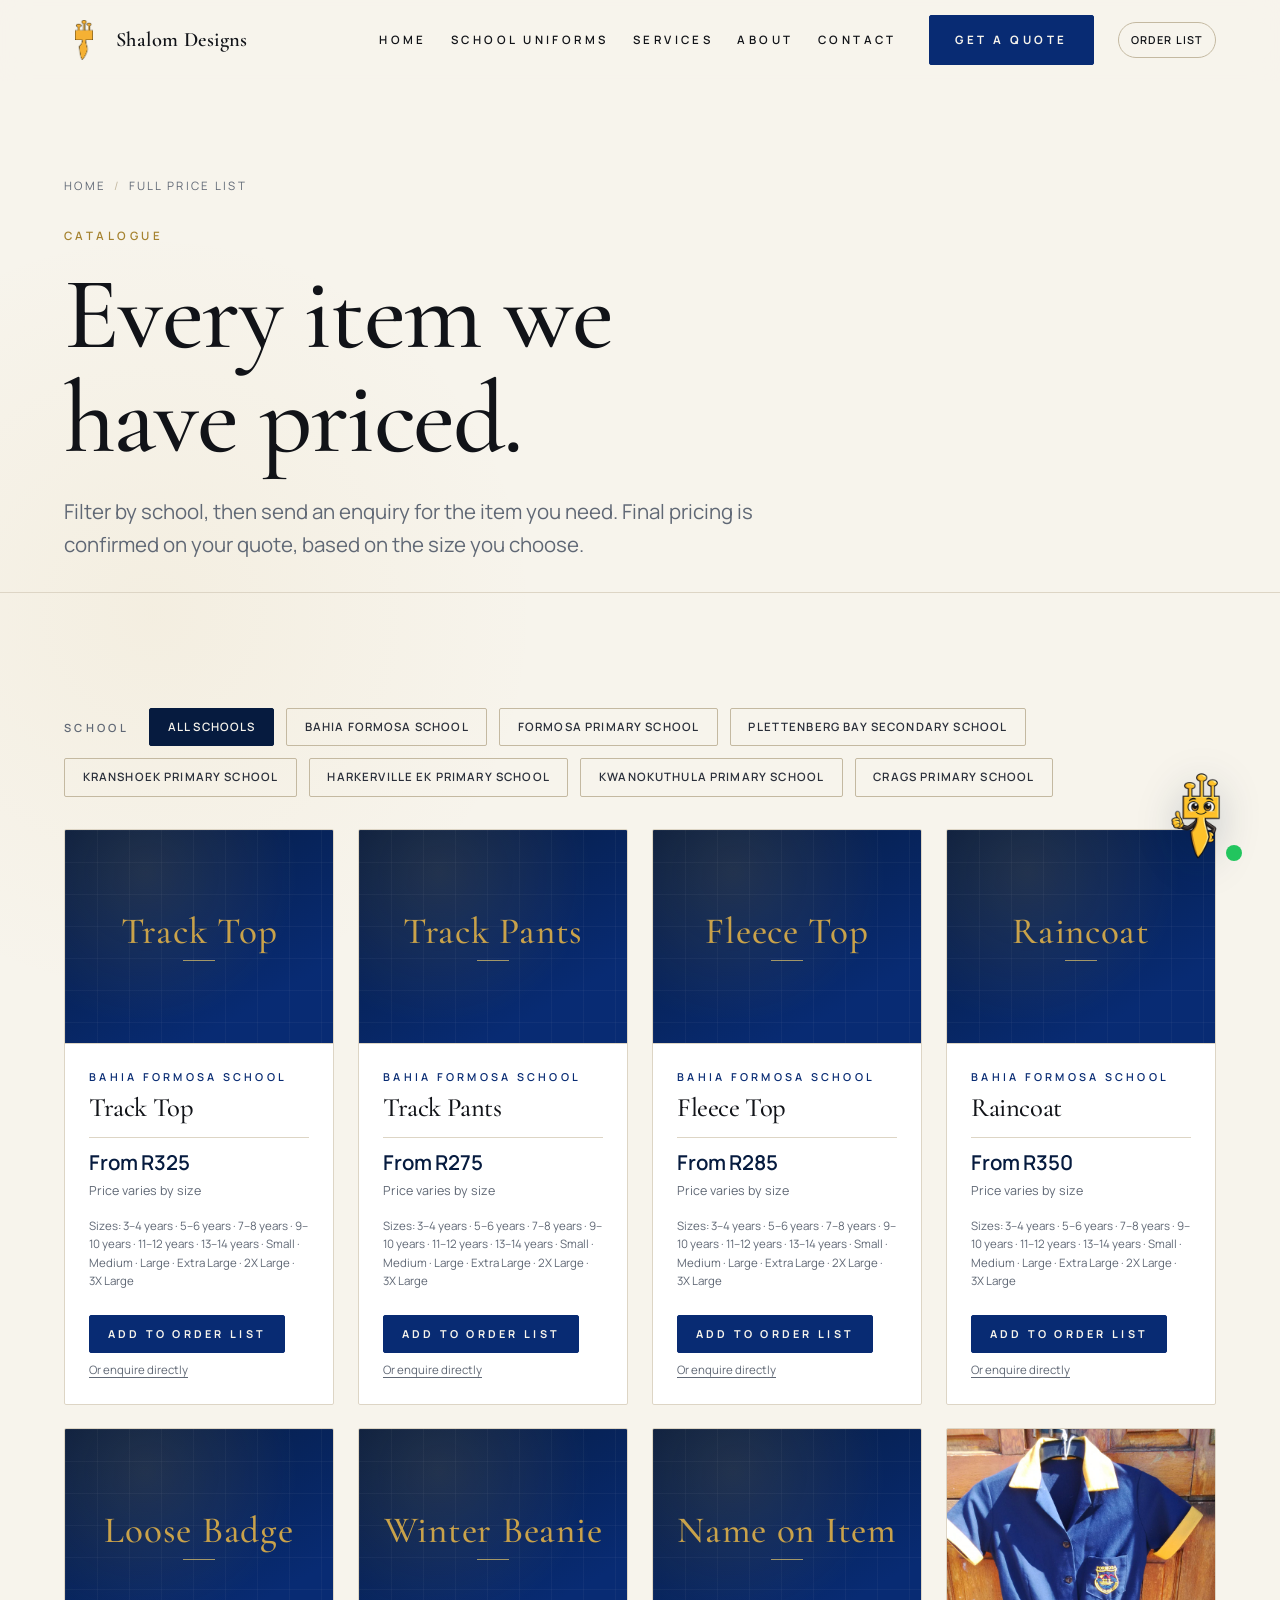
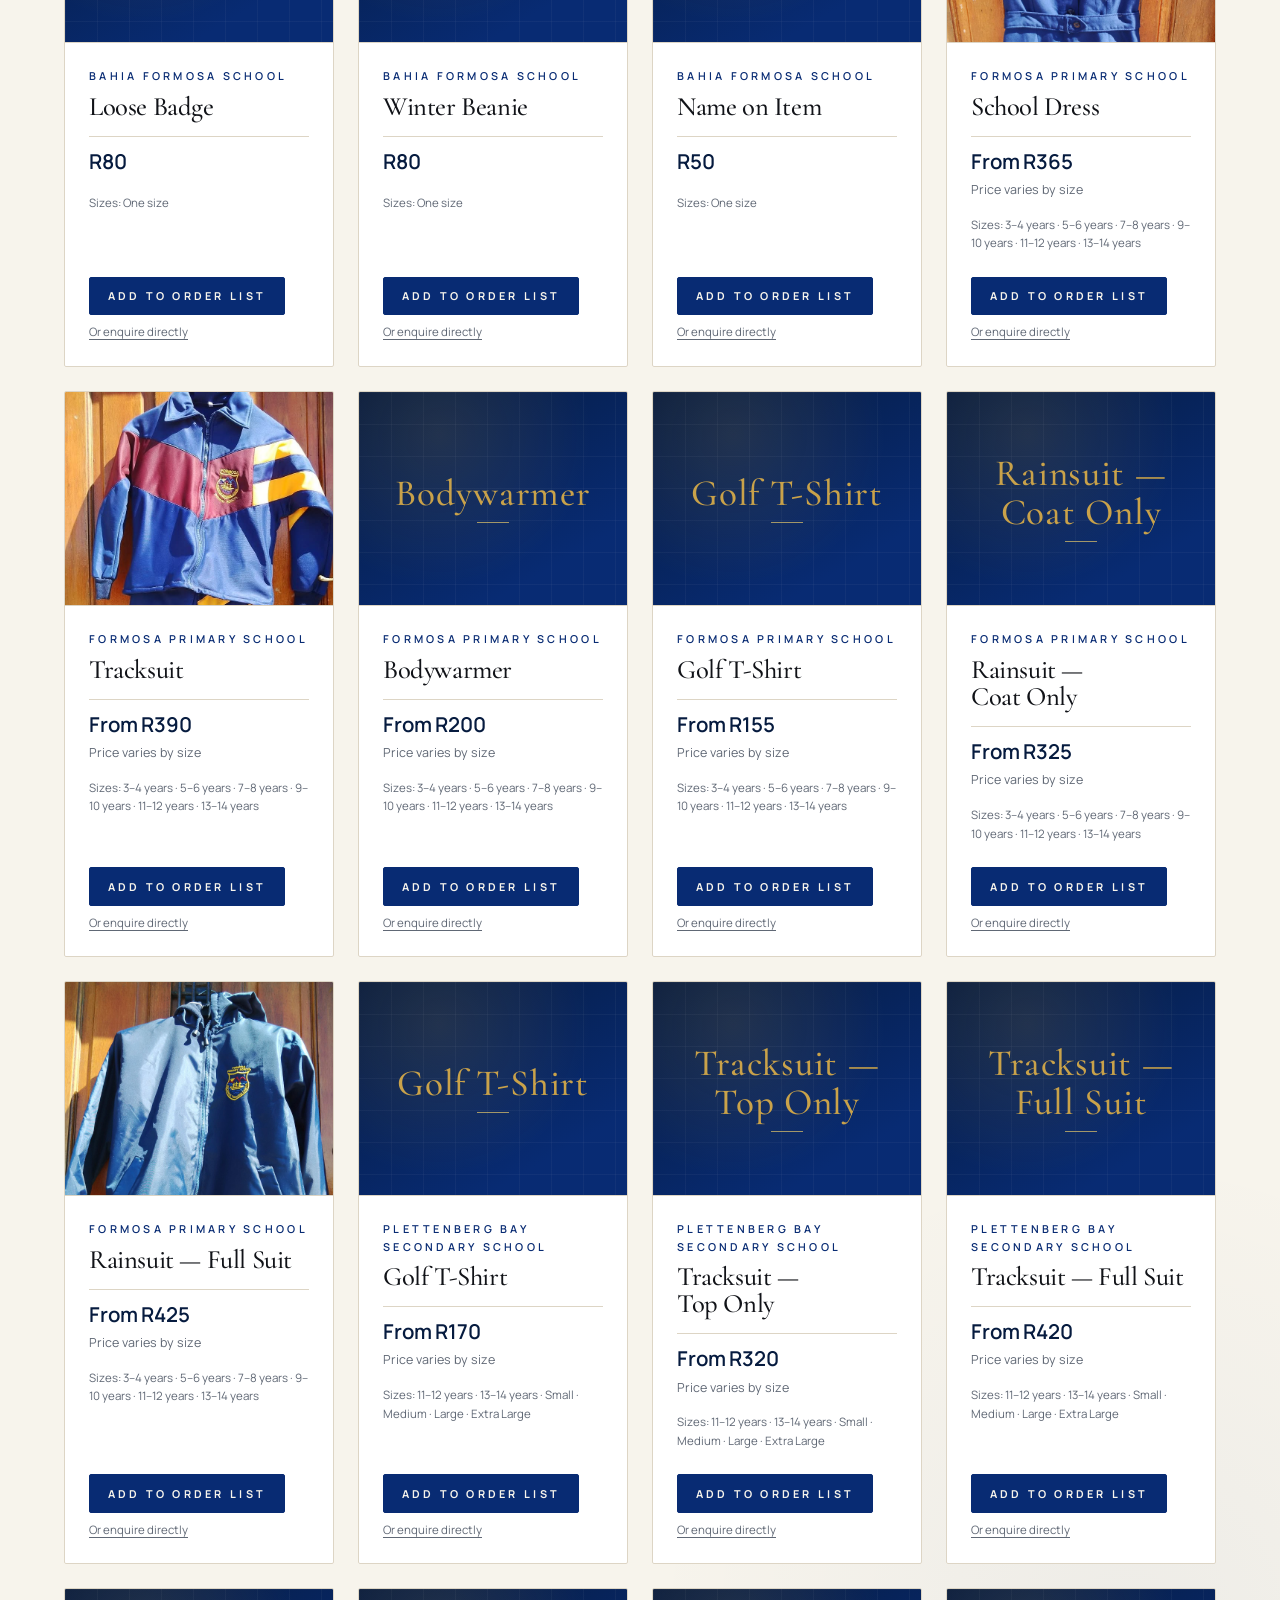
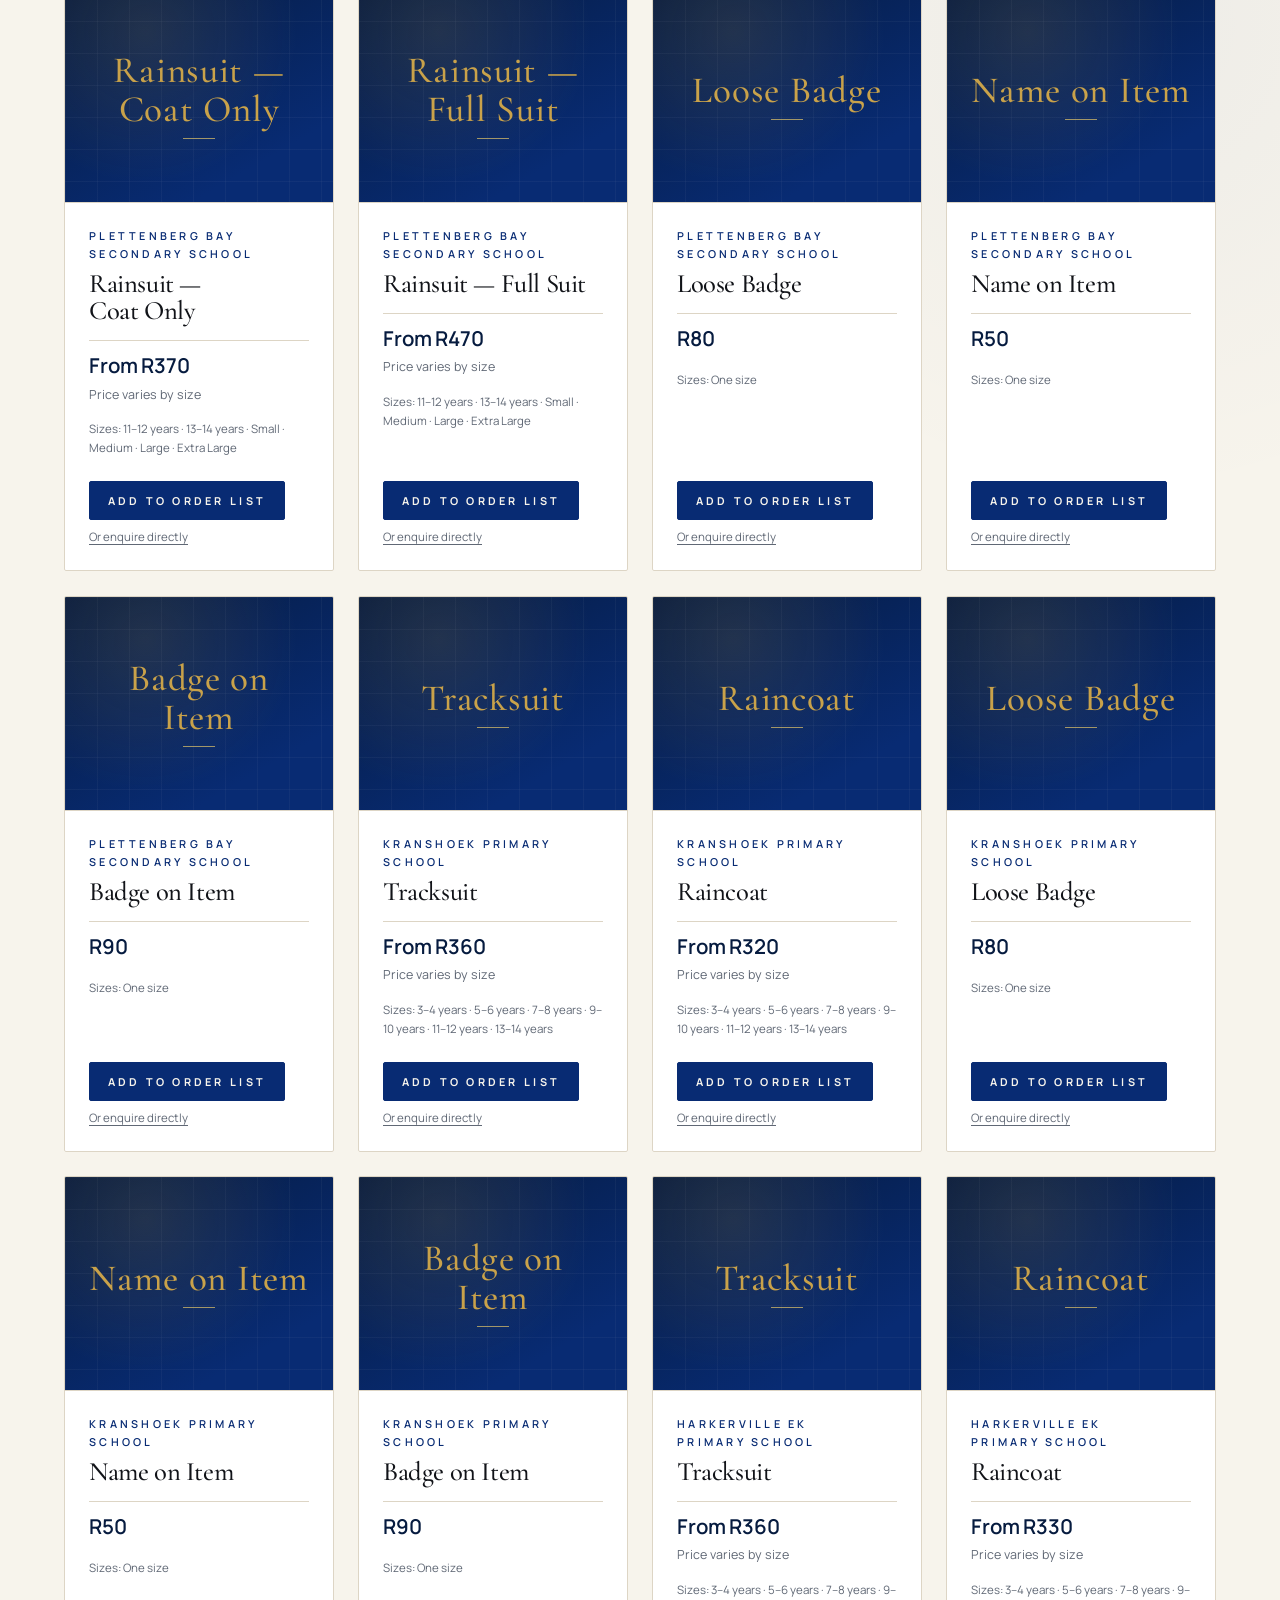
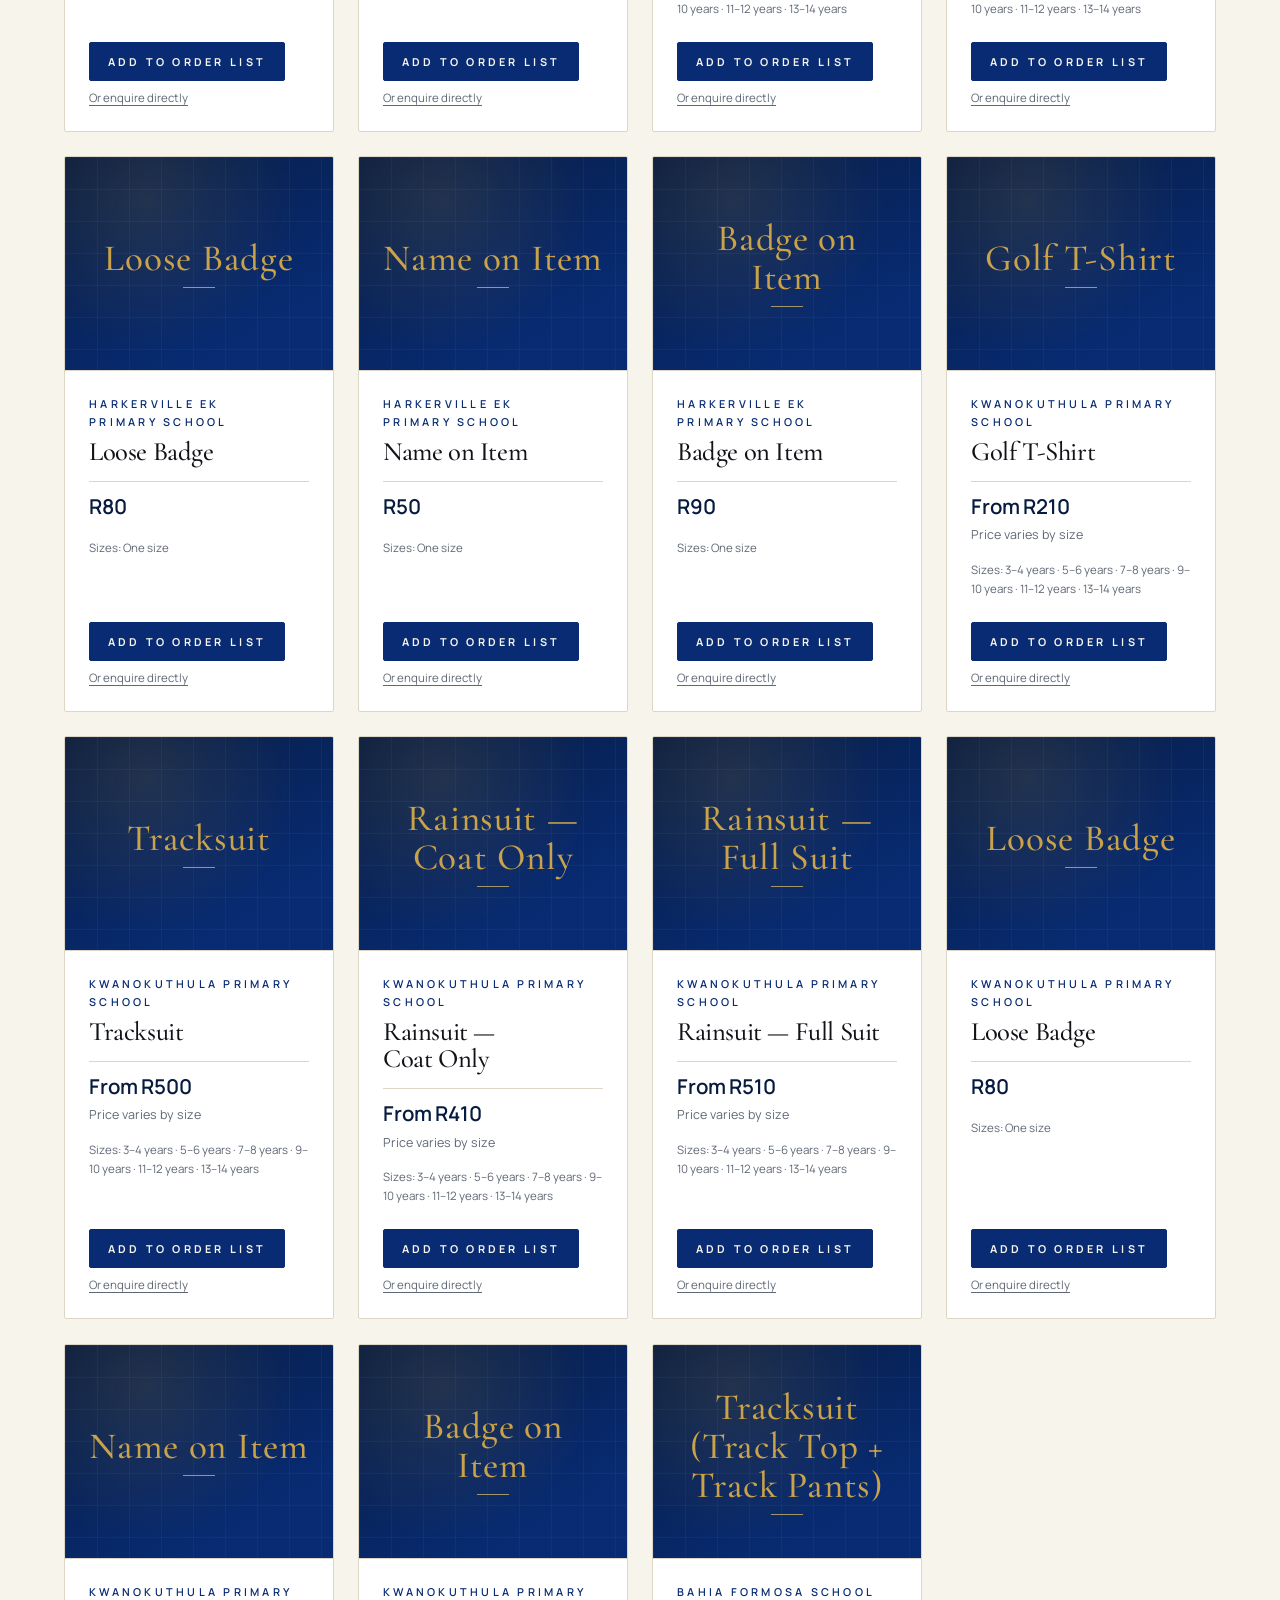
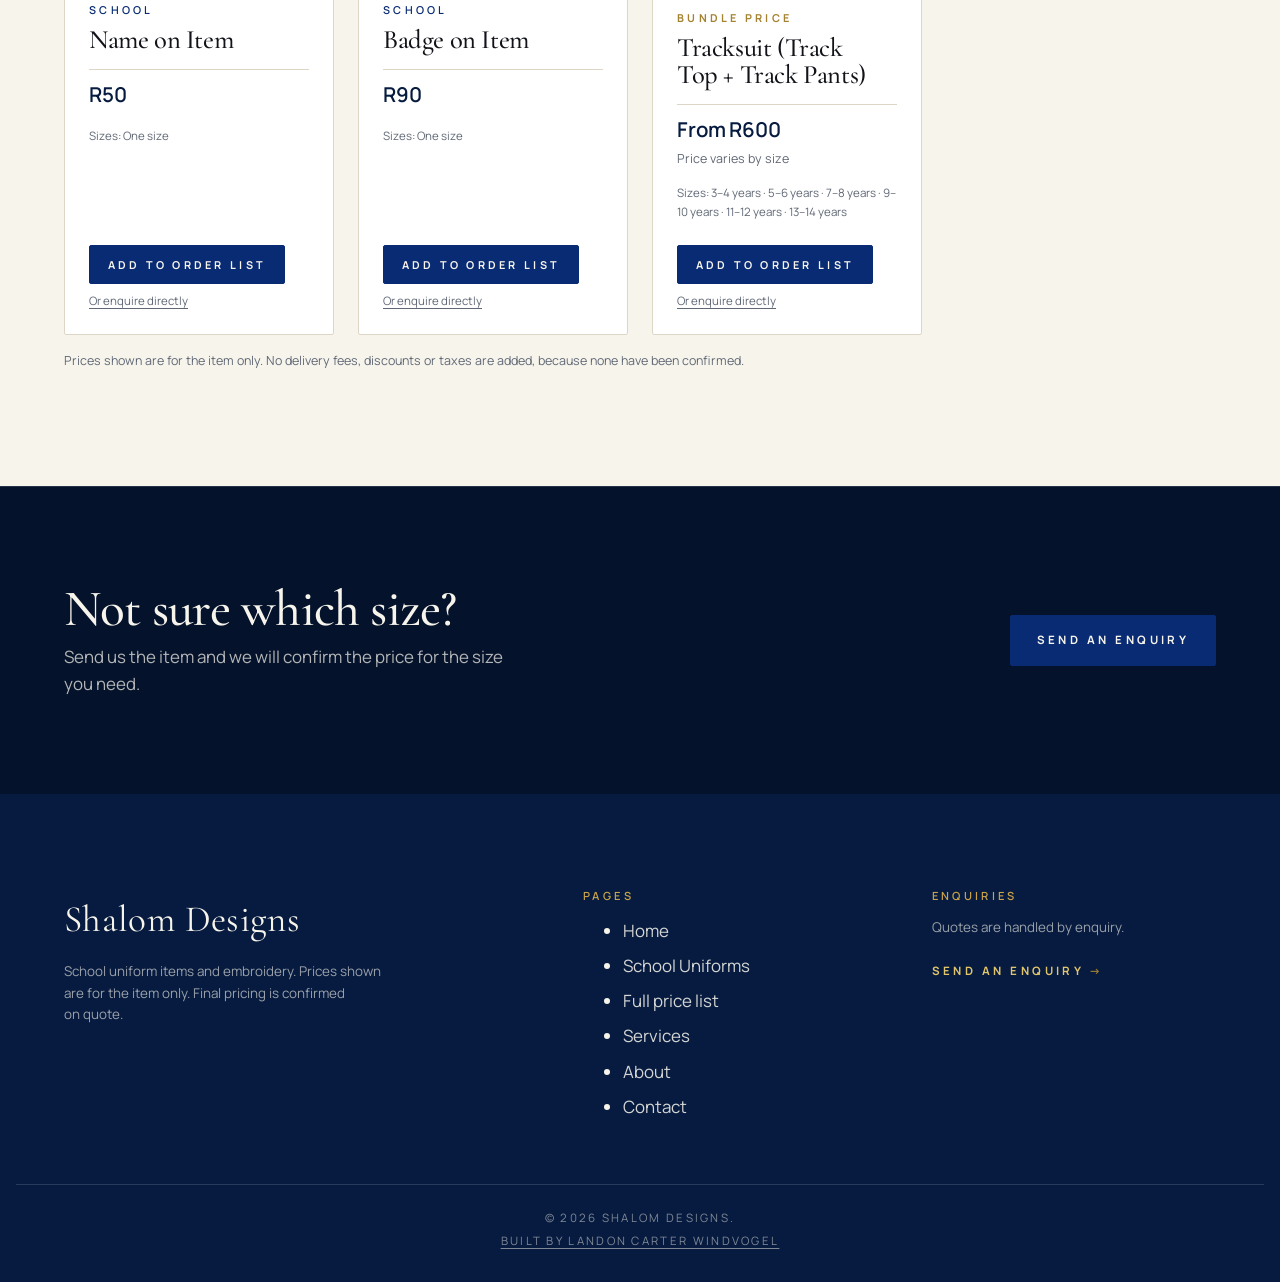
<file: shop.html>
<!DOCTYPE html>
<html lang="en-ZA">
<head>
  <meta charset="utf-8">
  <meta name="viewport" content="width=device-width, initial-scale=1">
  <title>Full Price List | Shalom Designs</title>
  <meta name="description" content="Browse the school uniform items Shalom Designs has published prices for, across the schools listed on the site.">
  <link rel="canonical" href="https://shalomdesigns.co.za/shop">

  <meta property="og:type" content="website">
  <meta property="og:site_name" content="Shalom Designs">
  <meta property="og:title" content="Full Price List | Shalom Designs">
  <meta property="og:description" content="Every published school uniform price in one place.">
  <meta property="og:url" content="https://shalomdesigns.co.za/shop">
  <meta property="og:locale" content="en_ZA">
  <meta property="og:image" content="https://shalomdesigns.co.za/images/bannerwall.jpg">

  <meta name="theme-color" content="#061b3f">

  <link rel="preconnect" href="https://fonts.googleapis.com">
  <link rel="preconnect" href="https://fonts.gstatic.com" crossorigin>
  <link rel="icon" href="/images/favicon.png" type="image/png">
<link rel="stylesheet" href="https://fonts.googleapis.com/css2?family=Cormorant+Garamond:ital,wght@0,400;0,500;0,600;0,700;1,400;1,500&family=Manrope:wght@400;500;600;700&display=swap">

  <link rel="stylesheet" href="/css/base.css">
  <link rel="stylesheet" href="/css/layout.css">
  <link rel="stylesheet" href="/css/components.css">
  <link rel="stylesheet" href="/css/pages.css">

  <script src="/js/boot.js"></script>
  <script type="module" src="/js/main.js"></script>
</head>
<body data-page="shop">
  <a class="skip-link" href="#main">Skip to content</a>

  <header class="site-header" data-header>
    <div class="container header__inner">
      <a class="brand" href="/" aria-label="Shalom Designs — home">
        <span class="brand__logo" aria-hidden="true">
          <img src="/images/favicon.png" alt="">
        </span>
      <span class="brand__name">Shalom Designs</span>
      </a>

      <button class="nav-toggle" type="button" aria-expanded="false" aria-controls="primary-nav" data-nav-toggle>
        <span class="nav-toggle__bars" aria-hidden="true"><span></span><span></span></span>
        <span class="nav-toggle__text">Menu</span>
      </button>

      <nav class="primary-nav" id="primary-nav" aria-label="Primary" data-nav>
        <ul class="primary-nav__list">
          <li><a href="/">Home</a></li>
          <li><a href="/school-uniforms">School Uniforms</a></li>
          <li><a href="/services">Services</a></li>
          <li><a href="/about">About</a></li>
          <li><a href="/contact">Contact</a></li>
        </ul>
        <a class="btn btn--primary primary-nav__cta" href="/contact#enquiry">Get a quote</a>
      </nav>
            <a class="order-badge" href="/contact#enquiry" data-order-badge aria-label="Order list, empty">
        Order list
        <span class="order-badge__count" data-order-count hidden>0</span>
      </a>
    </div>
  </header>

  <main id="main">

    <div class="page-hero">
      <div class="container">
        <nav class="breadcrumb" aria-label="Breadcrumb">
          <ol>
            <li><a href="/">Home</a></li>
            <li aria-current="page">Full price list</li>
          </ol>
        </nav>
        <p class="eyebrow">Catalogue</p>
        <h1 class="page-hero__title">Every item we have priced.</h1>
        <p class="page-hero__lead">
          Filter by school, then send an enquiry for the item you need. Final pricing
          is confirmed on your quote, based on the size you choose.
        </p>
      </div>
    </div>

    <section class="section" aria-labelledby="catalogue">
      <div class="container">
        <h2 id="catalogue" class="visually-hidden">Item catalogue</h2>

        <div class="filter-bar" data-filter-group role="group" aria-label="Filter items by school">
          <span class="filter-bar__label" aria-hidden="true">School</span>
          <a class="chip" href="/shop" data-filter-value="all">All schools</a>
          <a class="chip" href="/shop?school=bahia-formosa" data-filter-value="bahia-formosa">Bahia Formosa School</a>
          <a class="chip" href="/shop?school=formosa-primary" data-filter-value="formosa-primary">Formosa Primary School</a>
          <a class="chip" href="/shop?school=plettenberg-bay-secondary" data-filter-value="plettenberg-bay-secondary">Plettenberg Bay Secondary School</a>
          <a class="chip" href="/shop?school=kranshoek-primary" data-filter-value="kranshoek-primary">Kranshoek Primary School</a>
          <a class="chip" href="/shop?school=harkerville-ek" data-filter-value="harkerville-ek">Harkerville Ek Primary School</a>
          <a class="chip" href="/shop?school=kwanokuthula-primary" data-filter-value="kwanokuthula-primary">Kwanokuthula Primary School</a>
          <a class="chip" href="/shop?school=crags-primary" data-filter-value="crags-primary">Crags Primary School</a>
        </div>

        <div data-catalogue>
          <noscript>
            <p>
              Enable JavaScript to browse the catalogue, or see the
              <a href="/school-uniforms">school uniform pages</a>.
            </p>
          </noscript>
        </div>

        <p class="note-inline">
          Prices shown are for the item only. No delivery fees, discounts or taxes are
          added, because none have been confirmed.
        </p>
      </div>
    </section>

    <section class="cta-band">
      <div class="container cta-band__inner">
        <div data-reveal>
          <h2>Not sure which size?</h2>
          <p>Send us the item and we will confirm the price for the size you need.</p>
        </div>
        <a class="btn btn--primary" href="/contact#enquiry">Send an enquiry</a>
      </div>
    </section>

  </main>

  <footer class="site-footer">
    <div class="container footer__inner">
      <div class="footer__brand">
        <p class="footer__name">Shalom Designs</p>
        <p class="footer__note">
          School uniform items and embroidery. Prices shown are for the item only.
          Final pricing is confirmed on quote.
        </p>
      </div>

      <nav class="footer__nav" aria-label="Footer">
        <h2 class="footer__heading">Pages</h2>
        <ul>
          <li><a href="/">Home</a></li>
          <li><a href="/school-uniforms">School Uniforms</a></li>
          <li><a href="/shop">Full price list</a></li>
          <li><a href="/services">Services</a></li>
          <li><a href="/about">About</a></li>
          <li><a href="/contact">Contact</a></li>
        </ul>
      </nav>

      <div class="footer__contact">
        <h2 class="footer__heading">Enquiries</h2>
        <p>Quotes are handled by enquiry.</p>
        <a class="link-arrow link-arrow--light" href="/contact#enquiry">Send an enquiry</a>
      </div>
    </div>

    <div class="container footer__legal">
      <p>&copy; <span data-year>2026</span> Shalom Designs.</p>
    </div>
  </footer>
</body>
</html>
</file>
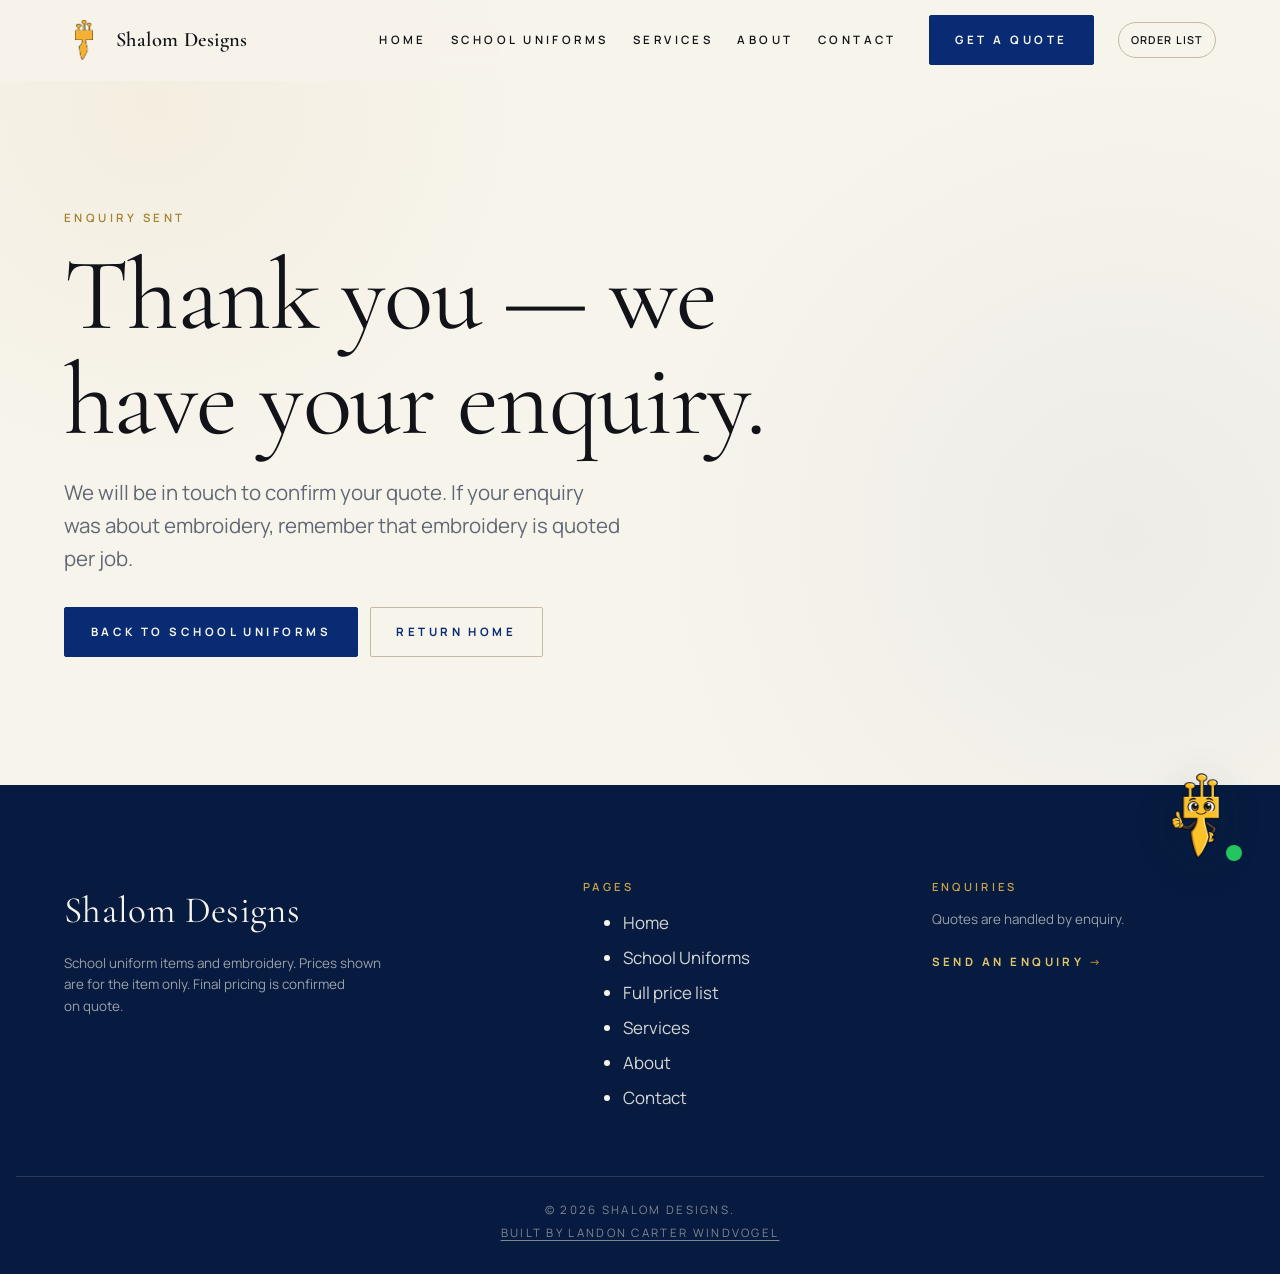
<file: thank-you.html>
<!DOCTYPE html>
<html lang="en-ZA">
<head>
  <meta charset="utf-8">
  <meta name="viewport" content="width=device-width, initial-scale=1">
  <title>Thank you | Shalom Designs</title>
  <meta name="description" content="Your enquiry has been sent to Shalom Designs. We will be in touch to confirm your quote.">
  <meta name="robots" content="noindex, follow">
  <link rel="canonical" href="https://shalomdesigns.co.za/thank-you.html">

  <meta name="theme-color" content="#061b3f">

  <link rel="preconnect" href="https://fonts.googleapis.com">
  <link rel="preconnect" href="https://fonts.gstatic.com" crossorigin>
  <link rel="icon" href="/images/favicon.png" type="image/png">
<link rel="stylesheet" href="https://fonts.googleapis.com/css2?family=Cormorant+Garamond:ital,wght@0,400;0,500;0,600;0,700;1,400;1,500&family=Manrope:wght@400;500;600;700&display=swap">

  <link rel="stylesheet" href="/css/base.css">
  <link rel="stylesheet" href="/css/layout.css">
  <link rel="stylesheet" href="/css/components.css">
  <link rel="stylesheet" href="/css/pages.css">

  <script src="/js/boot.js"></script>
  <script type="module" src="/js/main.js"></script>
</head>
<body data-page="thank-you">
  <a class="skip-link" href="#main">Skip to content</a>

  <header class="site-header" data-header>
    <div class="container header__inner">
      <a class="brand" href="/" aria-label="Shalom Designs — home">
        <span class="brand__logo" aria-hidden="true">
          <img src="/images/favicon.png" alt="">
        </span>        <span class="brand__name">Shalom Designs</span>
      </a>

      <button class="nav-toggle" type="button" aria-expanded="false" aria-controls="primary-nav" data-nav-toggle>
        <span class="nav-toggle__bars" aria-hidden="true"><span></span><span></span></span>
        <span class="nav-toggle__text">Menu</span>
      </button>

      <nav class="primary-nav" id="primary-nav" aria-label="Primary" data-nav>
        <ul class="primary-nav__list">
          <li><a href="/">Home</a></li>
          <li><a href="/school-uniforms">School Uniforms</a></li>
          <li><a href="/services">Services</a></li>
          <li><a href="/about">About</a></li>
          <li><a href="/contact">Contact</a></li>
        </ul>
        <a class="btn btn--primary primary-nav__cta" href="/contact#enquiry">Get a quote</a>
      </nav>
            <a class="order-badge" href="/contact#enquiry" data-order-badge aria-label="Order list, empty">
        Order list
        <span class="order-badge__count" data-order-count hidden>0</span>
      </a>
    </div>
  </header>

  <main id="main">
    <section class="thankyou">
      <div class="container">
        <p class="eyebrow">Enquiry sent</p>
        <h1 class="thankyou__title">Thank you — we have your enquiry.</h1>
        <p class="thankyou__lead">
          We will be in touch to confirm your quote. If your enquiry was about
          embroidery, remember that embroidery is quoted per job.
        </p>
        <p class="thankyou__reference" data-reference-container>
          Your enquiry reference: <strong data-order-reference></strong>
        </p>
        <div class="thankyou__actions">
          <a class="btn btn--primary" href="/school-uniforms">Back to school uniforms</a>
          <a class="btn btn--ghost" href="/">Return home</a>
        </div>
      </div>
    </section>
  </main>

  <footer class="site-footer">
    <div class="container footer__inner">
      <div class="footer__brand">
        <p class="footer__name">Shalom Designs</p>
        <p class="footer__note">
          School uniform items and embroidery. Prices shown are for the item only.
          Final pricing is confirmed on quote.
        </p>
      </div>

      <nav class="footer__nav" aria-label="Footer">
        <h2 class="footer__heading">Pages</h2>
        <ul>
          <li><a href="/">Home</a></li>
          <li><a href="/school-uniforms">School Uniforms</a></li>
          <li><a href="/shop">Full price list</a></li>
          <li><a href="/services">Services</a></li>
          <li><a href="/about">About</a></li>
          <li><a href="/contact">Contact</a></li>
        </ul>
      </nav>

      <div class="footer__contact">
        <h2 class="footer__heading">Enquiries</h2>
        <p>Quotes are handled by enquiry.</p>
        <a class="link-arrow link-arrow--light" href="/contact#enquiry">Send an enquiry</a>
      </div>
    </div>

    <div class="container footer__legal">
      <p>&copy; <span data-year>2026</span> Shalom Designs.</p>
    </div>
  </footer>
</body>
</html>
</file>
<file: css/base.css>
/* ---------------------------------------------------------------- reset */

*, *::before, *::after { box-sizing: border-box; }
* { margin: 0; }

html {
  -webkit-text-size-adjust: 100%;
  text-size-adjust: 100%;
  overflow-x: clip;
  scroll-behavior: smooth;
  scroll-padding-top: 6rem;
}

@media (prefers-reduced-motion: reduce) {
  html { scroll-behavior: auto; }
}

body {
  min-height: 100vh;
  -webkit-font-smoothing: antialiased;
  -moz-osx-font-smoothing: grayscale;
}

img, picture, svg, video { display: block; max-width: 100%; }
input, button, textarea, select { font: inherit; color: inherit; }
button { background: none; border: 0; cursor: pointer; }
a { color: inherit; }
ul[class], ol[class] { list-style: none; padding: 0; }
table { border-collapse: collapse; width: 100%; }

/* --------------------------------------------------------------- tokens */

:root {
  --blue: #082b73;              /* primary royal blue */
  --blue-rich: #0b3d91;         /* rich royal blue */
  --blue-deep: #061b3f;         /* deep midnight blue */
  --blue-night: #04122b;        /* darkest surface, for hero scrim */

  --gold: #c9a24a;              /* champagne gold — accent */
  --gold-light: #e1c56a;        /* highlight gold */
  --gold-deep: #a5822f;         /* hover / pressed gold */

  --ivory: #f7f4ec;             /* warm ivory — page background */
  --cream: #efeae0;             /* soft cream — alt surface */
  --white: #ffffff;
  --black: #111318;             /* near-black text */
  --slate: #606875;             /* muted slate */

  /* ---- semantic tokens ---- */
  --ink: var(--black);
  --ink-2: #2a2f3a;
  --ink-3: #4a5058;

  --paper: var(--ivory);
  --surface: var(--white);
  --surface-2: var(--cream);
  --surface-dark: var(--blue-deep);

  --border: #ddd5c5;
  --border-strong: #c4b9a1;
  --border-on-dark: rgba(255, 255, 255, 0.14);

  --muted: var(--slate);

  --accent: var(--gold);
  --accent-hover: var(--gold-deep);
  --accent-soft: var(--gold-light);
  --accent-ink: var(--blue-deep);

  --success: #1f6b45;
  --success-bg: #eaf4ee;
  --error: #a3271f;
  --error-bg: #fbeeed;
  --focus: #c9a24a; /* gold ring — sits well on both light and dark */

  /* ---- typography ---- */
  --font-display: "Cormorant Garamond", "Iowan Old Style", Georgia, "Times New Roman", serif;
  --font-sans: "Manrope", system-ui, -apple-system, "Segoe UI", Roboto,
    "Helvetica Neue", Arial, sans-serif;

  --step--1: clamp(0.78rem, 0.76rem + 0.1vw, 0.84rem);
  --step-0: clamp(1rem, 0.97rem + 0.16vw, 1.06rem);
  --step-1: clamp(1.16rem, 1.11rem + 0.26vw, 1.28rem);
  --step-2: clamp(1.42rem, 1.32rem + 0.5vw, 1.66rem);
  --step-3: clamp(1.78rem, 1.58rem + 1vw, 2.32rem);
  --step-4: clamp(2.2rem, 1.86rem + 1.7vw, 3.2rem);
  --step-5: clamp(2.8rem, 2.16rem + 3.2vw, 4.6rem);
  --step-6: clamp(3.4rem, 2.4rem + 5vw, 6.4rem);
  --step-7: clamp(4rem, 2.4rem + 8vw, 9rem);

  --leading-tight: 1.02;
  --leading-snug: 1.18;
  --leading-normal: 1.6;

  --tracking-tight: -0.015em;
  --tracking-wide: 0.1em;
  --tracking-wider: 0.2em;
  --tracking-widest: 0.3em;

  /* ---- space ---- */
  --space-3xs: 0.25rem;
  --space-2xs: 0.5rem;
  --space-xs: 0.75rem;
  --space-s: 1rem;
  --space-m: 1.5rem;
  --space-l: 2rem;
  --space-xl: 3rem;
  --space-2xl: 4rem;
  --space-3xl: 6rem;
  --space-4xl: 8rem;
  --space-5xl: 10rem;

  /* ---- layout ---- */
  --container: 78rem;
  --container-narrow: 46rem;
  --gutter: clamp(1.25rem, 5vw, 3rem);
  --header-height: 5rem;

  /* ---- shape ---- */
  --radius-s: 2px;
  --radius-m: 4px;
  --radius-pill: 999px;

  --shadow-s: 0 1px 2px rgb(6 27 63 / 8%), 0 2px 8px rgb(6 27 63 / 6%);
  --shadow-m: 0 12px 40px rgb(6 27 63 / 14%);
  --shadow-l: 0 30px 80px rgb(6 27 63 / 22%);

  /* ---- motion ---- */
  --ease: cubic-bezier(0.22, 0.61, 0.36, 1);
  --ease-out: cubic-bezier(0.16, 1, 0.3, 1);
  --dur-fast: 180ms;
  --dur: 480ms;
  --dur-slow: 900ms;
}

/* ----------------------------------------------------------- typography */

body {
  background-color: var(--paper);
  background-image:
    radial-gradient(circle at 12% 8%, rgb(201 162 74 / 7%), transparent 24rem),
    radial-gradient(circle at 88% 42%, rgb(8 43 115 / 4%), transparent 30rem);
  color: var(--ink);
  font-family: var(--font-sans);
  font-size: var(--step-0);
  line-height: var(--leading-normal);
  font-synthesis-weight: none;
}

::selection {
  background: var(--gold);
  color: var(--blue-deep);
}

h1, h2, h3, h4 {
  font-family: var(--font-display);
  font-weight: 500;
  line-height: var(--leading-tight);
  letter-spacing: var(--tracking-tight);
  text-wrap: balance;
}

h1 { font-size: var(--step-6); }
h2 { font-size: var(--step-4); }
h3 { font-size: var(--step-2); }
h4 { font-size: var(--step-1); }

p { text-wrap: pretty; }

.eyebrow {
  display: block;
  font-family: var(--font-sans);
  font-size: 0.72rem;
  font-weight: 600;
  letter-spacing: var(--tracking-widest);
  text-transform: uppercase;
  color: var(--gold-deep);
  margin-bottom: var(--space-s);
}

.eyebrow--light { color: var(--gold-light); }

.section__lead {
  max-width: 56ch;
  margin-top: var(--space-m);
  color: var(--muted);
  font-size: var(--step-1);
  line-height: var(--leading-normal);
}

.gold-rule {
  display: block;
  width: 2.5rem;
  height: 1px;
  background: var(--gold);
  border: 0;
}

.gold-rule--wide { width: 5rem; }

/* -------------------------------------------------------- links & focus */

a {
  text-decoration-thickness: 1px;
  text-underline-offset: 0.24em;
}

:focus-visible {
  outline: 2px solid var(--focus);
  outline-offset: 4px;
  border-radius: 2px;
}

.btn:focus-visible,
.chip:focus-visible,
.school-card:focus-visible,
.service-item:focus-visible {
  outline: 2px solid var(--focus);
  outline-offset: 4px;
}

.skip-link {
  position: absolute;
  top: var(--space-s);
  left: var(--space-s);
  z-index: 200;
  padding: var(--space-xs) var(--space-m);
  background: var(--blue-deep);
  color: var(--ivory);
  border-radius: var(--radius-s);
  font-weight: 600;
  transform: translateY(-200%);
  transition: transform var(--dur-fast) var(--ease);
}

.skip-link:focus { transform: translateY(0); }

/* --------------------------------------------------------------- motion */

.js [data-reveal] {
  opacity: 0;
  transform: translateY(0.75rem);
  will-change: opacity, transform;
  transition:
    opacity var(--dur-slow) var(--ease-out),
    transform var(--dur-slow) var(--ease-out);
  transition-delay: var(--reveal-delay, 0ms);
}

.js [data-reveal].is-revealed {
  opacity: 1;
  transform: none;
}

.js [data-mask-reveal] {
  opacity: 1;
  transform: none;
  clip-path: inset(0 0 100% 0);
  transition: clip-path 1.1s var(--ease-out);
  transition-delay: var(--reveal-delay, 0ms);
}

.js [data-mask-reveal].is-revealed {
  clip-path: inset(0 0 0 0);
}

@media (prefers-reduced-motion: reduce) {
  .js [data-reveal],
  .js [data-mask-reveal],
  .js [data-reveal].is-revealed {
    opacity: 1 !important;
    transform: none !important;
    clip-path: none !important;
    transition: none !important;
  }

  *, *::before, *::after {
    animation-duration: 0.01ms !important;
    animation-iteration-count: 1 !important;
    transition-duration: 0.01ms !important;
    scroll-behavior: auto !important;
  }
}

/* ------------------------------------------------------------ utilities */

.visually-hidden {
  position: absolute !important;
  width: 1px; height: 1px;
  padding: 0; margin: -1px;
  overflow: hidden;
  clip: rect(0 0 0 0);
  clip-path: inset(50%);
  white-space: nowrap;
  border: 0;
}

[hidden] { display: none !important; }

.empty-state {
  padding: var(--space-xl) 0;
  color: var(--muted);
}

.gold-rule + .eyebrow {
  margin-top: var(--space-s);
}

.callout--spaced {
  margin-top: var(--space-l);
}

.editorial-image--spaced {
  margin-top: var(--space-m);
}
</file>
<file: css/layout.css>
.container {
  width: 100%;
  max-width: var(--container);
  margin-inline: auto;
  padding-inline: var(--gutter);
}

.container--narrow { max-width: var(--container-narrow); }

/* --------------------------------------------------------------- header */

.site-header {
  position: sticky;
  top: 0;
  z-index: 100;
  background: color-mix(in srgb, var(--ivory) 92%, transparent);
  backdrop-filter: saturate(140%) blur(14px);
  border-bottom: 1px solid transparent;
  transition:
    border-color var(--dur) var(--ease),
    background-color var(--dur) var(--ease),
    box-shadow var(--dur) var(--ease);
}

.site-header.is-scrolled {
  border-bottom-color: var(--border);
  background: color-mix(in srgb, var(--ivory) 97%, transparent);
  box-shadow: 0 10px 30px rgb(6 27 63 / 7%);
}

.header__inner {
  display: flex;
  align-items: center;
  justify-content: space-between;
  gap: var(--space-m);
  min-height: var(--header-height);
  min-width: 0;
}

.brand {
  display: inline-flex;
  align-items: center;
  gap: var(--space-xs);
  min-width: 0;
  flex: 1 1 auto;
  text-decoration: none;
  font-family: var(--font-display);
  font-weight: 600;
  letter-spacing: 0.01em;
}

.brand__logo {
  display: block;
  flex: 0 0 auto;
  width: 2.5rem;
  height: 2.5rem;
  background: transparent;
  border: 0;
  box-shadow: none;
  overflow: hidden;
}

.brand__logo img {
  display: block;
  width: 100%;
  height: 100%;
  max-width: none;
  object-fit: contain;
}

/* Legacy header markup used on the other pages: neutralise the old logo block. */
.brand > span[aria-hidden="true"]:not(.brand__name) {
  display: block !important;
  flex: 0 0 2.5rem !important;
  width: 2.5rem !important;
  height: 2.5rem !important;
  min-width: 2.5rem !important;
  min-height: 2.5rem !important;
  padding: 0 !important;
  margin: 0 !important;
  background: transparent !important;
  border: 0 !important;
  border-radius: 0 !important;
  box-shadow: none !important;
  overflow: hidden !important;
}

.brand > span[aria-hidden="true"]:not(.brand__name) img {
  display: block !important;
  width: 100% !important;
  height: 100% !important;
  max-width: none !important;
  object-fit: contain !important;
}

.brand__name {
  min-width: 0;
  font-size: var(--step-1);
  letter-spacing: 0.02em;
  white-space: nowrap;
}

@media (max-width: 59.999rem) {
  .header__inner {
    gap: clamp(var(--space-2xs), 3vw, var(--space-m));
  }

  .brand__name {
    overflow: hidden;
    text-overflow: ellipsis;
  }
}

/* -------------------------------------------------------- nav (mobile) */

.nav-toggle {
  display: inline-flex;
  align-items: center;
  flex: 0 0 auto;
  gap: var(--space-2xs);
  padding: var(--space-2xs) clamp(0.6rem, 2.5vw, var(--space-xs));
  border: 1px solid var(--border-strong);
  border-radius: var(--radius-pill);
  font-size: clamp(0.65rem, 2.6vw, 0.72rem);
  font-weight: 600;
  letter-spacing: var(--tracking-widest);
  text-transform: uppercase;
}

.nav-toggle__bars { display: grid; gap: 4px; width: 1rem; }
.nav-toggle__bars span {
  display: block;
  height: 1.5px;
  background: var(--ink);
  transition: transform var(--dur-fast) var(--ease);
}

.nav-open .nav-toggle__bars span:first-child { transform: translateY(2.75px) rotate(45deg); }
.nav-open .nav-toggle__bars span:last-child { transform: translateY(-2.75px) rotate(-45deg); }

.primary-nav {
  position: fixed;
  inset: var(--header-height) 0 0 0;
  z-index: 90;
  display: flex;
  flex-direction: column;
  gap: var(--space-m);
  padding: var(--space-m) var(--gutter) var(--space-l);
  background: var(--blue-deep);
  color: var(--ivory);
  overflow-y: auto;
  overscroll-behavior: contain;
  opacity: 0;
  visibility: hidden;
  transform: translateY(-0.5rem);
  transition:
    opacity var(--dur) var(--ease),
    transform var(--dur) var(--ease),
    visibility 0s linear var(--dur);
}

.nav-open .primary-nav {
  opacity: 1;
  visibility: visible;
  transform: none;
  transition-delay: 0s;
}

.primary-nav__list {
  display: flex;
  flex-direction: column;
  counter-reset: nav;
}

.primary-nav__list li { counter-increment: nav; }

.primary-nav__list a {
  display: flex;
  align-items: baseline;
  gap: var(--space-s);
  padding: var(--space-s) 0;
  font-family: var(--font-display);
  font-size: var(--step-2);
  font-weight: 500;
  line-height: 1.1;
  text-decoration: none;
  border-bottom: 1px solid var(--border-on-dark);
  color: var(--ivory);
}

.primary-nav__list a::before {
  content: counter(nav, decimal-leading-zero);
  font-family: var(--font-sans);
  font-size: 0.68rem;
  font-weight: 600;
  letter-spacing: var(--tracking-widest);
  color: var(--gold);
  min-width: 2rem;
}

.primary-nav__list a[aria-current="page"] { color: var(--gold-light); }
.primary-nav__list a:hover { color: var(--gold-light); }

.primary-nav__cta { align-self: start; }

@media (max-width: 59.999rem) {
  .order-badge { display: none; }
}

/* ---------------------------------------------------- nav (from 60rem) */

@media (min-width: 60rem) {
  .nav-toggle { display: none; }

  .primary-nav {
    position: static;
    flex-direction: row;
    align-items: center;
    gap: var(--space-l);
    padding: 0;
    background: none;
    color: inherit;
    overflow: visible;
    opacity: 1;
    visibility: visible;
    transform: none;
    transition: none;
  }

  .primary-nav__list {
    flex-direction: row;
    gap: var(--space-m);
    counter-reset: none;
  }

  .primary-nav__list a {
    display: inline-block;
    padding: var(--space-2xs) 0;
    font-family: var(--font-sans);
    font-size: 0.72rem;
    font-weight: 600;
    letter-spacing: var(--tracking-widest);
    text-transform: uppercase;
    color: var(--ink);
    border-bottom: 1px solid transparent;
    transition:
      border-color var(--dur-fast) var(--ease),
      color var(--dur-fast) var(--ease);
  }

  .primary-nav__list a::before { content: none; }

  .primary-nav__list a:hover,
  .primary-nav__list a[aria-current="page"] {
    color: var(--blue);
    border-bottom-color: var(--gold);
  }

  .primary-nav__cta { align-self: auto; }
}

/* ------------------------------------------------------------- sections */

.section {
  position: relative;
  padding-block: clamp(var(--space-2xl), 9vw, var(--space-4xl));
}
.section--tight { padding-block: clamp(var(--space-xl), 6vw, var(--space-2xl)); }
.section--alt { background: var(--surface-2); }

.section--dark {
  background: var(--blue-deep);
  color: var(--ivory);
}

.section--dark .section__lead { color: rgba(247, 244, 236, 0.72); }
.section--dark .eyebrow { color: var(--gold-light); }
.section--dark h1,
.section--dark h2,
.section--dark h3 { color: var(--ivory); }

.section__head { max-width: 62ch; margin-bottom: clamp(var(--space-l), 4vw, var(--space-xl)); }
.section__head h2 + .section__lead { margin-top: var(--space-m); }

/* ---------------------------------------------------------- cta band */

.cta-band {
  background: var(--blue-night);
  color: var(--ivory);
  padding-block: clamp(var(--space-2xl), 8vw, var(--space-3xl));
  border-top: 1px solid var(--border-on-dark);
}

.cta-band__inner {
  display: flex;
  flex-wrap: wrap;
  align-items: center;
  justify-content: space-between;
  gap: var(--space-l);
}

.cta-band h2 {
  font-size: var(--step-4);
  margin-bottom: var(--space-2xs);
  color: var(--ivory);
}

.cta-band p { color: rgba(247, 244, 236, 0.72); max-width: 44ch; }

/* --------------------------------------------------------------- footer */

.site-footer {
  background: var(--blue-deep);
  color: var(--ivory);
  padding-block: var(--space-3xl) var(--space-l);
}

.footer__inner { display: grid; gap: var(--space-xl); }

.footer__name {
  font-family: var(--font-display);
  font-size: var(--step-3);
  color: var(--ivory);
  margin-bottom: var(--space-xs);
  letter-spacing: 0.01em;
}

.footer__note {
  max-width: 40ch;
  color: rgba(247, 244, 236, 0.62);
  font-size: var(--step--1);
  line-height: var(--leading-normal);
}

.footer__heading {
  font-family: var(--font-sans);
  font-size: 0.7rem;
  font-weight: 600;
  letter-spacing: var(--tracking-widest);
  text-transform: uppercase;
  color: var(--gold);
  margin-bottom: var(--space-s);
}

.footer__nav ul { display: grid; gap: var(--space-2xs); }
.footer__nav a { text-decoration: none; color: rgba(247, 244, 236, 0.86); }
.footer__nav a:hover { color: var(--gold-light); }

.footer__contact p {
  color: rgba(247, 244, 236, 0.62);
  font-size: var(--step--1);
  margin-bottom: var(--space-s);
}

.footer__legal {
  margin-top: var(--space-2xl);
  padding-top: var(--space-m);
  border-top: 1px solid var(--border-on-dark);
  color: rgba(247, 244, 236, 0.5);
  font-size: 0.72rem;
  letter-spacing: var(--tracking-wider);
  text-transform: uppercase;
  display: flex;
  flex-wrap: wrap;
  justify-content: space-between;
  gap: var(--space-s);
}

@media (min-width: 48rem) {
  .footer__inner {
    grid-template-columns: 1.6fr 1fr 1fr;
    gap: var(--space-2xl);
  }
}

/* ------------------------------------------------------------ page hero */

.page-hero {
  padding-block: clamp(var(--space-2xl), 8vw, var(--space-3xl)) var(--space-l);
  border-bottom: 1px solid var(--border);
}

.page-hero__title {
  font-size: var(--step-6);
  max-width: 18ch;
}

.page-hero__lead {
  max-width: 58ch;
  margin-top: var(--space-m);
  color: var(--muted);
  font-size: var(--step-1);
}

.breadcrumb {
  margin-bottom: var(--space-l);
  font-size: 0.72rem;
  letter-spacing: var(--tracking-wider);
  text-transform: uppercase;
  color: var(--muted);
}

.breadcrumb ol {
  display: flex;
  flex-wrap: wrap;
  gap: var(--space-2xs);
  list-style: none;
  padding: 0;
  margin: 0;
}

.breadcrumb li + li::before {
  content: "/";
  margin-right: var(--space-2xs);
  color: var(--border-strong);
}

.breadcrumb a { text-decoration: none; }
.breadcrumb a:hover { color: var(--blue); }
</file>
<file: css/components.css>
/* -------------------------------------------------------------- buttons */

.btn {
  display: inline-flex;
  align-items: center;
  justify-content: center;
  gap: var(--space-2xs);
  padding: 0.95rem 1.6rem;
  border-radius: var(--radius-s);
  border: 1px solid transparent;
  font-family: var(--font-sans);
  font-size: 0.72rem;
  font-weight: 700;
  letter-spacing: var(--tracking-widest);
  text-transform: uppercase;
  text-decoration: none;
  white-space: nowrap;
  cursor: pointer;
  transition:
    background-color var(--dur-fast) var(--ease),
    border-color var(--dur-fast) var(--ease),
    color var(--dur-fast) var(--ease),
    transform var(--dur-fast) var(--ease),
    box-shadow var(--dur-fast) var(--ease);
}

.btn:active { transform: translateY(1px); }

.btn:disabled,
.btn[aria-disabled="true"] { opacity: 0.55; cursor: not-allowed; transform: none; }

.btn--primary {
  background: var(--blue);
  color: var(--ivory);
  border-color: var(--blue);
}
.btn--primary:hover {
  background: var(--blue-rich);
  border-color: var(--blue-rich);
  box-shadow: 0 8px 18px rgb(8 43 115 / 18%);
  transform: translateY(-2px);
}

.btn--gold {
  background: var(--gold);
  color: var(--blue-deep);
  border-color: var(--gold);
  font-weight: 700;
}
.btn--gold:hover {
  background: var(--gold-light);
  border-color: var(--gold-light);
  box-shadow: 0 8px 18px rgb(201 162 74 / 24%);
  transform: translateY(-2px);
}

.btn--ghost {
  background: transparent;
  color: var(--blue);
  border-color: var(--border-strong);
}
.btn--ghost:hover { border-color: var(--blue); transform: translateY(-2px); }

.btn--light {
  background: transparent;
  color: var(--ivory);
  border-color: rgba(247, 244, 236, 0.35);
}
.btn--light:hover {
  background: var(--ivory);
  color: var(--blue-deep);
  border-color: var(--ivory);
}

.btn--outline-light {
  background: transparent;
  color: var(--ivory);
  border-color: rgba(247, 244, 236, 0.5);
}
.btn--outline-light:hover {
  border-color: var(--gold);
  color: var(--gold-light);
  transform: translateY(-2px);
}

.btn--small { padding: 0.6rem 1.1rem; font-size: 0.68rem; }
.btn--block { width: 100%; }

/* ---------------------------------------------------------- link arrow */

.link-arrow {
  display: inline-flex;
  align-items: center;
  gap: 0.6ch;
  font-weight: 700;
  font-size: 0.72rem;
  letter-spacing: var(--tracking-widest);
  text-transform: uppercase;
  text-decoration: none;
  color: var(--blue);
  border-bottom: 1px solid transparent;
  padding-bottom: 2px;
  transition: border-color var(--dur-fast) var(--ease), color var(--dur-fast) var(--ease), gap var(--dur-fast) var(--ease);
}

.link-arrow::after {
  content: "→";
  transition: transform var(--dur-fast) var(--ease);
  color: var(--gold-deep);
}

.link-arrow:hover { border-bottom-color: var(--gold); gap: 0.9ch; }
.link-arrow:hover::after { transform: translateX(3px); }

.link-arrow--light { color: var(--gold-light); }
.link-arrow--light:hover { color: var(--ivory); border-bottom-color: var(--gold-light); }

/* ---------------------------------------------------------------- chips */

.filter-bar {
  display: flex;
  flex-wrap: wrap;
  align-items: center;
  gap: var(--space-xs);
  margin-bottom: var(--space-l);
}

.filter-bar__label {
  font-size: 0.7rem;
  font-weight: 600;
  letter-spacing: var(--tracking-widest);
  text-transform: uppercase;
  color: var(--muted);
  margin-right: var(--space-2xs);
}

.chip {
  display: inline-flex;
  align-items: center;
  padding: 0.55rem 1.1rem;
  border: 1px solid var(--border-strong);
  border-radius: var(--radius-s);
  font-size: 0.72rem;
  font-weight: 600;
  letter-spacing: var(--tracking-wide);
  text-transform: uppercase;
  text-decoration: none;
  color: var(--ink-2);
  transition:
    background-color var(--dur-fast) var(--ease),
    border-color var(--dur-fast) var(--ease),
    color var(--dur-fast) var(--ease);
}

.chip:hover { border-color: var(--blue); color: var(--blue); }

.chip.is-active,
.chip[aria-current="true"] {
  background: var(--blue-deep);
  border-color: var(--blue-deep);
  color: var(--ivory);
}

/* ---------------------------------------------------------------- cards */

.product-grid {
  display: grid;
  gap: var(--space-m);
  grid-template-columns: repeat(auto-fill, minmax(min(100%, 16rem), 1fr));
}

.product-card {
  display: flex;
  flex-direction: column;
  background: var(--surface);
  border: 1px solid var(--border);
  border-radius: var(--radius-s);
  overflow: hidden;
  transition:
    border-color var(--dur) var(--ease),
    box-shadow var(--dur) var(--ease),
    transform var(--dur) var(--ease);
}

@media (hover: hover) {
  .product-card:hover {
    border-color: var(--border-strong);
    box-shadow: var(--shadow-m);
    transform: translateY(-3px);
  }
}

.product-card__media {
  aspect-ratio: 5 / 4;
  background:
    radial-gradient(circle at 30% 20%, rgba(201, 162, 74, 0.14), transparent 60%),
    linear-gradient(150deg, var(--blue-deep), var(--blue) 78%);
  border-bottom: 1px solid var(--border);
  display: grid;
  place-items: center;
  padding: var(--space-m);
  position: relative;
  overflow: hidden;
}

.product-card__media::after {
  content: "";
  position: absolute;
  inset: 0;
  background-image:
    linear-gradient(rgba(247, 244, 236, 0.04) 1px, transparent 1px),
    linear-gradient(90deg, rgba(247, 244, 236, 0.04) 1px, transparent 1px);
  background-size: 32px 32px;
  pointer-events: none;
}

.product-card__media--photo img {
  width: 100%;
  height: 100%;
  object-fit: cover;
  transition: transform 900ms var(--ease-out), filter 900ms var(--ease-out);
}

@media (hover: hover) {
  .product-card:hover .product-card__media--photo img {
    transform: scale(1.045);
    filter: saturate(1.08) contrast(1.02);
  }
}

.product-card__placeholder {
  position: relative;
  z-index: 1;
  display: grid;
  place-items: center;
  gap: var(--space-2xs);
  text-align: center;
}

.product-card__placeholder-mark {
  font-family: var(--font-display);
  font-size: var(--step-3);
  color: var(--gold);
  line-height: 1.05;
  font-weight: 500;
  letter-spacing: 0.02em;
}

.product-card__placeholder-rule {
  display: block;
  width: 2rem;
  height: 1px;
  background: var(--gold-light);
  margin: 0 auto;
  opacity: 0.7;
}

.product-card__body {
  display: flex;
  flex-direction: column;
  flex: 1;
  gap: var(--space-2xs);
  padding: var(--space-m);
}

.product-card__school {
  font-size: 0.68rem;
  font-weight: 600;
  letter-spacing: var(--tracking-widest);
  text-transform: uppercase;
  color: var(--blue);
}

.product-card__name {
  font-size: var(--step-2);
  font-family: var(--font-display);
  font-weight: 500;
}

.product-card__price {
  display: flex;
  flex-direction: column;
  gap: 0.15rem;
  margin-top: var(--space-2xs);
  padding-top: var(--space-2xs);
  border-top: 1px solid var(--border);
}

.product-card__amount {
  font-size: var(--step-1);
  font-weight: 600;
  letter-spacing: -0.005em;
  color: var(--blue-deep);
}

.product-card__note {
  font-size: 0.78rem;
  color: var(--muted);
}

.product-card__price--quote {
  font-size: var(--step-0);
  color: var(--muted);
}

.product-card__actions { margin-top: auto; padding-top: var(--space-s); }

.product-card__sizes {
  font-size: 0.72rem;
  color: var(--muted);
  margin-top: var(--space-2xs);
}

.product-card__bundle-tag {
  font-size: 0.68rem;
  font-weight: 700;
  letter-spacing: var(--tracking-widest);
  text-transform: uppercase;
  color: var(--gold-deep);
}

.product-card__direct {
  display: block;
  margin-top: var(--space-2xs);
  font-size: 0.72rem;
  color: var(--muted);
  text-decoration: underline;
}

.product-card__direct:hover { color: var(--blue); }

/* ----------------------------------------------------------- price list */

.price-list__school + .price-list__school { margin-top: var(--space-xl); }

.price-list__school-name {
  font-size: var(--step-2);
  font-family: var(--font-display);
  font-weight: 500;
  padding-bottom: var(--space-xs);
  border-bottom: 1px solid var(--blue);
  margin-bottom: var(--space-2xs);
}

.price-list__items { list-style: none; padding: 0; margin: 0; }

.price-row {
  display: flex;
  flex-wrap: wrap;
  align-items: baseline;
  justify-content: space-between;
  gap: var(--space-2xs) var(--space-m);
  padding-block: var(--space-s);
  border-bottom: 1px solid var(--border);
}

.price-row__name { font-weight: 500; }

.price-row__price {
  display: flex;
  flex-wrap: wrap;
  align-items: baseline;
  gap: var(--space-2xs);
  text-align: right;
  margin-left: auto;
}

.price-row__amount {
  font-weight: 600;
  font-variant-numeric: tabular-nums;
  color: var(--blue-deep);
}

.price-row__note { font-size: 0.78rem; color: var(--muted); }

/* --------------------------------------------------------------- pillars */

.pillars { display: grid; gap: var(--space-l); }

.pillar {
  padding-top: var(--space-m);
  border-top: 1px solid var(--border-strong);
  position: relative;
}

.pillar::before {
  content: "";
  position: absolute;
  top: -1px;
  left: 0;
  width: 2rem;
  height: 1px;
  background: var(--gold);
}

.pillar h3 { font-size: var(--step-2); margin-bottom: var(--space-2xs); }
.pillar p { color: var(--muted); margin-bottom: var(--space-s); max-width: 40ch; }

@media (min-width: 48rem) {
  .pillars { grid-template-columns: repeat(3, 1fr); gap: var(--space-xl); }
}

/* --------------------------------------------------------- school cards */

.school-cards { display: grid; gap: var(--space-m); }

.school-card {
  position: relative;
  display: flex;
  flex-direction: column;
  justify-content: flex-end;
  min-height: 22rem;
  padding: var(--space-l);
  border: 0;
  border-radius: var(--radius-s);
  overflow: hidden;
  text-decoration: none;
  color: var(--ivory);
  isolation: isolate;
  background: var(--blue-deep);
}

.school-card__media {
  position: absolute;
  inset: 0;
  z-index: -2;
  overflow: hidden;
}

.school-card__media img {
  width: 100%;
  height: 100%;
  object-fit: cover;
  transition: transform 900ms var(--ease-out);
}

.school-card__scrim {
  position: absolute;
  inset: 0;
  z-index: -1;
  background: linear-gradient(
    to top,
    rgba(4, 18, 43, 0.94) 0%,
    rgba(4, 18, 43, 0.7) 40%,
    rgba(4, 18, 43, 0.25) 100%
  );
}

@media (hover: hover) {
  .school-card:hover .school-card__media img { transform: scale(1.04); }
}

.school-card__eyebrow {
  display: inline-block;
  font-size: 0.68rem;
  font-weight: 600;
  letter-spacing: var(--tracking-widest);
  text-transform: uppercase;
  color: var(--gold-light);
  margin-bottom: var(--space-xs);
}

.school-card__name {
  display: block;
  font-family: var(--font-display);
  font-size: var(--step-4);
  line-height: var(--leading-snug);
  font-weight: 500;
  margin-bottom: var(--space-2xs);
}

.school-card__meta {
  display: block;
  color: rgba(247, 244, 236, 0.78);
  font-size: var(--step--1);
  line-height: var(--leading-normal);
  max-width: 42ch;
}

.school-card__rule {
  display: block;
  width: 2rem;
  height: 1px;
  background: var(--gold);
  margin: var(--space-m) 0 var(--space-s);
  transition: width var(--dur-slow) var(--ease-out);
}

@media (hover: hover) {
  .school-card:hover .school-card__rule { width: 4.5rem; }
}

.school-card__cta {
  display: inline-flex;
  align-items: center;
  gap: 0.6ch;
  font-size: 0.72rem;
  font-weight: 700;
  letter-spacing: var(--tracking-widest);
  text-transform: uppercase;
  color: var(--gold-light);
}

.school-card__cta::after { content: "→"; transition: transform var(--dur-fast) var(--ease); }
@media (hover: hover) {
  .school-card:hover .school-card__cta::after { transform: translateX(4px); }
}

@media (min-width: 48rem) {
  .school-cards { grid-template-columns: repeat(2, 1fr); gap: var(--space-l); }
  .school-card { min-height: 26rem; }
}

/* ---------------------------------------------------- service editorial */

.service-list { display: grid; gap: 0; }

.service-item {
  display: grid;
  grid-template-columns: auto 1fr;
  gap: var(--space-m);
  align-items: baseline;
  padding-block: var(--space-xl);
  border-top: 1px solid var(--border-strong);
  text-decoration: none;
  color: inherit;
  transition: color var(--dur-fast) var(--ease), padding-left var(--dur-fast) var(--ease), background-color var(--dur-fast) var(--ease);
}

.service-item:last-child { border-bottom: 1px solid var(--border-strong); }

.service-item__num {
  font-family: var(--font-sans);
  font-size: 0.72rem;
  font-weight: 700;
  letter-spacing: var(--tracking-widest);
  color: var(--gold-deep);
  padding-top: 0.35em;
}

.service-item__body { display: grid; gap: var(--space-xs); }

.service-item__title {
  font-family: var(--font-display);
  font-size: var(--step-4);
  font-weight: 500;
  line-height: var(--leading-snug);
  letter-spacing: var(--tracking-tight);
  transition: color var(--dur-fast) var(--ease);
}

.service-item__desc {
  color: var(--muted);
  max-width: 52ch;
}

.service-item__cta {
  display: inline-flex;
  align-items: center;
  gap: 0.6ch;
  font-size: 0.72rem;
  font-weight: 700;
  letter-spacing: var(--tracking-widest);
  text-transform: uppercase;
  color: var(--blue);
  margin-top: var(--space-2xs);
}

.service-item__cta::after { content: "→"; transition: transform var(--dur-fast) var(--ease); }

.service-item:hover {
  padding-left: var(--space-xs);
  background: rgb(201 162 74 / 5%);
}

.service-item:hover .service-item__title { color: var(--blue); }
.service-item:hover .service-item__cta::after { transform: translateX(4px); }

.section--dark .service-item { border-color: var(--border-on-dark); }
.section--dark .service-item:last-child { border-color: var(--border-on-dark); }
.section--dark .service-item__title { color: var(--ivory); }
.section--dark .service-item__desc { color: rgba(247, 244, 236, 0.72); }
.section--dark .service-item__num { color: var(--gold); }
.section--dark .service-item__cta { color: var(--gold-light); }
.section--dark .service-item:hover .service-item__title { color: var(--gold-light); }

.section--dark .service-item:hover { background: rgb(225 197 106 / 6%); }

@media (min-width: 48rem) {
  .service-item { grid-template-columns: 4rem 1fr; gap: var(--space-l); padding-block: var(--space-2xl); }
}

/* ----------------------------------------------------------------- steps */

.steps {
  display: grid;
  gap: var(--space-l);
  list-style: none;
  padding: 0;
  margin: 0;
  counter-reset: step;
}

.step { padding-top: var(--space-m); border-top: 1px solid var(--blue); position: relative; }

.step::before {
  content: "";
  position: absolute;
  top: -1px;
  left: 0;
  width: 2rem;
  height: 2px;
  background: var(--gold);
}

.step__num {
  display: block;
  font-family: var(--font-sans);
  font-size: 0.72rem;
  font-weight: 700;
  letter-spacing: var(--tracking-widest);
  color: var(--gold-deep);
  margin-bottom: var(--space-2xs);
}

.step h3 { font-size: var(--step-2); margin-bottom: var(--space-2xs); }
.step p { color: var(--muted); max-width: 38ch; }

@media (min-width: 48rem) {
  .steps { grid-template-columns: repeat(3, 1fr); gap: var(--space-xl); }
}

/* ---------------------------------------------------------------- forms */

.form { display: grid; gap: var(--space-l); }
.form__grid { display: grid; gap: var(--space-m); }
.form__row { display: grid; gap: var(--space-m); }

@media (min-width: 40rem) {
  .form__row--2 { grid-template-columns: repeat(2, 1fr); }
  .form__row--3 { grid-template-columns: repeat(3, 1fr); }
}

.field { display: grid; gap: var(--space-2xs); min-width: 0; }

.field__label {
  font-size: 0.72rem;
  font-weight: 700;
  letter-spacing: var(--tracking-wide);
  text-transform: uppercase;
}

.field__optional { font-weight: 500; color: var(--muted); text-transform: none; letter-spacing: 0; }

.field__hint {
  font-size: 0.78rem;
  color: var(--muted);
  line-height: var(--leading-normal);
}

.field__input {
  width: 100%;
  padding: 0.85rem 1rem;
  background: var(--surface);
  border: 1px solid var(--border-strong);
  border-radius: var(--radius-s);
  font-size: var(--step-0);
  line-height: 1.4;
  transition: border-color var(--dur-fast) var(--ease), box-shadow var(--dur-fast) var(--ease);
}

.field__input:hover { border-color: var(--blue); }

.field__input:focus-visible {
  outline: none;
  border-color: var(--blue);
  box-shadow: 0 0 0 3px rgba(8, 43, 115, 0.16);
}

textarea.field__input { min-height: 7rem; resize: vertical; }

select.field__input {
  appearance: none;
  background-image:
    linear-gradient(45deg, transparent 50%, var(--blue) 50%),
    linear-gradient(135deg, var(--blue) 50%, transparent 50%);
  background-position: calc(100% - 1.25rem) 1.2rem, calc(100% - 0.9rem) 1.2rem;
  background-size: 6px 6px, 6px 6px;
  background-repeat: no-repeat;
  padding-right: 2.5rem;
}

.field__error { font-size: 0.78rem; color: var(--error); min-height: 0; }

.field--invalid .field__input { border-color: var(--error); background: var(--error-bg); }
.field--invalid .field__input:focus-visible {
  box-shadow: 0 0 0 3px color-mix(in srgb, var(--error) 20%, transparent);
}

.form__actions { display: flex; flex-wrap: wrap; align-items: center; gap: var(--space-m); }

.form__status {
  margin: 0;
  padding: var(--space-s) var(--space-m);
  border-radius: var(--radius-s);
  font-size: var(--step--1);
  line-height: var(--leading-normal);
}

.form__status[data-state="success"] {
  background: var(--success-bg);
  color: var(--success);
  border: 1px solid color-mix(in srgb, var(--success) 30%, transparent);
}
.form__status[data-state="error"] {
  background: var(--error-bg);
  color: var(--error);
  border: 1px solid color-mix(in srgb, var(--error) 30%, transparent);
}
.form__status[data-state="pending"] {
  background: var(--surface-2);
  color: var(--ink-2);
  border: 1px solid var(--border);
}

.honeypot {
  position: absolute !important;
  width: 1px; height: 1px;
  overflow: hidden;
  clip: rect(0 0 0 0);
  clip-path: inset(50%);
  white-space: nowrap;
}

/* -------------------------------------------------------------- callout */

.callout {
  padding: var(--space-m);
  background: var(--surface-2);
  border: 1px solid var(--border);
  border-left: 2px solid var(--gold);
  border-radius: var(--radius-s);
}

.callout h3 {
  font-size: var(--step-0);
  font-family: var(--font-sans);
  font-weight: 700;
  letter-spacing: 0.02em;
  margin-bottom: var(--space-2xs);
}

.callout p { font-size: var(--step--1); color: var(--muted); line-height: var(--leading-normal); }
.callout p + p { margin-top: var(--space-2xs); }

.price-preview {
  padding: var(--space-m);
  background: var(--surface-2);
  border: 1px dashed var(--border-strong);
  border-radius: var(--radius-s);
  font-size: var(--step--1);
  line-height: var(--leading-normal);
  color: var(--ink-2);
}

.price-preview:empty { display: none; }

/* --------------------------------------------------------- partner strip */

.partner-strip {
  padding-block: var(--space-2xl);
  background: var(--surface);
  border-top: 1px solid var(--border);
  border-bottom: 1px solid var(--border);
}

.partner-strip__head {
  display: flex;
  flex-wrap: wrap;
  align-items: baseline;
  justify-content: space-between;
  gap: var(--space-s);
  margin-bottom: var(--space-l);
}

.partner-strip__label {
  font-size: 0.7rem;
  font-weight: 700;
  letter-spacing: var(--tracking-widest);
  text-transform: uppercase;
  color: var(--gold-deep);
}

.partner-strip__note {
  font-size: 0.78rem;
  color: var(--muted);
  max-width: 44ch;
}

/* -------------------------------------------------- partner carousel */

.partner-carousel {
  overflow: hidden;
  width: 100%;
  mask-image: linear-gradient(
    to right,
    transparent 0,
    #000 6%,
    #000 94%,
    transparent 100%
  );
  -webkit-mask-image: linear-gradient(
    to right,
    transparent 0,
    #000 6%,
    #000 94%,
    transparent 100%
  );
}

.partner-carousel__track {
  display: flex;
  align-items: center;
  gap: var(--space-2xl);
  width: max-content;
  list-style: none;
  margin: 0;
  padding: 0;
  animation: partner-scroll 42s linear infinite;
  will-change: transform;
}

@keyframes partner-scroll {
  from { transform: translate3d(0, 0, 0); }
  to { transform: translate3d(-50%, 0, 0); }
}

@media (hover: hover) {
  .partner-carousel:hover .partner-carousel__track,
  .partner-carousel:focus-within .partner-carousel__track {
    animation-play-state: paused;
  }
}

.partner-carousel__item {
  flex: 0 0 auto;
  display: flex;
  align-items: center;
  justify-content: center;
  width: 7rem;
  height: 5rem;
  padding: 0.5rem;
  box-sizing: border-box;
  overflow: visible;
}

.partner-carousel__logo {
  display: block;
  max-width: 100%;
  max-height: 100%;
  width: auto;
  height: auto;
  object-fit: contain;
  object-position: center;
  filter: grayscale(1);
  opacity: 0.72;
  transition: filter var(--dur) var(--ease), opacity var(--dur) var(--ease);
}

.partner-carousel__text {
  display: block;
  max-width: 11ch;
  font-family: var(--font-display);
  font-size: var(--step-0);
  line-height: 1.05;
  text-align: center;
  color: var(--blue-deep);
  opacity: 0.72;
}

@media (hover: hover) {
  .partner-carousel__item:hover .partner-carousel__logo {
    filter: grayscale(0);
    opacity: 1;
  }

  .partner-carousel__item:hover .partner-carousel__text {
    color: var(--blue);
    opacity: 1;
  }
}

@media (min-width: 40rem) {
  .partner-carousel__track { gap: 3rem; }
  .partner-carousel__item { width: 8rem; height: 5.5rem; }
}

@media (min-width: 60rem) {
  .partner-carousel__track { gap: 4rem; }
  .partner-carousel__item { width: 9rem; height: 6rem; }
}

@media (min-width: 80rem) {
  .partner-carousel__track { gap: 5rem; }
  .partner-carousel__item { width: 10rem; height: 6.5rem; }
}

@media (prefers-reduced-motion: reduce) {
  .partner-carousel {
    mask-image: none;
    -webkit-mask-image: none;
    overflow-x: auto;
    overflow-y: hidden;
    -webkit-overflow-scrolling: touch;
  }

  .partner-carousel__track {
    animation: none;
    padding-inline: var(--space-m);
  }
}

/* ------------------------------------------------------- order dialog */

.order-dialog {
  border: 1px solid var(--border);
  border-radius: var(--radius-s);
  background: var(--surface);
  color: var(--ink);
  padding: var(--space-l);
  max-width: 32rem;
  width: calc(100% - 2rem);
  box-shadow: var(--shadow-l);
}

.order-dialog::backdrop {
  background: rgba(4, 18, 43, 0.6);
  backdrop-filter: blur(2px);
}

.order-dialog__form {
  display: grid;
  gap: var(--space-m);
}

.order-dialog__title {
  font-family: var(--font-display);
  font-size: var(--step-2);
  font-weight: 500;
}

.order-dialog__school {
  font-size: 0.72rem;
  font-weight: 600;
  letter-spacing: var(--tracking-widest);
  text-transform: uppercase;
  color: var(--blue);
}

.order-dialog__price {
  font-size: var(--step-1);
  font-weight: 600;
  color: var(--blue-deep);
  padding: var(--space-xs) var(--space-s);
  background: var(--surface-2);
  border-radius: var(--radius-s);
}

.order-dialog__note {
  font-size: 0.78rem;
  color: var(--muted);
}

.order-dialog__actions {
  display: flex;
  flex-wrap: wrap;
  gap: var(--space-xs);
  justify-content: flex-end;
}

/* ------------------------------------------------------------- toast */

.toast {
  position: fixed;
  left: 50%;
  bottom: var(--space-l);
  transform: translate(-50%, 1rem);
  z-index: 150;
  margin: 0;
  padding: var(--space-xs) var(--space-m);
  background: var(--blue-deep);
  color: var(--ivory);
  font-size: 0.82rem;
  border-radius: var(--radius-pill);
  box-shadow: var(--shadow-m);
  opacity: 0;
  pointer-events: none;
  transition: opacity var(--dur) var(--ease-out), transform var(--dur) var(--ease-out);
}

.toast.is-visible {
  opacity: 1;
  transform: translate(-50%, 0);
}

@media (prefers-reduced-motion: reduce) {
  .toast { transition: opacity 0.01ms; }
}

/* -------------------------------------------------- header order badge */

.order-badge {
  display: inline-flex;
  align-items: center;
  gap: var(--space-2xs);
  padding: var(--space-2xs) var(--space-xs);
  border: 1px solid var(--border-strong);
  border-radius: var(--radius-pill);
  font-size: 0.68rem;
  font-weight: 600;
  letter-spacing: var(--tracking-wide);
  text-transform: uppercase;
  color: var(--ink);
  text-decoration: none;
  transition: border-color var(--dur-fast) var(--ease), color var(--dur-fast) var(--ease);
}

.order-badge:hover { border-color: var(--blue); color: var(--blue); }

.order-badge__count {
  display: inline-grid;
  place-items: center;
  min-width: 1.25rem;
  height: 1.25rem;
  padding: 0 0.35rem;
  background: var(--gold);
  color: var(--blue-deep);
  border-radius: var(--radius-pill);
  font-size: 0.68rem;
  font-weight: 700;
  letter-spacing: 0;
}

/* --------------------------------------------------- catalogue status */

.product-card--muted .product-card__media {
  background: linear-gradient(150deg, #2a3242, #3b4658 78%);
}

.product-card--muted .product-card__placeholder-mark {
  color: rgba(247, 244, 236, 0.55);
}

.product-card__status {
  display: inline-block;
  padding: 0.35rem 0.7rem;
  background: var(--surface-2);
  color: var(--muted);
  border: 1px solid var(--border-strong);
  border-radius: var(--radius-pill);
  font-size: 0.68rem;
  font-weight: 700;
  letter-spacing: var(--tracking-wide);
  text-transform: uppercase;
}

.assistant-launcher {
  position: fixed;
  right: var(--space-l);
  bottom: var(--space-l);
  z-index: 130;
  width: clamp(4.75rem, 8vw, 6.5rem);
  height: clamp(4.75rem, 8vw, 6.5rem);
  padding: 0;
  border: 0;
  border-radius: 50%;
  overflow: visible;
  background: transparent;
  box-shadow: none;
  cursor: pointer;
  animation: chatty-breathe 3.2s ease-in-out infinite;
}

.assistant-launcher img {
  display: block;
  width: 100%;
  height: 100%;
  object-fit: contain;
  filter: drop-shadow(0 0.5rem 1.25rem rgb(6 27 63 / 22%));
  pointer-events: none;
}

.assistant-launcher__status {
  position: absolute;
  right: 6%;
  bottom: 7%;
  width: clamp(0.8rem, 1.5vw, 1rem);
  height: clamp(0.8rem, 1.5vw, 1rem);
  border: 0;
  border-radius: 50%;
  background: #22c55e;
  box-shadow: 0 0 0 0 rgb(34 197 94 / 48%);
  animation: chatty-online 2.2s ease-out infinite;
  pointer-events: none;
}

.assistant-launcher:focus-visible {
  outline: 2px solid var(--gold);
  outline-offset: 5px;
}

@media (hover: hover) {
  .assistant-launcher:hover {
    transform: translateY(-0.25rem) scale(1.04);
  }
}

@keyframes chatty-breathe {
  0%, 100% { transform: scale(1); }
  50% { transform: scale(1.045); }
}

@keyframes chatty-online {
  0% { box-shadow: 0 0 0 0 rgb(34 197 94 / 48%); }
  70% { box-shadow: 0 0 0 0.45rem rgb(34 197 94 / 0%); }
  100% { box-shadow: 0 0 0 0 rgb(34 197 94 / 0%); }
}

.assistant-note {
  position: fixed;
  right: var(--space-l);
  bottom: calc(var(--space-l) + clamp(4.9rem, 8vw, 6.7rem));
  z-index: 130;
  max-width: min(20rem, calc(100vw - 2 * var(--space-l)));
  margin: 0;
  padding: var(--space-s) var(--space-m);
  background: var(--blue-deep);
  color: var(--ivory);
  font-size: 0.82rem;
  line-height: var(--leading-normal);
  border: 1px solid rgb(255 255 255 / 12%);
  border-radius: var(--radius-s);
  box-shadow: var(--shadow-m);
}

@media (max-width: 30rem) {
  .assistant-launcher {
    right: var(--space-m);
    bottom: var(--space-m);
  }

  .assistant-note {
    right: var(--space-m);
    bottom: calc(var(--space-m) + 5rem);
  }
}

@media (prefers-reduced-motion: reduce) {
  .assistant-launcher,
  .assistant-launcher__status {
    animation: none;
  }
}

/* ---------------------------------------------------- product photography */

.product-card__media--photo {
  padding: 0;
  background: var(--surface-2);
}

/* The grid overlay is meant for the gradient panel. Remove it over photos. */
.product-card__media--photo::after {
  content: none;
}

.product-card__photo {
  display: block;
  width: 100%;
  height: 100%;
  object-fit: contain;
  object-position: center;
}
</file>
<file: css/pages.css>
/* --------------------------------------------------------- editorial hero */

.hero--editorial {
  position: relative;
  min-height: clamp(34rem, 92vh, 52rem);
  display: flex;
  align-items: flex-end;
  overflow: hidden;
  color: var(--ivory);
  isolation: isolate;
  background: var(--blue-night);
  border-bottom: 1px solid var(--border);
}

.hero--editorial::before {
  content: "";
  position: absolute;
  inset: 0;
  z-index: -1;
  opacity: 0.24;
  background-image:
    linear-gradient(rgb(247 244 236 / 5%) 1px, transparent 1px),
    linear-gradient(90deg, rgb(247 244 236 / 5%) 1px, transparent 1px);
  background-size: 4rem 4rem;
  mask-image: linear-gradient(to bottom, black, transparent 70%);
  pointer-events: none;
}

.hero__media {
  position: absolute;
  inset: 0;
  z-index: -2;
}

.hero__media img {
  width: 100%;
  height: 100%;
  object-fit: cover;
  object-position: center;
  animation: hero-drift 30s ease-in-out infinite alternate;
}

@keyframes hero-drift {
  from { transform: scale(1.02) translate3d(0, 0, 0); }
  to   { transform: scale(1.06) translate3d(-1%, -1%, 0); }
}

@media (prefers-reduced-motion: reduce) {
  .hero__media img { animation: none; transform: none; }
}

.hero__scrim {
  position: absolute;
  inset: 0;
  z-index: -1;
  background:
    linear-gradient(180deg, rgba(4, 18, 43, 0.55) 0%, rgba(4, 18, 43, 0.15) 30%, rgba(4, 18, 43, 0.94) 100%),
    linear-gradient(90deg, rgba(4, 18, 43, 0.5) 0%, rgba(4, 18, 43, 0.05) 55%);
}

.hero__content {
  position: relative;
  padding-block: clamp(var(--space-2xl), 12vh, var(--space-5xl)) var(--space-2xl);
  max-width: 62rem;
}

.hero__brand {
  display: inline-flex;
  align-items: center;
  gap: var(--space-s);
  font-size: 0.72rem;
  font-weight: 600;
  letter-spacing: var(--tracking-widest);
  text-transform: uppercase;
  color: var(--gold-light);
  margin-bottom: var(--space-l);
}

.hero__brand::before {
  content: "";
  display: block;
  width: 2.5rem;
  height: 1px;
  background: var(--gold);
}

.hero__title {
  font-size: var(--step-7);
  font-weight: 400;
  line-height: 0.96;
  letter-spacing: -0.02em;
  margin: 0;
  text-wrap: balance;
}

.hero__title-line { display: block; }
.hero__title-line--accent { font-style: italic; color: var(--gold-light); }

.hero__title-line--accent::after {
  content: "";
  display: inline-block;
  width: clamp(2.5rem, 8vw, 6rem);
  height: 1px;
  margin: 0 0 0.22em 0.25em;
  vertical-align: middle;
  background: var(--gold);
  opacity: 0.7;
}

.hero__lead {
  max-width: 44ch;
  margin-top: var(--space-l);
  font-size: var(--step-1);
  line-height: var(--leading-normal);
  color: rgba(247, 244, 236, 0.86);
}

.hero__actions {
  display: flex;
  flex-wrap: wrap;
  gap: var(--space-xs);
  margin-top: var(--space-xl);
}

.hero__facts {
  display: grid;
  gap: var(--space-m);
  margin-top: var(--space-2xl);
  padding-top: var(--space-l);
  border-top: 1px solid var(--border-on-dark);
}

.hero__fact dt {
  font-size: 0.68rem;
  font-weight: 700;
  letter-spacing: var(--tracking-widest);
  text-transform: uppercase;
  color: var(--gold);
  margin-bottom: var(--space-3xs);
}

.hero__fact dd {
  margin: 0;
  font-size: var(--step--1);
  color: rgba(247, 244, 236, 0.72);
  line-height: var(--leading-normal);
  max-width: 34ch;
}

@media (min-width: 48rem) {
  .hero__facts { grid-template-columns: repeat(3, 1fr); gap: var(--space-l); }
}

/* --------------------------------------------- editorial image with mask */

.editorial-image {
  position: relative;
  overflow: hidden;
  border-radius: var(--radius-s);
  background: var(--surface-2);
}

.editorial-image img { width: 100%; height: auto; display: block; }

.editorial-image::after {
  content: "";
  position: absolute;
  inset: 0;
  border: 1px solid rgb(247 244 236 / 22%);
  pointer-events: none;
}

.editorial-image img { transition: transform 1.1s var(--ease-out), filter 1.1s var(--ease-out); }

@media (hover: hover) {
  .editorial-image:hover img {
    transform: scale(1.025);
    filter: saturate(1.06);
  }
}

.editorial-image--tall { aspect-ratio: 3 / 4; }
.editorial-image--tall img { height: 100%; object-fit: cover; }

.editorial-image--wide { aspect-ratio: 16 / 10; }
.editorial-image--wide img { height: 100%; object-fit: cover; }

.editorial-image__caption {
  margin-top: var(--space-2xs);
  font-size: 0.72rem;
  letter-spacing: var(--tracking-wide);
  text-transform: uppercase;
  color: var(--muted);
}

/* ------------------------------------------------------- about / craft */

.craft-layout {
  display: grid;
  gap: var(--space-xl);
}

.craft-layout__media { position: relative; }

.craft-layout__media .editorial-image + .editorial-image {
  margin-top: var(--space-m);
}

@media (min-width: 60rem) {
  .craft-layout {
    grid-template-columns: minmax(0, 1.05fr) minmax(0, 1fr);
    gap: var(--space-3xl);
    align-items: center;
  }
}

/* ------------------------------------------------------- school selector */

body[data-page="school-uniforms"] {
  overflow-x: clip;
}

.school-panel {
  padding: var(--space-l);
  background: var(--surface);
  border: 1px solid var(--border);
  border-radius: var(--radius-s);
  min-width: 0;
}

.school-panel__head {
  display: flex;
  flex-wrap: wrap;
  align-items: baseline;
  justify-content: space-between;
  gap: var(--space-s);
  margin-bottom: var(--space-l);
  padding-bottom: var(--space-s);
  border-bottom: 1px solid var(--border);
}

.school-panel__name {
  font-family: var(--font-display);
  font-size: var(--step-3);
  font-weight: 500;
}

.school-panel__summary {
  color: var(--muted);
  font-size: var(--step--1);
  max-width: 46ch;
  min-width: 0;
}

body[data-page="school-uniforms"] .product-grid,
body[data-page="school-uniforms"] [data-school-products],
body[data-page="school-uniforms"] [data-price-list] {
  min-width: 0;
  max-width: 100%;
}

@media (max-width: 30rem) {
  body[data-page="school-uniforms"] .section--dark .btn--light {
    width: 100%;
    max-width: 100%;
    white-space: normal;
    text-align: center;
  }
}

/* -------------------------------------------------------------- contact */

.contact-layout { display: grid; gap: var(--space-2xl); }

.contact-aside { display: grid; gap: var(--space-m); align-content: start; }
.contact-aside h2 { font-size: var(--step-3); font-family: var(--font-display); font-weight: 500; }
.contact-aside p { color: var(--muted); max-width: 42ch; }

@media (min-width: 60rem) {
  .contact-layout {
    grid-template-columns: minmax(0, 1.7fr) minmax(0, 1fr);
    gap: var(--space-3xl);
  }
  .contact-aside {
    position: sticky;
    top: calc(var(--header-height) + var(--space-l));
  }
}

/* ------------------------------------------------------------- thank you */

.thankyou { padding-block: clamp(var(--space-3xl), 14vw, var(--space-4xl)); text-align: left; }
.thankyou__title { font-size: var(--step-6); max-width: 18ch; font-weight: 400; }
.thankyou__lead {
  max-width: 48ch;
  margin-top: var(--space-m);
  color: var(--muted);
  font-size: var(--step-1);
}
.thankyou__actions {
  display: flex;
  flex-wrap: wrap;
  gap: var(--space-xs);
  margin-top: var(--space-l);
}

/* ----------------------------------------------------------------- misc */

.prose { max-width: 64ch; }
.prose--spaced { margin-top: var(--space-m); }
.prose > * + * { margin-top: var(--space-m); }
.prose h2 { font-size: var(--step-3); margin-top: var(--space-2xl); }
.prose h3 { font-size: var(--step-2); margin-top: var(--space-xl); }
.prose p, .prose li { line-height: var(--leading-normal); }
.prose ul { padding-left: 1.1em; }
.prose li + li { margin-top: var(--space-2xs); }
.prose a { color: var(--blue); text-decoration-color: var(--gold); }

.note-inline {
  font-size: 0.78rem;
  color: var(--muted);
  margin-top: var(--space-s);
}

/* --------------------------------------------------- worked examples */

.work-gallery {
  display: grid;
  gap: var(--space-l);
  align-items: start;
}

@media (min-width: 48rem) {
  .work-gallery {
    grid-template-columns: repeat(2, 1fr);
    gap: var(--space-xl);
  }
}

.editorial-image--portrait {
  aspect-ratio: 3 / 4;
}

.editorial-image--portrait img {
  width: 100%;
  height: 100%;
  object-fit: cover;
  object-position: center top;
}

.editorial-image--portrait-tall {
  aspect-ratio: 2 / 3;
}

.editorial-image--portrait-tall img {
  width: 100%;
  height: 100%;
  object-fit: cover;
  object-position: center top;
}
</file>
<file: css/school-cards.css>
.school-cards {
  display: grid;
  grid-template-columns: repeat(2, minmax(0, 1fr));
  gap: var(--space-l);
}

.school-card {
  position: relative;
  display: block;
  height: 400px;
  min-height: 400px;
  overflow: hidden;
  padding: 0;
  border: 0;
  border-radius: var(--radius-s);
  color: var(--white);
  text-decoration: none;
  isolation: isolate;
  background-color: var(--blue-deep);
  background-position: center;
  background-repeat: no-repeat;
  background-size: cover;
  transition: transform var(--dur) var(--ease-out), box-shadow var(--dur) var(--ease-out);
}

.school-card:nth-child(1) {
  background-image: url("../images/bahia.png");
}

.school-card:nth-child(2) {
  background-image: url("../images/formosa.jpg");
}

.school-card__media,
.school-card__media img {
  display: none;
}

.school-card__scrim {
  position: absolute;
  inset: 0;
  z-index: 0;
  background: linear-gradient(
    to bottom,
    rgba(4, 18, 43, 0) 0%,
    rgba(4, 18, 43, 0.03) 24%,
    rgba(4, 18, 43, 0.12) 42%,
    rgba(4, 18, 43, 0.42) 58%,
    rgba(4, 18, 43, 0.78) 74%,
    rgba(4, 18, 43, 0.96) 100%
  );
  pointer-events: none;
}

.school-card__content {
  position: absolute;
  inset-inline: 0;
  bottom: 0;
  z-index: 2;
  isolation: isolate;
  padding: clamp(1.25rem, 3vw, 2rem);
  color: var(--white);
}

.school-card__content::before {
  content: "";
  position: absolute;
  z-index: -1;
  inset: -4.5rem 0 -1rem;
  background: linear-gradient(
    to bottom,
    rgba(6, 27, 63, 0) 0%,
    rgba(6, 27, 63, 0.58) 28%,
    rgba(6, 27, 63, 0.92) 68%,
    rgba(4, 18, 43, 0.98) 100%
  );
  pointer-events: none;
}

.school-card__eyebrow,
.school-card__name,
.school-card__rule,
.school-card__meta,
.school-card__cta {
  position: static;
  left: auto;
  right: auto;
  color: var(--white);
}

.school-card__eyebrow {
  display: block;
  margin: 0 0 var(--space-xs);
  font-family: var(--font-sans);
  font-size: 0.68rem;
  font-weight: 700;
  letter-spacing: var(--tracking-widest);
  line-height: 1.2;
  text-transform: uppercase;
  opacity: 0.96;
}

.school-card__name {
  display: block;
  margin: 0;
  font-family: var(--font-display);
  font-size: clamp(2rem, 3.5vw, 3.2rem);
  font-weight: 500;
  line-height: 0.98;
  letter-spacing: var(--tracking-tight);
  text-wrap: balance;
}

.school-card__rule {
  display: block;
  width: 2.5rem;
  height: 1px;
  margin: var(--space-m) 0 var(--space-s);
  background: var(--white);
  transition: width var(--dur) var(--ease-out);
}

.school-card__meta {
  display: block;
  max-width: 48ch;
  margin: 0;
  font-family: var(--font-sans);
  font-size: var(--step--1);
  font-weight: 500;
  line-height: 1.5;
  opacity: 0.96;
}

.school-card__cta {
  display: inline-flex;
  align-items: center;
  gap: 0.6ch;
  margin-top: var(--space-m);
  font-family: var(--font-sans);
  font-size: 0.72rem;
  font-weight: 700;
  letter-spacing: var(--tracking-widest);
  line-height: 1.2;
  text-transform: uppercase;
}

.school-card__cta::after {
  content: "→";
  transition: transform var(--dur-fast) var(--ease);
}

@media (hover: hover) {
  .school-card:hover {
    transform: translateY(-3px);
    box-shadow: var(--shadow-m);
  }

  .school-card:hover .school-card__rule {
    width: 4.5rem;
  }

  .school-card:hover .school-card__cta::after {
    transform: translateX(4px);
  }
}

.school-card:focus-visible {
  outline: 2px solid var(--gold);
  outline-offset: 5px;
}

@media (max-width: 47.99rem) {
  .school-cards {
    grid-template-columns: 1fr;
  }

  .school-card {
    height: 400px;
    min-height: 400px;
  }
}

@media (prefers-reduced-motion: reduce) {
  .school-card,
  .school-card__rule,
  .school-card__cta::after {
    transition: none;
  }
}
</file>
